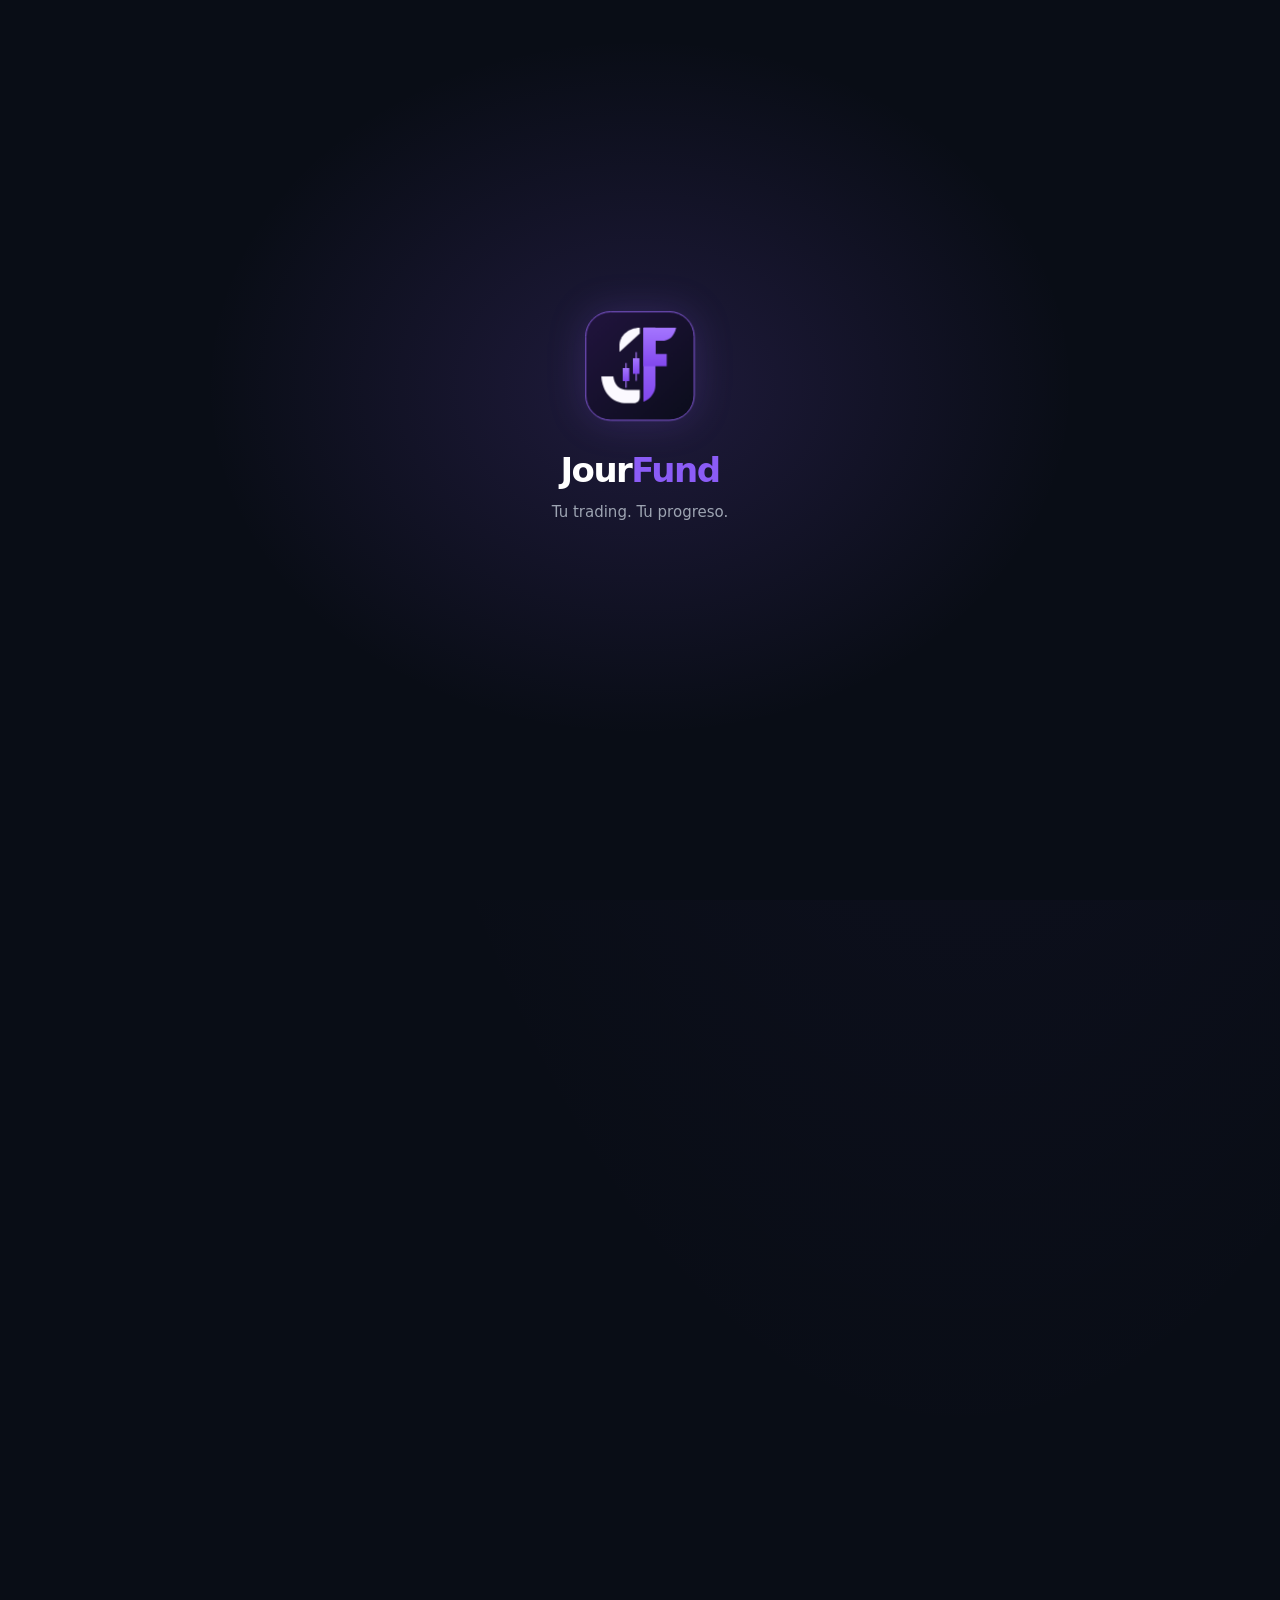
<file: index.html>
<!doctype html>
<html lang="es">
<head>
<meta charset="utf-8"><meta name="referrer" content="no-referrer"><meta http-equiv="Content-Security-Policy" content="default-src 'self'; script-src 'self' https://s3.tradingview.com; style-src 'self' 'unsafe-inline' https://fonts.googleapis.com; connect-src 'self' https://ztkthcqjxptsxgtwfcfx.supabase.co wss://ztkthcqjxptsxgtwfcfx.supabase.co; img-src 'self' data: blob: https:; font-src 'self' https://fonts.gstatic.com; frame-src https://*.tradingview.com https://*.forexfactory.com; worker-src 'self' blob:; object-src 'none'; base-uri 'self'; form-action 'self'; upgrade-insecure-requests"><link rel="stylesheet" href="./security.css?v=111"><meta name="viewport" content="width=device-width,initial-scale=1"><meta name="theme-color" content="#080918"><link rel="icon" type="image/svg+xml" href="./brand-icon.svg?v=92"><link rel="apple-touch-icon" href="./apple-touch-icon.png?v=92"><link rel="manifest" href="manifest.webmanifest?v=92">
<title>JourFund — Trading Journal</title>
<style>
:root{color-scheme:dark;--bg:#0e1015;--surface:#151821;--surface2:#1d212b;--text:#f4f5f8;--muted:#9da4b2;--border:#2b303c;--green:#32c98a;--red:#ef626c;--amber:#e1ad45;--accent:#7c6cff;--accent2:#a78bfa}
.theme-emerald{--bg:#0b1211;--surface:#121b19;--surface2:#192521;--text:#f1f7f4;--muted:#94a69f;--border:#293a35;--green:#35d39a;--red:#f06a70;--amber:#e4b55a;--accent:#18b985;--accent2:#58e0b1}
.theme-navy{--bg:#0a101b;--surface:#111a29;--surface2:#182337;--text:#f2f5fa;--muted:#91a0b6;--border:#293852;--green:#48d59d;--red:#ef6973;--amber:#e7b65a;--accent:#3f8cff;--accent2:#7ab2ff}
*{box-sizing:border-box}body{margin:0;font-family:Inter,ui-sans-serif,system-ui,-apple-system,BlinkMacSystemFont,"Segoe UI",sans-serif;background:var(--bg);color:var(--text)}#app{min-height:100vh;background:var(--bg);padding:28px 30px 42px}.wrap{max-width:1250px;margin:auto}.top{display:flex;justify-content:space-between;align-items:center;margin-bottom:24px}.brand h1{font-size:25px;margin:0 0 5px;letter-spacing:-.5px}.brand p{margin:0;color:var(--muted);font-size:13px}.phase{display:flex;gap:8px;align-items:center}.select,.btn{border:1px solid var(--border);background:var(--surface);color:var(--text);border-radius:10px;padding:10px 13px;font-weight:600}.btn{cursor:pointer}.btn.primary{background:var(--accent);border-color:var(--accent);color:white}.grid{display:grid;grid-template-columns:repeat(4,1fr);gap:12px}.card{background:var(--surface);border:1px solid var(--border);border-radius:15px;padding:18px}.label{font-size:12px;color:var(--muted);font-weight:600;text-transform:uppercase;letter-spacing:.05em}.value{font-size:25px;font-weight:750;margin-top:8px;letter-spacing:-.5px}.sub{font-size:12px;color:var(--muted);margin-top:5px}.green{color:var(--green)}.red{color:var(--red)}.amber{color:var(--amber)}.section{margin-top:18px}.section-head{display:flex;justify-content:space-between;align-items:center;margin-bottom:10px}.section h2{font-size:15px;margin:0}.progress-card{display:grid;grid-template-columns:1.5fr .8fr;gap:20px}.bar{height:13px;background:var(--surface2);border-radius:99px;overflow:hidden;margin:12px 0 8px}.fill{height:100%;background:var(--accent);border-radius:99px;transition:width .25s}.barrow{display:flex;justify-content:space-between;font-size:12px;color:var(--muted)}.limits{display:grid;gap:10px}.limit{display:flex;justify-content:space-between;align-items:center;padding:11px 12px;background:var(--surface2);border-radius:10px;font-size:13px}.pill{padding:4px 8px;border-radius:999px;font-size:11px;font-weight:700;background:color-mix(in srgb,var(--green) 14%,transparent);color:var(--green)}.calendar-card{padding:16px}.cal-head{display:flex;align-items:center;justify-content:space-between;margin-bottom:12px}.month{font-weight:750}.nav{display:flex;gap:6px}.nav button{border:1px solid var(--border);background:var(--surface);color:var(--text);width:34px;height:32px;border-radius:8px;cursor:pointer}.week,.days{display:grid;grid-template-columns:repeat(7,1fr);gap:5px}.week div{text-align:center;font-size:11px;color:var(--muted);padding:7px}.day{min-height:88px;border:1px solid var(--border);background:var(--surface2);border-radius:9px;padding:7px;cursor:pointer;position:relative}.day:hover{border-color:var(--accent)}.day.muted{opacity:.4}.num{font-size:11px;color:var(--muted)}.trade{font-size:11px;border-radius:6px;padding:5px 6px;margin-top:5px;white-space:nowrap;overflow:hidden;text-overflow:ellipsis}.trade.win{background:color-mix(in srgb,var(--green) 16%,transparent);color:var(--green)}.trade.loss{background:color-mix(in srgb,var(--red) 16%,transparent);color:var(--red)}.trade.be{background:color-mix(in srgb,var(--amber) 16%,transparent);color:var(--amber)}.stats{display:grid;grid-template-columns:repeat(6,1fr);gap:10px}.stat{background:var(--surface);border:1px solid var(--border);border-radius:12px;padding:14px}.stat .value{font-size:19px}.modal{position:fixed;inset:0;background:#0008;display:none;align-items:center;justify-content:center;padding:20px;z-index:5}.modal.show{display:flex}.modalbox{width:min(520px,100%);background:var(--surface);border:1px solid var(--border);border-radius:16px;padding:20px;box-shadow:0 20px 70px #0005}.modalhead{display:flex;justify-content:space-between;align-items:center;margin-bottom:15px}.modalhead h3{margin:0}.close{background:none;border:0;color:var(--muted);font-size:22px;cursor:pointer}.form{display:grid;grid-template-columns:1fr 1fr;gap:12px}.field{display:grid;gap:6px}.field.full{grid-column:1/-1}.field label{font-size:12px;color:var(--muted);font-weight:650}.field input,.field select,.field textarea{width:100%;border:1px solid var(--border);background:var(--surface2);color:var(--text);border-radius:9px;padding:10px;font:inherit}.field textarea{min-height:75px;resize:vertical}.actions{display:flex;justify-content:flex-end;gap:8px;margin-top:16px}.footer-note{font-size:11px;color:var(--muted);margin-top:14px}.chart{height:170px;display:flex;align-items:end;gap:5px;padding:15px 5px 0}.barcol{flex:1;display:flex;align-items:end;height:100%;position:relative}.barcol span{width:100%;background:var(--accent);border-radius:5px 5px 0 0;min-height:2px}.barcol small{position:absolute;bottom:-17px;width:100%;text-align:center;color:var(--muted);font-size:9px}.empty{color:var(--muted);font-size:13px;text-align:center;padding:35px}.danger{color:var(--red)}@media(max-width:900px){.grid{grid-template-columns:repeat(2,1fr)}.progress-card{grid-template-columns:1fr}.stats{grid-template-columns:repeat(3,1fr)}}@media(max-width:600px){#app{padding:18px 12px}.top{align-items:flex-start;gap:12px}.grid{grid-template-columns:1fr 1fr}.stats{grid-template-columns:repeat(2,1fr)}.day{min-height:70px}.trade{font-size:10px}.form{grid-template-columns:1fr}.field.full{grid-column:auto}}
:root{--logo-bg:#7c6cff}.brand{display:flex;align-items:center;gap:12px}.brand-logo{width:44px;height:44px;flex:0 0 44px;border-radius:13px;background:var(--accent);padding:8px;box-shadow:0 8px 24px color-mix(in srgb,var(--accent) 25%,transparent)}.brand-logo svg{width:100%;height:100%;display:block}.theme-switcher{display:flex;align-items:center;gap:6px;padding:4px;border:1px solid var(--border);background:var(--surface2);border-radius:12px}.theme-btn{border:0;background:transparent;color:var(--muted);padding:7px 9px;border-radius:8px;font-size:11px;font-weight:750;cursor:pointer}.theme-btn.active{background:var(--accent);color:white}.theme-label{font-size:10px;color:var(--muted);padding:0 4px 0 6px;font-weight:700;text-transform:uppercase;letter-spacing:.06em}
</style><style>
body:not(.ft-ready) #app,body:not(.ft-ready) .sidebar,body:not(.ft-ready) .mobile-nav,body:not(.ft-ready) .modal,body:not(.ft-ready) .achievement{visibility:hidden!important;pointer-events:none!important}
#welcome{display:none!important}#ftCloudGate{display:flex}body.ft-ready #ftCloudGate:not(.show){display:none}
#ftCloudGate .btn{min-height:44px}#ftCloudGate .ft-cloud-box{max-height:92vh;overflow:auto}#ftCloudGate button:disabled{opacity:.55}
#ftCloudBanner{position:fixed;right:12px;top:8px;z-index:30;background:var(--surface2);border:1px solid #293149;border-radius:10px;padding:7px 12px;font-size:11px;max-width:80vw}
</style><style id="ft-settings-navigation-v53">
@media(max-width:700px){
 .mobile-nav{grid-template-columns:repeat(6,minmax(0,1fr));gap:2px}
 .mobile-nav button{min-width:0;min-height:44px;font-size:8px;line-height:1.2}
 .mobile-nav button[data-page="ftPageSettings"]{color:var(--accent2)}
 .mobile-nav button.ft-nav-current{color:#fff;background:color-mix(in srgb,var(--accent) 18.82%,transparent);border-radius:10px}
}
</style><meta name="apple-mobile-web-app-capable" content="yes"><meta name="apple-mobile-web-app-status-bar-style" content="black-translucent"><meta name="apple-mobile-web-app-title" content="JourFund"><style id="ft-brand-v57">
#ftCloudGate{padding:max(24px,env(safe-area-inset-top)) max(20px,env(safe-area-inset-right)) max(24px,env(safe-area-inset-bottom)) max(20px,env(safe-area-inset-left));height:100dvh;overflow-y:auto;align-items:safe center;background:linear-gradient(90deg,color-mix(in srgb,var(--bg) 50.2%,transparent),color-mix(in srgb,var(--bg) 25.1%,transparent),color-mix(in srgb,var(--bg) 50.2%,transparent)),url('./auth-market.svg') center/cover no-repeat,var(--bg)}
#ftCloudGate .ft-cloud-box{position:relative;width:min(560px,100%);max-height:none;overflow:visible;border:1px solid color-mix(in srgb,var(--accent) 40.0%,transparent);border-radius:25px;padding:40px 42px 28px;background:linear-gradient(155deg,color-mix(in srgb,var(--surface) 96.08%,transparent),color-mix(in srgb,var(--bg) 96.08%,transparent));box-shadow:0 24px 100px #0008,inset 0 1px 0 color-mix(in srgb,var(--accent2) 4.31%,transparent);flex-shrink:0}
.ft57-brand{display:flex;align-items:center;justify-content:center;gap:14px;margin-bottom:30px;color:#faf9ff;font-size:clamp(25px,4vw,35px);font-weight:800;letter-spacing:-1.4px;line-height:1.2}.ft57-brand img{width:64px;height:64px;flex:none}.ft57-word span{color:var(--accent)}
#ftCloudGate h2{text-align:center;font-size:clamp(25px,4vw,33px);font-weight:800;letter-spacing:-.7px;line-height:1.25;color:#f5f4fb;margin:0 0 12px}
#ftGateIntro{text-align:center;font-size:15px;line-height:1.6;margin:0 0 28px;color:#9199b6}
#ftCloudGate .ft-cloud-tabs{border:0;border-bottom:1px solid #35394d;background:none;padding:0;gap:0;border-radius:0;margin:0 0 24px}
#ftCloudGate .ft-cloud-tabs button{border-radius:0;background:transparent!important;font-size:15px;min-height:49px;position:relative;color:#939cbd}
#ftCloudGate .ft-cloud-tabs button.active{color:#faf8ff}
#ftCloudGate .ft-cloud-tabs button.active:after{content:'';position:absolute;bottom:-1px;left:0;right:0;height:3px;background:var(--accent2);border-radius:3px;box-shadow:0 0 12px color-mix(in srgb,var(--accent) 16.86%,transparent)}
#ftCloudGate .ft-cloud-form{gap:9px}
#ftCloudGate .ft-cloud-form label{font-size:14px;font-weight:500;color:#a9b0ca;margin-top:9px}
#ftCloudGate .ft-cloud-form input{font-size:16px;height:56px;border:1px solid #363d58;border-radius:12px;background-color:var(--surface);color:#faf8ff;padding:12px 16px;outline:none;min-width:0;transition:border-color .15s,box-shadow .15s}
#ftCloudGate .ft-cloud-form input:focus{border-color:var(--accent2);box-shadow:0 0 0 3px color-mix(in srgb,var(--accent2) 45%,transparent)}
#ftAuthEmail{padding-left:49px!important;background-image:url("data:image/svg+xml,%3Csvg xmlns='http://www.w3.org/2000/svg' viewBox='0 0 24 24' fill='none' stroke='%23adb0d7' stroke-width='1.6'%3E%3Crect x='2' y='4' width='20' height='16' rx='2'/%3E%3Cpath d='m3 5 9 7 9-7'/%3E%3C/svg%3E");background-repeat:no-repeat;background-position:17px center;background-size:22px}
.ft57-password{position:relative;min-width:0}.ft57-password input{padding-left:49px!important;padding-right:55px!important;width:100%;background-image:url("data:image/svg+xml,%3Csvg xmlns='http://www.w3.org/2000/svg' viewBox='0 0 24 24' fill='none' stroke='%23adb0d7' stroke-width='1.6'%3E%3Crect x='4' y='10' width='16' height='12' rx='2'/%3E%3Cpath d='M7 10V6a5 5 0 0 1 10 0v4'/%3E%3C/svg%3E");background-repeat:no-repeat;background-position:17px center;background-size:22px}
#ft57ShowPassword{position:absolute;right:6px;top:6px;width:44px;min-height:44px;border:0;background:none;color:#aeb0d5;border-radius:8px;cursor:pointer;display:grid;place-items:center}
#ft57ShowPassword svg{width:23px;height:23px}#ft57ShowPassword[aria-pressed=true]{color:var(--accent2)}
.ft57-forgot-row{margin:4px 0 0!important;justify-content:flex-end}
#ftForgot{background:none;border:0;color:var(--accent2);font-size:13px;font-weight:500;padding:4px 0;min-height:44px;box-shadow:none}
#ftCloudGate #ftAuthSubmit{width:100%;min-height:58px;background:linear-gradient(110deg,var(--accent),var(--accent));border:1px solid var(--accent2);color:white;font-size:17px;font-weight:650;border-radius:12px;box-shadow:0 7px 25px color-mix(in srgb,var(--accent) 13.33%,transparent);position:relative;padding:14px 49px}
#ftAuthSubmit:after{content:'→';position:absolute;right:20px;top:50%;transform:translateY(-50%);font-size:27px;font-weight:400}
#ftCloudGate button:focus-visible{outline:2px solid var(--accent2);outline-offset:4px}
#ftAuthMsg{overflow-wrap:anywhere;font-size:12px;line-height:1.6;margin-bottom:0}
#ftAuthMsg.err{color:#ff9eab}#ftAuthMsg.ok{color:#acb3cc}
.brand-logo{padding:0!important;background:none!important;box-shadow:none!important}.brand-logo img{width:100%;height:100%;display:block}
#ft57Splash{position:fixed;inset:0;z-index:20000;background:radial-gradient(ellipse at 50% 38%,#34215330,transparent 60%),var(--bg);display:flex;flex-direction:column;justify-content:center;align-items:center;color:#fff;transition:opacity .25s;pointer-events:auto;padding:24px}
#ft57Splash .ft57-brand{flex-direction:column;gap:20px;font-size:clamp(34px,7vw,48px);margin:0}#ft57Splash .ft57-brand img{width:118px;height:118px}
.ft57-loader{height:32px;width:32px;border:3px solid var(--surface2);border-top-color:var(--accent2);border-left-color:var(--accent2);border-radius:50%;animation:ft57spin .85s linear infinite;margin-top:68px}
#ft57Splash.ft57-done{opacity:0;pointer-events:none}
@keyframes ft57spin{to{transform:rotate(360deg)}}
@media(max-width:600px){#ftCloudGate{padding:26px 18px;background-position:58% center}.ft57-brand{margin-bottom:25px;gap:11px;font-size:29px}.ft57-brand img{width:54px;height:54px}#ftCloudGate .ft-cloud-box{padding:26px 21px 22px;border-radius:23px}#ftCloudGate h2{font-size:26px}#ftGateIntro{font-size:14px;margin-bottom:22px}#ftCloudGate .ft-cloud-tabs button{font-size:14px}#ftCloudGate .ft-cloud-form label{font-size:13px}#ftCloudGate .ft-cloud-form input{height:54px}#ftCloudGate #ftAuthSubmit{min-height:56px}}
@media(max-height:650px){#ftCloudGate{align-items:flex-start}.ft57-brand{margin-bottom:16px}#ftGateIntro{margin-bottom:15px}#ftCloudGate .ft-cloud-box{padding-top:22px}}
@media(prefers-reduced-motion:reduce){.ft57-loader{animation:none}#ft57Splash{transition:none}}
</style><noscript><style>#ft57Splash{display:none}</style></noscript><script src="./js/01-inline.js?v=115"></script><style id="ft65SessionStyles">
.ft65-sessions{margin:0 0 20px;padding:22px;border:1px solid var(--border);border-radius:20px;background:var(--surface);min-width:0}.ft65-head{display:flex;align-items:center;justify-content:space-between;gap:16px;flex-wrap:wrap;margin-bottom:18px}.ft65-head h2{margin:0;font-size:20px;letter-spacing:-.4px}.ft65-head p{margin:6px 0 0;color:var(--muted);font-size:12px;text-transform:capitalize}.ft65-tools{display:flex;align-items:center;gap:10px;flex-wrap:wrap;font-size:12px}.ft65-tools time{font-variant-numeric:tabular-nums;font-weight:700;font-size:16px}.ft65-tools select{max-width:150px;border:1px solid var(--border);border-radius:9px;background:var(--surface2);color:var(--text);padding:8px;font:inherit}.ft65-tools select:focus-visible{outline:2px solid var(--accent);outline-offset:3px}#ft65Offset{color:var(--muted)}.ft65-cards{display:grid;grid-template-columns:repeat(4,minmax(0,1fr));gap:12px}.ft65-card{min-width:0;border:1px solid var(--border);border-radius:12px;background:var(--surface2);padding:15px}.ft65-city{display:flex;gap:9px;align-items:center;margin-bottom:10px}.ft65-city>span{font-size:24px}.ft65-city h3{font-size:14px;margin:0}.ft65-state{display:inline-flex;gap:6px;align-items:center;border-radius:30px;padding:4px 8px;font-size:11px;background:var(--surface);color:var(--muted)}.ft65-state i{width:6px;height:6px;border-radius:50%;background:currentColor}.ft65-state.is-open{color:var(--green);background:color-mix(in srgb,var(--green) 12%,transparent)}.ft65-card p{font-size:13px;font-variant-numeric:tabular-nums;margin:10px 0 6px}.ft65-card small{font-size:10px;color:var(--muted)}.ft65-timeline{position:relative;margin-top:20px;padding:30px 0 12px;border:1px solid var(--border);border-radius:12px;background:var(--bg);overflow:hidden}.ft65-ticks{position:relative;margin:0 12px 12px;height:12px;font-size:10px;color:var(--muted)}.ft65-ticks span{position:absolute;transform:translateX(-50%)}.ft65-ticks span:first-child{transform:none}.ft65-ticks span:last-child{transform:translateX(-100%)}.ft65-lanes{padding:0 12px}.ft65-lane{position:relative;height:25px;margin:6px 0;background:repeating-linear-gradient(90deg,transparent 0,transparent calc(25% - 1px),var(--border) calc(25% - 1px),var(--border) 25%);border-radius:4px}.ft65-lane-name{position:relative;z-index:2;display:inline-block;padding:4px 8px;font-size:11px;color:var(--text);background:var(--bg);border-radius:4px}.ft65-bar{position:absolute;top:2px;height:21px;border-radius:4px;background:linear-gradient(90deg,var(--accent),var(--accent2));opacity:.7}.ft65-now{position:absolute;top:12px;bottom:9px;width:1px;background:var(--text);z-index:3;pointer-events:none;opacity:.8}.ft65-now span{position:absolute;top:-4px;left:4px;font-size:10px;border-radius:4px;background:var(--surface2);padding:2px 5px}.ft65-now.at-end span{left:auto;right:4px}.ft65-foot{display:flex;align-items:start;justify-content:space-between;gap:16px;margin-top:12px}.ft65-foot p{margin:0;font-size:12px}.ft65-foot small{max-width:380px;color:var(--muted);font-size:10px;line-height:1.5}.ft65-reference{margin-top:12px;font-size:11px;color:var(--muted)}.ft65-reference summary{cursor:pointer}.ft65-reference p{line-height:1.6;max-width:850px}.ft65-sr{position:absolute;width:1px;height:1px;padding:0;margin:-1px;overflow:hidden;clip:rect(0,0,0,0);white-space:nowrap;border:0}@media(max-width:750px){.ft65-sessions{padding:16px;border-radius:16px}.ft65-cards{grid-template-columns:repeat(2,minmax(0,1fr));gap:10px}.ft65-head h2{font-size:18px}.ft65-card{padding:12px}.ft65-foot{flex-direction:column;gap:8px}.ft65-city h3{font-size:13px}.ft65-head{gap:12px}.ft65-timeline{margin-top:16px}.ft65-card p{font-size:12px}}@media(max-width:360px){.ft65-sessions{padding:12px}.ft65-tools{gap:7px}.ft65-card{padding:9px}.ft65-city{gap:6px}.ft65-city>span{font-size:20px}}

.ft65-city>span{display:grid;place-items:center;width:29px;height:29px;border:1px solid var(--border);border-radius:50%;background:color-mix(in srgb,var(--accent) 12%,var(--surface));font-size:10px;font-weight:700;letter-spacing:.04em;color:var(--accent2);flex-shrink:0}
</style>
<script src="./js/02-ft66protection.js?v=115"></script><style id="ft66Styles">.ft66-dialog{padding:0;width:min(560px,calc(100% - 24px));max-height:calc(100dvh - 32px);border:1px solid var(--border);border-radius:18px;background:var(--surface);color:var(--text);overflow:hidden}.ft66-dialog[open]{display:flex;flex-direction:column}.ft66-dialog::backdrop{background:#000b}.ft66-head{display:flex;align-items:center;justify-content:space-between;gap:10px;padding:16px;border-bottom:1px solid var(--border)}.ft66-head h3{margin:0;font-size:18px}.ft66-scroll{overflow:auto;padding:16px;min-height:0}.ft66-scroll p{font-size:13px;line-height:1.6;overflow-wrap:anywhere}.ft66-actions{display:flex;gap:8px;flex-wrap:wrap;padding:16px;border-top:1px solid var(--border);flex-shrink:0}.ft66-dialog .btn{min-height:44px}.ft66-dialog .btn:focus-visible{outline:2px solid var(--accent2);outline-offset:2px}#ft66Error{color:var(--red);margin:0}.ft66-downloads{display:flex;gap:8px;flex-wrap:wrap}.ft66-backups{margin-top:16px;color:var(--muted);font-size:12px}.ft66-backups summary{cursor:pointer}.ft66-backup-row{display:flex;align-items:center;justify-content:space-between;gap:10px;margin-top:10px}.ft66-backup-row span{overflow-wrap:anywhere}#ft66Conflict{margin-bottom:16px;padding:14px;border:1px solid var(--amber);border-radius:12px;font-size:13px}#ft66Conflict[hidden]{display:none!important}@media(max-width:450px){.ft66-actions .btn{flex:1 1 100%}.ft66-backup-row{align-items:flex-start;flex-direction:column}}@media(max-height:500px){.ft66-actions,.ft66-head{padding:8px}.ft66-actions .btn{flex:1 1 auto;font-size:11px}}

.ft66-compare{padding:10px;border:1px solid var(--border);border-radius:9px;margin:10px 0;font-size:12px}.ft66-compare summary{cursor:pointer;color:var(--accent2)}.ft66-compare p{border-top:1px solid var(--border);padding-top:8px}
</style><style id="ft67PolishStyle">body.ft-ready #ftCloudBanner{display:none!important}#ft67SyncRow{margin:-10px 0 20px;display:flex;justify-content:flex-start}#ft67SyncRow[hidden]{display:none!important}#ft67SyncBadge{display:inline-flex;gap:8px;align-items:center;max-width:100%;border:1px solid var(--border);border-radius:999px;background:var(--surface);color:var(--muted);padding:8px 12px;min-height:36px;font:inherit;font-size:11px;cursor:pointer;text-align:left}#ft67SyncBadge:focus-visible{outline:2px solid var(--accent2);outline-offset:3px}.ft67-dot{width:7px;height:7px;background:currentColor;border-radius:50%;flex:none}#ft67SyncBadge[data-mode=synced]{color:var(--green);border-color:color-mix(in srgb,var(--green) 35%,var(--border))}#ft67SyncBadge[data-mode=saving],#ft67SyncBadge[data-mode=checking]{color:var(--accent2)}#ft67SyncBadge[data-mode=offline],#ft67SyncBadge[data-mode=pending],#ft67SyncBadge[data-mode=conflict]{color:var(--amber)}#ft67SyncBadge[data-mode=storage-error]{color:var(--red)}#ft67Toast{position:fixed;right:22px;bottom:max(var(--ft67-toast-bottom,22px),env(safe-area-inset-bottom));z-index:100600;width:min(420px,calc(100% - 32px));display:flex;align-items:center;gap:12px;padding:14px;border:1px solid var(--border);border-left:3px solid var(--accent);border-radius:16px;background:var(--surface);color:var(--text);box-shadow:0 10px 35px #0006;animation:ft67-in .18s ease-out}#ft67Toast[hidden]{display:none!important}.ft67-toast-copy{flex:1;min-width:0}.ft67-toast-copy strong{display:block;font-size:14px;overflow-wrap:anywhere}.ft67-toast-copy p{font-size:12px;line-height:1.5;color:var(--muted);margin:5px 0 0;overflow-wrap:anywhere}.ft67-toast-icon{display:grid;place-items:center;flex:none;width:32px;height:32px;border-radius:50%;background:var(--surface2);color:var(--accent2);font-size:18px}#ft67Toast>button{background:none;border:0;color:var(--muted);width:36px;height:44px;flex:none;font-size:22px;cursor:pointer}#ft67Toast>button:focus-visible{outline:2px solid var(--accent2);border-radius:7px}#ft67Toast[data-kind=success]{border-left-color:var(--green)}#ft67Toast[data-kind=success] .ft67-toast-icon{background:color-mix(in srgb,var(--green) 18%,var(--surface2));color:var(--green)}#ft67Toast[data-kind=error]{border-left-color:var(--red)}#ft67Toast[data-kind=error] .ft67-toast-icon{color:var(--red)}#ft67Toast[data-kind=pending]{border-left-color:var(--amber)}#ft67Toast[data-kind=pending] .ft67-toast-icon{color:var(--amber)}@keyframes ft67-in{from{opacity:0;transform:translateY(8px)}to{opacity:1;transform:none}}@media(max-width:700px){#ft67SyncRow{margin:0 0 16px}#ft67Toast{left:16px;right:16px;width:auto;padding:12px;gap:9px}}@media(prefers-reduced-motion:reduce){#ft67Toast{animation:none}}
</style><style id="ft68GoogleStyle">#ft68Google{display:flex;align-items:center;justify-content:center;gap:12px;width:100%;min-height:44px;background:#fff;color:#1f1f1f;border:1px solid #747775;border-radius:10px;padding:12px 16px;font:500 14px Arial,sans-serif;cursor:pointer}#ft68Google:hover{background:#f4f6f8}#ft68Google:focus-visible{outline:3px solid var(--accent2);outline-offset:3px}#ft68Google:disabled{opacity:.65;cursor:wait}#ft68Google svg{flex:none}.ft68-divider{display:flex;align-items:center;gap:12px;color:var(--muted);font-size:12px;margin:18px 0}.ft68-divider:before,.ft68-divider:after{content:'';height:1px;background:var(--border);flex:1}#ft68GoogleAccess[hidden]{display:none!important}</style>
<style id="ft69EventStyle">#ft69Event{--event-color:var(--accent2);color:var(--text);width:min(440px,calc(100vw - 24px));max-width:none;max-height:calc(100dvh - 24px);border:1px solid var(--accent2);padding:0;border-radius:24px;background:var(--surface);overflow:hidden;box-shadow:0 24px 90px #0009}#ft69Event::backdrop{background:#050813cc;backdrop-filter:blur(5px)}#ft69Event[data-kind=daily]{--event-color:var(--amber)}#ft69Event[data-kind=maximum]{--event-color:var(--red)}.ft69-shell{display:flex;flex-direction:column;max-height:calc(100dvh - 26px);min-height:0}.ft69-body{overflow:auto;overscroll-behavior:contain;padding:26px 22px 16px;text-align:center;min-height:0;background:radial-gradient(ellipse at 50% 0%,color-mix(in srgb,var(--accent) 16%,transparent),transparent 58%),var(--surface)}.ft69-close{position:absolute;right:10px;top:10px;width:44px;height:44px;border:0;border-radius:50%;background:var(--surface2);color:var(--muted);font-size:26px;cursor:pointer;z-index:2}.ft69-emblem{width:100px;height:100px;border:1px solid var(--event-color);color:var(--event-color);border-radius:50%;display:grid;place-items:center;margin:0 auto 20px;background:radial-gradient(circle,color-mix(in srgb,var(--event-color) 13%,transparent),transparent 72%);box-shadow:0 0 24px color-mix(in srgb,var(--event-color) 18%,transparent);position:relative}.ft69-emblem svg{width:58px;height:58px;overflow:visible}.ft69-overline{font-size:10px;font-weight:700;letter-spacing:.12em;color:var(--event-color);margin:0 0 10px}.ft69-body h2{font-size:27px;line-height:1.18;margin:0 0 10px;text-wrap:balance;overflow-wrap:anywhere}.ft69-description{font-size:14px;line-height:1.5;color:var(--muted);margin:0 0 16px;text-wrap:balance}.ft69-account{display:inline-block;border:1px solid var(--border);border-radius:999px;background:var(--surface2);padding:7px 12px;max-width:100%;font-size:11px;line-height:1.5;overflow-wrap:anywhere;margin:0 0 16px}.ft69-metrics{display:grid;grid-template-columns:1fr 1fr;gap:10px}.ft69-metric{padding:14px 8px;border:1px solid var(--border);border-radius:14px;min-width:0;background:color-mix(in srgb,var(--surface) 80%,transparent)}.ft69-metric span{display:block;font-size:11px;color:var(--muted);line-height:1.4;margin-bottom:7px}.ft69-metric strong{font-size:23px;overflow-wrap:anywhere;line-height:1.25}.ft69-journey{display:flex;align-items:flex-start;gap:8px;margin:20px 0}.ft69-step{flex:1;min-width:0;position:relative;font-size:10px;color:var(--muted)}.ft69-step:before{content:'';position:absolute;top:13px;left:calc(-50% - 4px);width:100%;height:2px;background:var(--border)}.ft69-step:first-child:before{display:none}.ft69-step.done:before,.ft69-step.current:before{background:var(--accent)}.ft69-step i{position:relative;z-index:1;font-style:normal;width:28px;height:28px;display:grid;place-items:center;margin:0 auto 6px;border-radius:50%;background:var(--surface2);border:1px solid var(--border);color:var(--muted)}.ft69-step.done i,.ft69-step.current i{background:linear-gradient(135deg,var(--accent2),var(--accent));color:white;border-color:var(--accent2)}.ft69-step.current{color:var(--text)}.ft69-risk-progress{margin:20px 0;text-align:right;font-size:11px;color:var(--event-color)}.ft69-track{height:8px;border-radius:999px;background:var(--surface2);overflow:hidden;margin-bottom:7px}.ft69-track i{display:block;height:100%;background:var(--event-color);border-radius:inherit}.ft69-footnote{display:flex;align-items:flex-start;gap:8px;text-align:left;color:var(--muted);font-size:11px;line-height:1.5;margin:10px 0 0}.ft69-info{display:grid;place-items:center;width:18px;height:18px;border:1px solid var(--muted);border-radius:50%;flex:none;font-size:11px}.ft69-actions{display:grid;gap:8px;padding:12px 22px max(16px,env(safe-area-inset-bottom));background:var(--surface);border-top:1px solid var(--border);flex-shrink:0}.ft69-actions .btn{width:100%;min-height:46px;white-space:normal}.ft69-close:focus-visible,.ft69-actions .btn:focus-visible{outline:3px solid var(--accent2);outline-offset:2px}.ft69-spark{position:absolute;width:5px;height:5px;background:#deb45e;transform:rotate(35deg)}.ft69-spark.a{left:-10px;top:28px}.ft69-spark.b{right:-11px;top:13px}.ft69-spark.c{left:4px;bottom:1px}.ft69-spark.d{right:-7px;bottom:15px}@media(max-width:360px){.ft69-body{padding:20px 14px 12px}.ft69-body h2{font-size:23px}.ft69-emblem{width:76px;height:76px;margin-bottom:15px}.ft69-emblem svg{width:46px;height:46px}.ft69-actions{padding-left:14px;padding-right:14px}.ft69-metric strong{font-size:20px}}@media(max-height:520px){.ft69-emblem{width:64px;height:64px;margin-bottom:10px}.ft69-emblem svg{width:40px;height:40px}.ft69-body{padding-top:18px}}@media(prefers-reduced-motion:no-preference){#ft69Event[open] .ft69-emblem{animation:ft69-arrive .3s ease-out}@keyframes ft69-arrive{from{opacity:0;transform:scale(.93)}to{opacity:1;transform:none}}}
</style>
<style id="ft70GroupsStyle">.ft70-toolbar{display:flex;gap:12px;align-items:center;flex-wrap:wrap;margin:0 0 18px;grid-column:1/-1}.ft70-tabs{display:flex;gap:6px;border:1px solid var(--border);border-radius:12px;overflow:hidden;padding:4px;background:var(--surface)}.ft70-tabs button{border:0;border-radius:8px;background:transparent;color:var(--muted);padding:11px 18px;min-height:44px;cursor:pointer;font:inherit;font-size:13px}.ft70-tabs button.active{color:var(--accent2);background:color-mix(in srgb,var(--accent) 13%,var(--surface));box-shadow:inset 0 -2px var(--accent)}.ft70-selector{margin-left:auto}.ft70-selector select{max-width:280px}.ft70-individual{display:grid;gap:16px;min-width:0;grid-column:1/-1}.ft70-group-view{display:grid;gap:18px;min-width:0;grid-column:1/-1}.ft70-card{padding:22px;background:linear-gradient(130deg,color-mix(in srgb,var(--surface) 95%,var(--accent)),var(--surface));border:1px solid var(--border);border-radius:16px;min-width:0}.ft70-card h3{margin:0 0 16px;font-size:18px}.ft70-card p{color:var(--muted);font-size:13px;line-height:1.6;margin:8px 0}.ft70-card small{display:block;color:var(--muted);font-size:11px;line-height:1.5}.ft70-group-head{display:flex;align-items:center;gap:16px}.ft70-group-head h3{margin:0;font-size:22px;overflow-wrap:anywhere}.ft70-group-head p{margin:6px 0 0}.ft70-group-mark{width:56px;height:56px;flex:none;display:grid;place-items:center;border-radius:13px;background:linear-gradient(135deg,var(--surface2),color-mix(in srgb,var(--accent) 35%,var(--surface)));color:var(--accent2);font-size:32px}.ft70-head-actions{margin-left:auto;display:flex;gap:10px;flex-wrap:wrap}.ft70-metrics{display:grid;grid-template-columns:repeat(4,minmax(0,1fr));gap:14px}.ft70-metrics .ft70-card{display:grid;gap:10px;padding:22px 18px}.ft70-metrics span{font-size:12px;color:var(--muted)}.ft70-metrics strong{font-size:28px;font-variant-numeric:tabular-nums;overflow-wrap:anywhere}.ft70-workspace{display:grid;grid-template-columns:minmax(0,2fr) minmax(230px,1fr);gap:18px;align-items:stretch}.ft70-heading{display:flex;align-items:center;justify-content:space-between;gap:12px;flex-wrap:wrap;margin-bottom:14px}.ft70-heading h3{margin:0}.ft70-heading>span{font-size:11px;color:var(--accent2)}.ft70-table-wrap{overflow:auto;max-width:100%;overscroll-behavior-x:contain}.ft70-table{width:100%;border-collapse:collapse;text-align:left;font-size:12px;white-space:nowrap}.ft70-table th{font-size:11px;color:var(--muted);font-weight:500;background:var(--surface2)}.ft70-table td,.ft70-table th{padding:13px 10px;border-bottom:1px solid var(--border)}.ft70-table td small{font-size:10px;margin-top:5px;white-space:normal;max-width:180px}.ft70-link{border:0;background:transparent;color:var(--text);padding:5px 0;cursor:pointer;font:inherit;text-align:left}.ft70-link:hover{color:var(--accent2)}.ft70-last{display:flex;flex-direction:column;gap:8px}.ft70-last .ft70-asset{font-size:22px;font-weight:600;margin-top:10px}.ft70-last>strong{font-size:30px}.ft70-last p{margin:0}.ft70-last small{margin-bottom:14px}.ft70-last .btn{margin-top:auto}.ft70-card>.ft70-tabs{width:fit-content;margin-bottom:20px}.ft70-card .ft70-card{background:var(--surface2);margin-top:14px}.ft70-row-actions{display:flex;gap:6px}.ft70-row-actions .btn{min-height:38px;font-size:11px;padding:7px 10px}.ft70-empty{text-align:center;padding:48px 20px}.ft70-empty .ft70-group-mark{margin:0 auto 20px}.ft70-empty .btn{margin-top:20px}.ft70-progress{height:8px;border-radius:8px;background:var(--surface2);overflow:hidden}.ft70-progress i{display:block;height:100%;background:linear-gradient(90deg,var(--accent),var(--accent2))}.ft70-goal{display:grid;gap:12px}.ft70-goal strong{font-size:25px}.ft70-goal h3{margin-bottom:8px}.ft70-goal .btn{justify-self:start}#ft70Dialog{width:min(700px,calc(100vw - 24px));max-width:none;max-height:calc(100dvh - 24px);padding:0;border:1px solid var(--border);border-radius:20px;background:var(--surface);color:var(--text);overflow:hidden}#ft70Dialog::backdrop{background:#050813cc;backdrop-filter:blur(5px)}#ft70Form{display:flex;flex-direction:column;max-height:calc(100dvh - 26px);margin:0}#ft70Form header{display:flex;align-items:center;gap:12px;justify-content:space-between;border-bottom:1px solid var(--border);padding:16px 20px;flex-shrink:0}#ft70Form h2{font-size:20px;line-height:1.3;margin:0}#ft70Form footer{display:flex;gap:10px;justify-content:flex-end;padding:14px 20px max(14px,env(safe-area-inset-bottom));border-top:1px solid var(--border);flex-shrink:0}#ft70Form footer .btn{min-height:46px}.ft70-dialog-body{padding:20px;overflow:auto;min-height:0;display:grid;gap:14px}.ft70-dialog-body label{display:grid;gap:7px;font-size:12px;color:var(--muted)}.ft70-dialog-body input:not([type=checkbox]),.ft70-dialog-body select,.ft70-dialog-body textarea{width:100%;min-width:0;box-sizing:border-box;padding:11px;border-radius:10px;border:1px solid var(--border);background:var(--surface2);color:var(--text);font:inherit;font-size:16px;min-height:44px}.ft70-dialog-body input:disabled{opacity:.5}.ft70-dialog-body input[type=checkbox]{accent-color:var(--accent);width:20px;height:20px;flex:none}.ft70-fields{display:grid;grid-template-columns:1fr 1fr;gap:12px}.ft70-members{display:grid;gap:10px}.ft70-member{padding:14px;border:1px solid var(--border);border-radius:12px;display:grid;gap:12px}.ft70-member>label:first-child,.ft70-check{display:flex!important;align-items:center;gap:10px;color:var(--text)!important}.ft70-member small,.ft70-check small{display:block;color:var(--muted);font-size:11px;margin-top:4px}.ft70-member:has(input[type=checkbox]:disabled){opacity:.6}.ft70-nickname{display:grid;grid-template-columns:130px 1fr;align-items:center}.ft70-batch-rows{display:grid;gap:12px}.ft70-batch-row{display:grid;grid-template-columns:minmax(0,1.3fr) minmax(0,1fr);gap:12px;padding:14px;border:1px solid var(--border);border-radius:12px;background:var(--surface2)}.ft70-batch-row:has([data-debit]){grid-template-columns:minmax(0,1.2fr) minmax(0,1fr) minmax(0,1fr)}.ft70-preview{padding:14px;border:1px solid var(--accent);border-radius:12px;color:var(--accent2);font-size:14px;line-height:1.5}.ft70-detail{padding:16px;border:1px solid var(--border);border-radius:12px;display:grid;gap:8px}.ft70-detail p{margin:0;white-space:pre-wrap;overflow-wrap:anywhere}.ft70-detail span,.ft70-detail small{color:var(--muted)}#ft70Error{color:var(--red);font-size:12px;line-height:1.5;margin:0;padding:0 20px 12px;flex-shrink:0}#ft70Error:empty{display:none}.ft70-danger{color:var(--red)!important}.ft70-group-mode>.ft-page-head>#ft61Hero-accounts,.ft70-group-mode>.ft-page-head>#ft61Hero-withdrawals,.ft70-group-mode>.ft-page-head>#ft61Hero-objectives{display:none!important}.ft70-group-mode .ft60-ops-hero>#ft60AddTrade{display:none!important}.ft70-table button:focus-visible,.ft70-tabs button:focus-visible{outline:2px solid var(--accent2);outline-offset:2px}@media(max-width:1000px){.ft70-group-head{flex-wrap:wrap}.ft70-head-actions{flex-basis:100%;margin-left:0}.ft70-workspace{grid-template-columns:1fr}.ft70-last{display:grid;grid-template-columns:1fr 1fr}.ft70-last h3,.ft70-last small,.ft70-last .btn{grid-column:1/-1}}@media(max-width:600px){.ft70-toolbar{gap:8px}.ft70-tabs button{padding:10px 12px}.ft70-selector{margin-left:0;flex:1;min-width:0}.ft70-selector select{max-width:100%;width:100%}.ft70-toolbar>.btn{font-size:12px}.ft70-metrics{grid-template-columns:1fr 1fr;gap:10px}.ft70-metrics .ft70-card{padding:16px 12px}.ft70-metrics strong{font-size:23px}.ft70-card{padding:16px}.ft70-group-head h3{font-size:18px}.ft70-group-mark{width:44px;height:44px;font-size:26px}.ft70-head-actions{display:grid;grid-template-columns:1fr;gap:8px}.ft70-head-actions .btn{width:100%}.ft70-table td,.ft70-table th{padding:12px 8px}.ft70-table-wrap{border-radius:10px}.ft70-batch-row,.ft70-batch-row:has([data-debit]){grid-template-columns:1fr 1fr}.ft70-batch-row>.ft70-check{grid-column:1/-1}.ft70-batch-row:not(:has([data-debit]))>label:last-child{grid-column:1/-1}.ft70-nickname{grid-template-columns:1fr}.ft70-dialog-body{padding:16px}.ft70-fields{gap:10px}#ft70Form header{padding:14px 16px}#ft70Form h2{font-size:18px}#ft70Form footer{padding-left:16px;padding-right:16px}#ft70Form footer>.btn{flex:1}.ft70-card>.ft70-tabs{width:auto}.ft70-heading .btn{width:100%}}@media(max-width:360px){.ft70-metrics strong{font-size:20px}.ft70-toolbar>.btn{flex-basis:100%}.ft70-fields{grid-template-columns:1fr}.ft70-group-head{gap:10px}.ft70-last{grid-template-columns:1fr}.ft70-table{font-size:11px}}

#ftPageAccounts.ft70-group-mode .ft61-art{background-image:url("./operations-scene.webp")!important;background-position:center 45%}.ft70-group-mode .ft-page-head{min-height:190px}

.ft70-link{min-height:0;line-height:18px;padding:0}.ft70-table td small{margin-top:2px;line-height:12px}.ft70-last{justify-content:flex-start}.ft70-last .btn{margin-top:18px}

@media(max-width:600px){.ft70-selector{order:3;flex-basis:100%;margin:0}.ft70-toolbar>.btn{margin-left:auto}.ft70-selector select{max-width:none;width:100%}}

.ft71-create{border-top:1px solid var(--border);padding-top:12px;font-size:12px}.ft71-create summary{cursor:pointer;color:var(--accent2);padding:8px 0;min-height:28px}.ft71-create[open] summary{margin-bottom:10px}.ft71-create .full{grid-column:1/-1}.ft71-example{padding:12px;border-radius:10px;background:var(--surface2);color:var(--muted);font-size:12px;line-height:1.5}.ft70-member:has(input[type=checkbox]:disabled){opacity:1}.ft70-member input[type=checkbox]:disabled+span{opacity:.55}
</style><style>#ft72RiskStatus{margin:0 0 18px;padding:14px 18px;border:1px solid var(--amber);border-radius:14px;background:var(--surface);color:var(--text);font-size:13px}#ft72RiskStatus summary{cursor:pointer;color:var(--amber);min-height:24px}.ft72-risk-row{display:flex;gap:14px;align-items:center;justify-content:space-between;border-top:1px solid var(--border);padding:12px 0;flex-wrap:wrap}.ft72-risk-row small{display:block;color:var(--muted);font-size:12px;line-height:1.5;margin-top:5px}#ft72TradeError{grid-column:1/-1;color:var(--red);font-size:13px;line-height:1.5}#ft72TradeError:empty{display:none}</style><style>.ft73-gallery{display:grid;grid-template-columns:repeat(auto-fit,minmax(140px,1fr));gap:10px}.ft73-shot img{width:100%;height:140px;object-fit:contain;border:1px solid var(--border);border-radius:12px;background:var(--surface2)}.ft73-shot .btn{width:100%;margin-top:6px}.ft73-image-error{color:var(--red);font-size:13px}#ft73Viewer{padding:20px;border:1px solid var(--border);border-radius:20px;background:var(--surface);color:var(--text);max-width:95vw;width:900px;max-height:90dvh;overflow:auto}#ft73Viewer::backdrop{background:#000a}.ft73-view-body{display:grid;gap:16px}.ft73-view-body img{max-width:100%;max-height:72dvh;object-fit:contain}#ft73Viewer header{display:flex;justify-content:space-between;align-items:center}.ft73-image-error:empty{display:none}#ft73Lots{width:100%}</style><style id="ft87-first-paint">#ft57Splash{display:block;background:radial-gradient(ellipse at 50% 43%,color-mix(in srgb,var(--accent) 17%,transparent),transparent 48%),var(--bg)}.ft86-intro-mark{position:absolute;top:calc(50% - 140px);left:calc(50% - 56px);width:112px;height:112px}.ft86-intro-mark svg{width:100%;height:100%;overflow:visible}.ft86-piece,.ft86-tile{opacity:0;transform-box:fill-box;transform-origin:center}.ft86-word{position:absolute;top:50%;left:0;width:100%;font-size:34px;font-weight:800;letter-spacing:-1.3px;text-align:center;opacity:0}.ft86-word span{color:var(--accent)}.ft86-tag{position:absolute;top:calc(50% + 53px);left:0;width:100%;margin:0;text-align:center;color:var(--muted);font-size:15px;opacity:0}</style><style id="jf95-day-edit">#dayModal .day-trade-actions .icon-btn{min-width:44px;min-height:44px;display:inline-flex;align-items:center;justify-content:center}#dayModal .day-trade-actions{flex-shrink:0;gap:4px}@media(max-width:480px){#dayModal .day-trade{grid-template-columns:minmax(0,1fr)}#dayModal .day-trade-main{min-width:0;flex:1 1 180px}#dayModal .day-trade-actions{margin-left:auto}}</style><link rel="stylesheet" href="./language.css?v=97">
<style>
.ft104-pager{display:flex;align-items:center;justify-content:space-between;gap:12px;flex-wrap:wrap;margin-top:14px;padding-top:12px;border-top:1px solid var(--border,#303346)}
.ft104-pager[hidden]{display:none}
.ft104-page-status{font-size:12px;color:var(--muted,#a4aabe);font-variant-numeric:tabular-nums}
.ft104-page-buttons{display:flex;gap:8px}
.ft104-page-buttons .btn{min-width:44px;min-height:44px;padding:8px 14px}
.ft104-page-buttons .btn:disabled{opacity:.4;cursor:default}
.ft61-history .ft61-table td{padding-top:10px;padding-bottom:10px}
.ft61-history .ft61-row-actions{flex-wrap:nowrap}
@media(max-width:480px){.ft104-pager{gap:8px}.ft104-page-status{font-size:11px}.ft104-page-buttons .btn{padding:8px 10px}}
</style><script src="./js/03-inline.js?v=115"></script><style id="jf-skip-style">.jf-skip{position:fixed;left:12px;top:-60px;z-index:100000;padding:12px 16px;border-radius:10px;background:#fff;color:#111;font:600 15px/1.2 system-ui,sans-serif;text-decoration:none}.jf-skip:focus{top:12px;outline:3px solid #7c5cff;outline-offset:2px}#app:focus{outline:none}</style></head>
<style>
/* JourFund — dashboard redesign inspired by the supplied reference */
:root{--accent:#7c5cff;--accent2:#a78bfa;--sidebar:#0a0d16;--sidebar2:#111526;--glow:color-mix(in srgb,var(--accent) 28%,transparent)}
body{background:var(--bg);overflow-x:hidden}
#app{padding:0;min-height:100vh;background:radial-gradient(circle at 78% 0%,color-mix(in srgb,var(--accent) 7%,transparent),transparent 32%),var(--bg)}
.wrap{max-width:none;margin:0;padding:28px 34px 52px 286px;min-height:100vh}
.top{margin:0 0 20px;padding:0 0 20px;border-bottom:1px solid var(--surface2);align-items:flex-start;gap:22px}
.brand h1{font-size:31px;font-weight:800;letter-spacing:-1.2px}.brand p{font-size:13px;color:#8993aa}
.brand-logo{width:46px;height:46px;border-radius:14px;box-shadow:0 10px 30px var(--glow)}
.phase{max-width:920px;justify-content:flex-end;gap:7px}
.phase .select,.phase .btn{background:var(--surface);border-color:#252d42;border-radius:10px;padding:10px 12px;font-size:12px}
.phase .btn.primary{background:linear-gradient(135deg,var(--accent),var(--accent2));border-color:var(--accent);box-shadow:0 8px 24px var(--glow)}
.theme-switcher{display:none}
.account-strip{background:var(--surface);border-color:var(--surface2);border-radius:12px;padding:12px 15px;margin-bottom:14px;box-shadow:0 10px 28px #0003}
.account-strip strong{font-size:13px}.account-strip .pill{background:#142c25;color:#4de2a8}
.grid{grid-template-columns:repeat(4,minmax(0,1fr));gap:12px}
.card{background:linear-gradient(180deg,var(--surface),var(--surface));border-color:var(--surface2);border-radius:14px;box-shadow:0 10px 28px #0002}
.grid .card{min-height:126px;position:relative;overflow:hidden}.grid .card:after{content:"";position:absolute;right:-35px;bottom:-45px;width:130px;height:100px;background:radial-gradient(circle,var(--glow),transparent 68%);pointer-events:none}
.label{color:#8792a9;font-size:11px}.value{font-size:28px}.sub{color:#7f8aa1}
.section{margin-top:16px}.section h2{font-size:17px;letter-spacing:-.2px}.section-head{margin-bottom:10px}
.progress-card{grid-template-columns:1.35fr .8fr;gap:22px;padding:20px}.progress-card .value{font-size:32px}
.bar{height:10px;background:var(--surface2)}.fill{background:linear-gradient(90deg,var(--accent),var(--accent2));box-shadow:0 0 18px var(--glow)}
.limit{background:var(--surface2);border:1px solid var(--surface2)}.limit strong{font-size:13px}
.calendar-card{padding:15px;background:var(--surface)}.day{background:var(--surface2);border-color:var(--surface2)}.day:hover{border-color:var(--accent);box-shadow:0 0 0 1px color-mix(in srgb,var(--accent) 20.0%,transparent)}.trade{font-size:10px}
.stats{gap:10px}.stat{background:var(--surface2);border-color:var(--surface2)}.stat .value{font-size:20px}
.chart{height:250px;padding:25px 8px 5px;gap:7px;border-top:1px solid var(--surface2);margin-top:5px;background:linear-gradient(180deg,var(--surface),var(--surface))}
.barcol span{background:linear-gradient(180deg,var(--accent2),var(--accent));box-shadow:0 0 14px color-mix(in srgb,var(--accent) 14.51%,transparent)}.barcol small{font-size:9px}
.pill{background:#152c25;color:#45dda1}.danger{color:var(--red)}
/* desktop composition: balance cards → chart/objective → calendar/statistics/risk */
.wrap>.section:nth-child(4){grid-column:2;grid-row:4;margin-top:0}
.wrap>.section:nth-child(8){grid-column:1;grid-row:4;margin-top:0}
.wrap>.section:nth-child(5),.wrap>.section:nth-child(6),.wrap>.section:nth-child(7){grid-column:1/-1}
.wrap>.section:nth-child(5){grid-row:5}.wrap>.section:nth-child(6){grid-row:6}.wrap>.section:nth-child(7){grid-row:7}
.wrap>.section:nth-child(4) .progress-card{height:100%;grid-template-columns:1fr;align-content:start}.wrap>.section:nth-child(4) .limits{margin-top:8px}
.sidebar{position:fixed;z-index:10;left:0;top:0;bottom:0;width:252px;padding:26px 18px;background:linear-gradient(180deg,var(--bg),var(--bg));border-right:1px solid var(--surface2);display:flex;flex-direction:column}
.side-brand{display:flex;align-items:center;gap:10px;padding:4px 8px 28px}.side-brand-mark{width:38px;height:38px;border-radius:11px;background:linear-gradient(135deg,var(--accent),var(--accent2));display:grid;place-items:center;box-shadow:0 8px 22px color-mix(in srgb,var(--accent) 20.78%,transparent)}.side-brand-mark svg{width:24px}.side-brand-name{font-weight:800;font-size:20px}.side-brand-name span{color:var(--accent)}.side-nav{display:grid;gap:7px}.side-btn{border:1px solid transparent;background:transparent;color:#8993aa;border-radius:10px;padding:12px 13px;display:flex;align-items:center;gap:12px;font:600 13px inherit;text-align:left;cursor:pointer}.side-btn:hover,.side-btn.active{background:var(--surface2);color:#f5f6fb;border-color:#29234a}.side-btn.active{box-shadow:inset 3px 0 var(--accent)}.side-icon{width:22px;text-align:center;font-size:17px}.side-bottom{margin-top:auto;display:grid;gap:7px}.mobile-nav{display:none}
.dashboard-kicker{display:flex;align-items:center;gap:8px;color:#7f8aa1;font-size:11px;margin-bottom:5px}.live-dot{width:7px;height:7px;border-radius:50%;background:#31d497;box-shadow:0 0 10px #31d497}
@media(max-width:1050px){.wrap{padding-left:270px;padding-right:20px}.grid{grid-template-columns:repeat(2,1fr)}.top{flex-direction:column}.phase{justify-content:flex-start}.wrap>.section:nth-child(4),.wrap>.section:nth-child(8){grid-column:1/-1}.wrap>.section:nth-child(8){grid-row:auto}.wrap>.section:nth-child(4){grid-row:auto}}
@media(max-width:700px){.sidebar{display:none}.wrap{padding:18px 14px 82px}.top{padding-bottom:15px;margin-bottom:14px}.brand h1{font-size:25px}.phase{width:100%;max-width:none;justify-content:flex-start}.phase .select{flex:1;min-width:0}.phase .btn:not(.primary){display:none}.grid{grid-template-columns:1fr 1fr}.grid .card{min-height:110px}.value{font-size:23px}.progress-card{grid-template-columns:1fr}.calendar-card{overflow:auto}.week,.days{min-width:620px}.mobile-nav{position:fixed;display:grid;grid-template-columns:repeat(5,1fr);left:10px;right:10px;bottom:10px;z-index:12;background:color-mix(in srgb,var(--surface) 93.33%,transparent);border:1px solid #2a3248;border-radius:16px;padding:7px;backdrop-filter:blur(16px);box-shadow:0 16px 40px #0007}.mobile-nav button{border:0;background:transparent;color:#8d97ac;font:600 9px inherit;padding:5px 2px}.mobile-nav button:first-child{color:#fff}.mobile-nav span{display:block;font-size:16px;margin-bottom:2px}.account-strip{font-size:11px}.wrap>.section:nth-child(4),.wrap>.section:nth-child(8){grid-column:1/-1}}
</style>
<body>
<a class="jf-skip" href="#app" data-jf-action="skip">Saltar al contenido</a><div id="ft57Splash" role="status" aria-label="Abriendo JourFund"><div class="ft86-intro-mark"><svg aria-hidden="true" xmlns="http://www.w3.org/2000/svg" viewBox="0 0 256 256"><defs><linearGradient id="jfPurple" x1="0" y1="0" x2="0" y2="1"><stop stop-color="#a576ff"/><stop offset="1" stop-color="#8248ee"/></linearGradient><linearGradient id="jfBg" x1="0" y1="0" x2="1" y2="1"><stop stop-color="#21143e"/><stop offset="1" stop-color="#0b0d1b"/></linearGradient></defs><rect class="ft86-tile" x="4" y="4" width="248" height="248" rx="57" fill="url(#jfBg)" stroke="#9464ef" stroke-width="2"/><g transform="translate(23 14) scale(.83)"><path class="ft86-piece ft86-top" d="M126 32C94 32 70 55 70 80V99L126 48Z" fill="#fbf9ff"/>
<path class="ft86-piece ft86-stem" d="M20 166H53C56 190 69 203 92 203H126V222C126 234 119 240 107 240H91C50 240 23 211 20 166Z" fill="#fbf9ff"/>
<path class="ft86-piece ft86-middle" d="M136 32H169V190C169 211 156 228 136 236Z" fill="url(#jfPurple)"/>
<path class="ft86-piece ft86-trend" d="M136 32H226C220 57 207 68 186 68H169V104H200V138H136Z" fill="url(#jfPurple)"/>
<path class="ft86-piece ft86-wick-white" d="M88 129V197" fill="none" stroke="#ab7aff" stroke-width="3"/>
<path class="ft86-piece ft86-candle-white" d="M79 143H97V179H79Z" fill="url(#jfPurple)"/>
<path class="ft86-piece ft86-wick-purple" d="M116 99V178" fill="none" stroke="#ab7aff" stroke-width="3"/>
<path class="ft86-piece ft86-candle-purple" d="M107 116H125V159H107Z" fill="url(#jfPurple)"/></g></svg></div><div class="ft86-word">Jour<span>Fund</span></div><p class="ft86-tag">Tu trading. Tu progreso.</p></div><aside class="sidebar"><div class="side-brand"><div class="side-brand-mark"><img src="./brand-icon.svg?v=92" alt="" width="38" height="38"></div><div class="side-brand-name">Jour<span>Fund</span></div></div><nav class="side-nav"><button class="side-btn active" data-jf-action="top"><span class="side-icon">⌂</span>Resumen</button><button class="side-btn" data-jf-action="scroll-calendar"><span class="side-icon">▤</span>Operaciones</button><button class="side-btn" data-jf-action="focus-account"><span class="side-icon">▣</span>Cuentas</button><button class="side-btn" data-jf-action="open-pa"><span class="side-icon">↗</span>Retiros</button></nav><div class="side-bottom"><button class="side-btn" data-jf-action="scroll-section4"><span class="side-icon">⚙</span>Configuración</button></div></aside><div class="mobile-nav"><button data-jf-action="top"><span>⌂</span>Inicio</button><button data-jf-action="scroll-calendar"><span>▤</span>Operaciones</button><button data-jf-action="focus-account"><span>▣</span>Cuentas</button><button data-jf-action="open-pa"><span>↗</span>Retiros</button><button data-jf-action="scroll-section4"><span>⚙</span>Más</button></div><div class="welcome" id="welcome"><div class="welcome-box"><div class="welcome-kicker">JOURFUND</div><div class="welcome-title">Bienvenido a JourFund.</div><div class="welcome-sub">¿Listo para lo de hoy? 🎯</div><div class="welcome-quote">No necesitás ganar hoy. Necesitás ejecutar bien.</div><button class="btn primary" id="startBtn">Vamos</button></div></div><div id="app"><div class="wrap" style="display:grid;grid-template-columns:minmax(0,1fr) minmax(320px,420px);column-gap:16px">
<div class="top"><div class="brand"><div class="brand-logo" aria-label="Logo JourFund"><img src="./brand-icon.svg?v=92" alt="" width="44" height="44"></div><div><h1>Jour<span class="jf-brand-accent">Fund</span></h1><p>Trading journal · tus cuentas · tu progreso</p></div></div><div class="phase"><div class="theme-switcher"><span class="theme-label">Tema</span><button class="theme-btn active" data-theme="violet">Violet</button><button class="theme-btn" data-theme="emerald">Emerald</button><button class="theme-btn" data-theme="navy">Navy</button></div><select id="account" class="select" aria-label="Cuenta"></select><select id="phase" class="select" aria-label="Fase"></select><button class="btn" id="paBtn">💎 PA / Retiros</button><button class="btn" id="newAccount">+ Cuenta</button><button class="btn" id="exportBtn">⬇ Respaldo</button><button class="btn" id="importBtn">⬆ Importar</button><button class="btn" id="installBtn" style="display:none">▣ Instalar</button><button class="btn primary" id="addTop">+ Operación</button></div></div>
<div class="account-strip" id="accountStrip"><strong id="accountName">Cuenta</strong><span class="pill" id="accountStatus">🟢 Activa</span></div>
<div class="grid"><div class="card"><div class="label">Balance actual</div><div class="value" id="balance">$5,000</div><div class="sub" id="balanceSub">Inicial $5,000</div></div><div class="card"><div class="label">P&L acumulado</div><div class="value" id="pnl">$0</div><div class="sub" id="pnlPct">0.00%</div></div><div class="card"><div class="label">Win rate</div><div class="value" id="winrate">—</div><div class="sub" id="tradesCount">0 operaciones</div></div><div class="card"><div class="label">Días operados</div><div class="value" id="days">0 / 5</div><div class="sub">mínimo de trading days</div></div></div>
<div class="section"><div class="card progress-card"><div><div class="label" id="targetLabel">Objetivo Fase 1</div><div class="value" id="targetAmount">$400</div><div class="bar"><div class="fill" id="progressFill" style="width:0%"></div></div><div class="barrow"><span id="progressText">$0 / $400</span><strong id="progressPct">0%</strong></div><div class="sub" id="remaining">Faltan $400 para el objetivo</div></div><div class="limits"><div class="limit"><span>Pérdida diaria disponible</span><strong id="daily">$250</strong></div><div class="limit"><span>Pérdida máxima disponible</span><strong id="maxloss">$500</strong></div><div class="limit"><span>Riesgo máximo</span><strong id="riskMax">$150</strong></div></div></div></div>
<div class="section"><div class="section-head"><h2>📅 Calendario de operaciones</h2><span class="sub">Haz clic en un día para registrar una operación</span></div><div class="card calendar-card"><div class="cal-head"><button class="nav" id="prev"><span>‹</span></button><div class="month" id="month"></div><button class="nav" id="next"><span>›</span></button></div><div class="week" id="week"></div><div class="days" id="daysGrid"></div></div></div>
<div class="section"><div class="section-head"><h2>📊 Estadísticas</h2></div><div class="stats"><div class="stat"><div class="label">Wins</div><div class="value green" id="wins">0</div></div><div class="stat"><div class="label">Losses</div><div class="value red" id="losses">0</div></div><div class="stat"><div class="label">BE</div><div class="value amber" id="bes">0</div></div><div class="stat"><div class="label">R acumuladas</div><div class="value" id="rTotal">0.00R</div></div><div class="stat"><div class="label">Mejor trade</div><div class="value green" id="best">$0</div></div><div class="stat"><div class="label">Peor trade</div><div class="value red" id="worst">$0</div></div></div></div>
<div class="section"><div class="card"><div class="section-head"><h2>🚦 Gestión de riesgo</h2><span class="pill" id="riskStatus">🟢 Riesgo controlado</span></div><div class="stats"><div class="stat"><div class="label">Profit Factor</div><div class="value" id="profitFactor">—</div></div><div class="stat"><div class="label">Drawdown actual</div><div class="value red" id="drawdown">0.00%</div></div><div class="stat"><div class="label">Racha actual</div><div class="value" id="streak">—</div></div><div class="stat"><div class="label">Peor racha</div><div class="value red" id="worstStreak">0 Losses</div></div><div class="stat"><div class="label">Pérdida diaria</div><div class="value" id="dailyRiskText">$0 / $250</div></div><div class="stat"><div class="label">Drawdown máximo</div><div class="value" id="maxRiskText">$0 / $500</div></div></div><div class="sub" id="riskMessage">Seguimiento automático de los límites configurados.</div></div></div>
<div class="section"><div class="card"><div class="section-head"><h2>📈 Evolución del balance</h2><span class="sub">últimas operaciones</span></div><div class="chart" id="chart"><div class="empty">Registra operaciones para ver la evolución.</div></div></div></div>
<div class="footer-note">Límites configurados según los datos de tu cuenta. El control de pérdida diaria se basa en las operaciones registradas en este diario y no sustituye el cálculo oficial de la firma.</div>
</div></div>
<input id="importFile" type="file" accept=".json" style="display:none"><div class="modal" id="modal"><div class="modalbox"><div class="modalhead"><h3 id="modalTitle">Nueva operación</h3><button class="close" id="close" aria-label="Cerrar">×</button></div><form id="form"><div class="field"><label for="date">Fecha</label><input id="date" type="date" required></div><div class="field"><label for="asset">Activo</label><select id="asset"><optgroup label="Metales"><option value="XAUUSD">XAUUSD · Oro / Dólar</option><option value="XAGUSD">XAGUSD · Plata / Dólar</option></optgroup><optgroup label="Índices"><option value="SP500">SP500 · S&amp;P 500 · US500</option><option value="NAS100">NAS100 · Nasdaq 100 · US100</option></optgroup><optgroup label="Forex · principales"><option value="EURUSD">EURUSD · EUR / USD</option><option value="GBPUSD">GBPUSD · GBP / USD</option><option value="USDJPY">USDJPY · USD / JPY</option><option value="USDCHF">USDCHF · USD / CHF</option><option value="USDCAD">USDCAD · USD / CAD</option><option value="AUDUSD">AUDUSD · AUD / USD</option><option value="NZDUSD">NZDUSD · NZD / USD</option></optgroup><optgroup label="Forex · cruces"><option value="EURGBP">EURGBP · EUR / GBP</option><option value="EURJPY">EURJPY · EUR / JPY</option><option value="EURCHF">EURCHF · EUR / CHF</option><option value="EURCAD">EURCAD · EUR / CAD</option><option value="EURAUD">EURAUD · EUR / AUD</option><option value="EURNZD">EURNZD · EUR / NZD</option><option value="GBPJPY">GBPJPY · GBP / JPY</option><option value="GBPCHF">GBPCHF · GBP / CHF</option><option value="GBPCAD">GBPCAD · GBP / CAD</option><option value="GBPAUD">GBPAUD · GBP / AUD</option><option value="GBPNZD">GBPNZD · GBP / NZD</option><option value="AUDJPY">AUDJPY · AUD / JPY</option><option value="AUDCHF">AUDCHF · AUD / CHF</option><option value="AUDCAD">AUDCAD · AUD / CAD</option><option value="AUDNZD">AUDNZD · AUD / NZD</option><option value="NZDJPY">NZDJPY · NZD / JPY</option><option value="NZDCHF">NZDCHF · NZD / CHF</option><option value="NZDCAD">NZDCAD · NZD / CAD</option><option value="CADJPY">CADJPY · CAD / JPY</option><option value="CADCHF">CADCHF · CAD / CHF</option><option value="CHFJPY">CHFJPY · CHF / JPY</option></optgroup><optgroup label="Forex · otros pares"><option value="USDSGD">USDSGD · USD / SGD</option><option value="USDHKD">USDHKD · USD / HKD</option><option value="USDCNH">USDCNH · USD / CNH</option><option value="USDNOK">USDNOK · USD / NOK</option><option value="USDSEK">USDSEK · USD / SEK</option><option value="USDDKK">USDDKK · USD / DKK</option><option value="USDMXN">USDMXN · USD / MXN</option><option value="USDZAR">USDZAR · USD / ZAR</option><option value="USDTRY">USDTRY · USD / TRY</option><option value="USDPLN">USDPLN · USD / PLN</option><option value="USDHUF">USDHUF · USD / HUF</option><option value="USDCZK">USDCZK · USD / CZK</option><option value="EURSGD">EURSGD · EUR / SGD</option><option value="EURHKD">EURHKD · EUR / HKD</option><option value="EURCNH">EURCNH · EUR / CNH</option><option value="EURNOK">EURNOK · EUR / NOK</option><option value="EURSEK">EURSEK · EUR / SEK</option><option value="EURDKK">EURDKK · EUR / DKK</option><option value="EURTRY">EURTRY · EUR / TRY</option><option value="EURPLN">EURPLN · EUR / PLN</option><option value="EURHUF">EURHUF · EUR / HUF</option><option value="EURCZK">EURCZK · EUR / CZK</option><option value="SGDJPY">SGDJPY · SGD / JPY</option><option value="HKDJPY">HKDJPY · HKD / JPY</option><option value="CNHJPY">CNHJPY · CNH / JPY</option><option value="NOKJPY">NOKJPY · NOK / JPY</option><option value="SEKJPY">SEKJPY · SEK / JPY</option><option value="ZARJPY">ZARJPY · ZAR / JPY</option><option value="TRYJPY">TRYJPY · TRY / JPY</option></optgroup><optgroup label="Criptomonedas"><option value="BTCUSD">BTCUSD · Bitcoin / Dólar</option></optgroup><option value="Forex">Forex · registro anterior</option><option value="__other__">Otro activo / par</option></select><label for="ft84OtherAsset" id="ft84OtherLabel" hidden>Nombre del activo</label><input id="ft84OtherAsset" maxlength="150" placeholder="Ej.: EURUSD.a" hidden></div><div class="field"><label for="result">Resultado</label><select id="result"><option value="Win">Win</option><option value="Loss">Loss</option><option value="BE">BE</option></select></div><div class="field"><label for="pnlInput">Ganancia / Pérdida ($)</label><input id="pnlInput" type="number" step="0.01" required placeholder="75"></div><div class="field"><label for="risk">Riesgo (%)</label><input id="risk" min="0" max="100" type="number" step="any" value="0.50"></div><div class="field"><label for="rr">RR</label><input id="rr" type="text" value="1:3" maxlength="200" list="ft73RRList" placeholder="Ej.: 1:2,5"><datalist id="ft73RRList"><option value="1:2"><option value="1:3"><option value="1:4"></datalist></div><div class="field"><label for="ft73Lots">Lotaje (opcional)</label><input id="ft73Lots" inputmode="decimal" type="text" maxlength="20" placeholder="Ej.: 0,10"></div><div class="field"><label for="state">Estado</label><select id="state"><option>Bien</option><option>Ansioso</option><option>MOLESTO</option></select></div><div class="field full"><label for="note">Nota</label><textarea id="note" placeholder="Qué pasó en la operación…"></textarea></div><div class="field full" id="ft73Images"></div><div class="actions"><button type="button" class="btn" id="cancel">Cancelar</button><button class="btn primary" type="submit">Guardar operación</button></div></form></div></div>
<style>.welcome{position:fixed;inset:0;background:#0008;display:flex;align-items:center;justify-content:center;padding:24px;z-index:20}.welcome.hide,.achievement.hide{display:none}.welcome-box,.achievement-box{width:min(620px,100%);text-align:center;background:var(--surface);border:1px solid var(--border);border-radius:24px;padding:48px 32px;box-shadow:0 30px 100px #0005;animation:welcomeIn .45s ease}.welcome-kicker{font-size:11px;font-weight:800;letter-spacing:.18em;color:var(--accent);margin-bottom:16px}.welcome-title{font-size:clamp(30px,5vw,48px);font-weight:800;letter-spacing:-1.5px}.welcome-sub{font-size:20px;margin-top:10px}.welcome-quote{color:var(--muted);font-size:14px;margin:18px auto 28px;max-width:390px}.account-strip{display:flex;justify-content:space-between;align-items:center;background:var(--surface);border:1px solid var(--border);border-radius:12px;padding:12px 15px;margin-bottom:14px}.achievement{position:fixed;inset:0;background:#0008;display:flex;align-items:center;justify-content:center;padding:24px;z-index:21}.achievement-icon{font-size:56px}.achievement-title{font-size:28px;font-weight:800;margin:10px 0}.achievement-text{color:var(--muted);line-height:1.5;max-width:470px;margin:0 auto 24px}.delete{border:0;background:transparent;color:inherit;cursor:pointer;padding:0 2px}.day-modal-list{display:grid;gap:9px;max-height:360px;overflow:auto}.day-trade{display:grid;grid-template-columns:1fr auto;gap:10px;align-items:center;background:var(--surface2);border:1px solid var(--border);border-radius:11px;padding:11px 12px}.day-trade-main{min-width:0}.day-trade-title{font-weight:700;font-size:13px}.day-trade-meta{font-size:11px;color:var(--muted);margin-top:4px;white-space:nowrap;overflow:hidden;text-overflow:ellipsis}.day-trade-actions{display:flex;gap:5px}.icon-btn{border:1px solid var(--border);background:var(--surface);color:var(--text);border-radius:8px;padding:7px 9px;cursor:pointer}.icon-btn:hover{border-color:var(--accent)}.starred{border-color:var(--amber);box-shadow:0 0 0 1px color-mix(in srgb,var(--amber) 30%,transparent)}.pa-summary{display:grid;grid-template-columns:repeat(4,1fr);gap:10px;margin-bottom:14px}.pa-stat{background:var(--surface2);border:1px solid var(--border);border-radius:11px;padding:13px}.pa-stat .value{font-size:21px}.pa-progress{height:12px;background:var(--surface2);border-radius:99px;overflow:hidden;margin:12px 0 8px}.pa-progress span{display:block;height:100%;background:var(--green);border-radius:99px}.withdraw-list{display:grid;gap:8px;max-height:220px;overflow:auto}.withdraw-row{display:grid;grid-template-columns:1fr auto auto;gap:10px;align-items:center;padding:10px 12px;background:var(--surface2);border:1px solid var(--border);border-radius:10px}.withdraw-date{font-size:12px;color:var(--muted)}.withdraw-amount{font-weight:750}.pa-note{font-size:11px;color:var(--muted);margin-top:12px}.danger-text{color:var(--red)}@media(max-width:900px){.pa-summary{grid-template-columns:repeat(2,1fr)}}@media(max-width:600px){.pa-summary{grid-template-columns:1fr 1fr}.withdraw-row{grid-template-columns:1fr auto}.withdraw-row button{grid-column:2}.phase{flex-wrap:wrap;justify-content:flex-end}}@keyframes welcomeIn{from{opacity:0;transform:translateY(16px) scale(.98)}to{opacity:1;transform:none}}</style>
<style>
/* JourFund official polish — responsive web workspace */
html{scroll-behavior:smooth}body{background:var(--bg)}button,input,select,textarea{font-family:inherit}.wrap{grid-template-columns:minmax(0,1fr) 360px!important;column-gap:18px!important;padding:26px 34px 58px 282px!important}.top{grid-column:1/-1!important}.account-strip{grid-column:1/-1!important}.grid{grid-column:1/-1!important}.wrap>.section:nth-child(4){grid-column:2!important;grid-row:4!important}.wrap>.section:nth-child(8){grid-column:1!important;grid-row:4!important}.wrap>.section:nth-child(5),.wrap>.section:nth-child(6),.wrap>.section:nth-child(7),#recentSection{grid-column:1/-1!important}.wrap>.section:nth-child(5){grid-row:5!important}.wrap>.section:nth-child(6){grid-row:6!important}.wrap>.section:nth-child(7){grid-row:7!important}.wrap>.section:nth-child(8){grid-row:4!important}.top{position:sticky;top:0;z-index:8;background:linear-gradient(180deg,var(--bg) 76%,transparent);backdrop-filter:blur(16px);padding:8px 2px 22px!important}.brand-logo{background:linear-gradient(135deg,var(--accent),var(--accent2))!important}.phase{gap:8px}.phase .select{min-height:42px}.phase .btn{min-height:42px}.account-strip{box-shadow:0 12px 30px #0003}.account-strip .pill{margin-left:auto}.grid .card{transition:transform .18s ease,border-color .18s ease,box-shadow .18s ease}.grid .card:hover{transform:translateY(-2px);border-color:#343d58;box-shadow:0 16px 36px #0003}.progress-card{min-height:292px}.chart{height:270px}.barcol span{transition:height .3s ease,filter .2s ease}.barcol span:hover{filter:brightness(1.18)}.calendar-card{box-shadow:inset 0 1px #ffffff03}.day{transition:border-color .15s ease,background .15s ease}.day:has(.trade){background:var(--surface2)}.mobile-nav{padding-bottom:max(7px,env(safe-area-inset-bottom))}.ft-cloud-btn{display:flex!important;align-items:center;gap:7px}.ft-cloud-dot{width:7px;height:7px;border-radius:50%;background:#e1ad45;box-shadow:0 0 10px #e1ad4540}.ft-cloud-btn.connected .ft-cloud-dot{background:#32c98a;box-shadow:0 0 10px #32c98a66}.ft-cloud-btn span{font-size:11px}.ft-auth{position:fixed;inset:0;z-index:40;background:color-mix(in srgb,var(--bg) 80.0%,transparent);backdrop-filter:blur(18px);display:none;align-items:center;justify-content:center;padding:20px}.ft-auth.show{display:flex}.ft-auth-box{width:min(520px,100%);background:linear-gradient(180deg,var(--surface2),var(--surface));border:1px solid #2b344b;border-radius:24px;padding:26px;box-shadow:0 30px 100px #0009}.ft-auth-head{display:flex;align-items:center;justify-content:space-between;gap:16px;margin-bottom:20px}.ft-auth-brand{display:flex;align-items:center;gap:12px}.ft-auth-mark{width:42px;height:42px;border-radius:13px;background:linear-gradient(135deg,var(--accent),var(--accent2));display:grid;place-items:center}.ft-auth-mark svg{width:25px}.ft-auth-title{font-size:22px;font-weight:800}.ft-auth-sub{font-size:12px;color:#8993aa;margin-top:3px}.ft-auth-close{border:0;background:var(--surface2);color:#9aa4b8;width:36px;height:36px;border-radius:10px;font-size:20px;cursor:pointer}.ft-auth-tabs{display:grid;grid-template-columns:1fr 1fr;gap:6px;background:var(--surface);padding:5px;border-radius:12px;margin-bottom:16px}.ft-auth-tab{border:0;background:transparent;color:#8993aa;padding:9px;border-radius:9px;font-weight:750;cursor:pointer}.ft-auth-tab.active{background:var(--accent);color:#fff}.ft-auth-form{display:grid;gap:12px}.ft-auth-field{display:grid;gap:6px}.ft-auth-field label{font-size:11px;color:#8d98ad;font-weight:700;text-transform:uppercase;letter-spacing:.05em}.ft-auth-field input{width:100%;background:var(--surface);border:1px solid #293248;color:#f5f7fb;border-radius:10px;padding:12px}.ft-auth-actions{display:flex;gap:8px;margin-top:4px}.ft-auth-actions .btn{flex:1}.ft-auth-status{min-height:20px;font-size:12px;color:#94a0b6;margin-top:10px}.ft-auth-status.ok{color:#43d99d}.ft-auth-status.error{color:#ef6973}.ft-cloud-config{margin-top:18px;border-top:1px solid #252e43;padding-top:16px}.ft-cloud-config summary{cursor:pointer;color:#9ba5b9;font-size:12px;font-weight:700}.ft-cloud-grid{display:grid;gap:9px;margin-top:12px}.ft-cloud-grid input{background:var(--surface);border:1px solid #293248;color:#f5f7fb;border-radius:9px;padding:10px;width:100%}.ft-cloud-note{font-size:10px;color:#707c93;line-height:1.45;margin-top:8px}.ft-profile{display:none}.ft-recent{background:linear-gradient(180deg,var(--surface),var(--surface));border:1px solid var(--surface2);border-radius:15px;overflow:hidden}.ft-recent-head{display:flex;justify-content:space-between;align-items:center;padding:17px 18px;border-bottom:1px solid var(--surface2)}.ft-recent-title{font-weight:800}.ft-recent-sub{font-size:11px;color:#7f8aa1}.ft-recent-table{width:100%;border-collapse:collapse}.ft-recent-table th,.ft-recent-table td{text-align:left;padding:12px 15px;border-bottom:1px solid var(--surface2);font-size:12px}.ft-recent-table th{font-size:10px;color:#77839a;text-transform:uppercase;letter-spacing:.05em}.ft-recent-table tr:last-child td{border-bottom:0}.ft-result{font-weight:800}.ft-result.win{color:var(--green)}.ft-result.loss{color:var(--red)}.ft-result.be{color:var(--amber)}.ft-empty{padding:30px;text-align:center;color:#7f8aa1;font-size:12px}@media(max-width:1050px){.wrap{padding:24px 20px 52px 270px!important;grid-template-columns:1fr!important}.wrap>.section:nth-child(4),.wrap>.section:nth-child(8){grid-column:1/-1!important;grid-row:auto!important}.top{position:relative}.progress-card{min-height:0}}@media(max-width:700px){#app{padding:0!important}.wrap{display:block!important;padding:14px 12px 88px!important}.top{position:relative;padding:5px 0 15px!important;margin-bottom:12px!important}.brand{gap:9px}.brand-logo{width:40px;height:40px;flex-basis:40px;border-radius:12px;padding:7px}.brand h1{font-size:24px}.brand p{font-size:11px}.phase{display:grid!important;grid-template-columns:1fr 1fr!important;width:100%;gap:7px!important}.phase .select{width:100%;min-width:0}.phase .btn.primary{grid-column:1/-1;width:100%}.phase .btn:not(.primary),.phase .theme-switcher{display:none!important}.account-strip{margin-bottom:10px}.grid{display:grid!important;grid-template-columns:1fr 1fr!important;gap:9px!important}.grid .card{min-height:104px;padding:14px}.grid .value{font-size:21px}.grid .label{font-size:9px}.progress-card{padding:16px!important}.progress-card .value{font-size:28px}.chart{height:210px;padding:18px 5px 5px}.barcol small{font-size:8px}.section{margin-top:13px}.section h2{font-size:15px}.section-head{gap:8px}.section-head .sub{display:none}.calendar-card{padding:9px!important}.week,.days{min-width:0!important;gap:3px}.week div{padding:5px 1px;font-size:9px}.day{min-height:61px!important;padding:5px!important;border-radius:7px}.num{font-size:9px}.trade{font-size:8px;padding:3px 4px;margin-top:3px}.stats{grid-template-columns:1fr 1fr!important;gap:7px}.stat{padding:11px}.stat .value{font-size:17px}.ft-recent-table th:nth-child(4),.ft-recent-table td:nth-child(4){display:none}.ft-recent-table th,.ft-recent-table td{padding:10px 9px;font-size:10px}.ft-auth{padding:12px}.ft-auth-box{padding:20px;border-radius:20px}.ft-auth-actions{flex-direction:column}.mobile-nav{left:8px;right:8px;bottom:8px}.mobile-nav button{font-size:8px}.mobile-nav span{font-size:15px}}@media(max-width:390px){.grid{grid-template-columns:1fr!important}.phase{grid-template-columns:1fr!important}.phase .btn.primary{grid-column:auto}}
</style>
<div class="section" id="recentSection"><div class="ft-recent"><div class="ft-recent-head"><div><div class="ft-recent-title">Operaciones recientes</div><div class="ft-recent-sub">Últimos movimientos de la cuenta seleccionada</div></div><button class="btn" id="ftRecentAdd">+ Operación</button></div><div id="ftRecentBody"></div></div></div>
<div class="modal" id="dayModal"><div class="modalbox"><div class="modalhead"><h3 id="dayModalTitle">Operaciones del día</h3><button class="close" id="dayClose" aria-label="Cerrar">×</button></div><div id="dayTradeList" class="day-modal-list"></div><div class="actions"><button type="button" class="btn primary" id="dayAdd">+ Nueva operación</button></div></div></div>
<div class="modal" id="accountModal"><div class="modalbox"><div class="modalhead"><h3>Nueva cuenta</h3><button class="close" id="accountClose" aria-label="Cerrar">×</button></div><form id="accountForm"><div class="form"><div class="field"><label for="afirm">Firma</label><input id="afirm" required placeholder="Ej. FundingPips"></div><div class="field"><label for="aprogram">Programa</label><input id="aprogram" required placeholder="Ej. PRO $5K"></div><div class="field"><label for="acapital">Capital ($)</label><input id="acapital" type="number" min="1" required placeholder="5000"></div><div class="field"><label for="adays">Días mínimos</label><input id="adays" type="number" min="0" value="5" required></div><div class="field"><label for="at1">Objetivo Fase 1 (%)</label><input id="at1" type="number" step="0.01" value="8" required></div><div class="field"><label for="at2">Objetivo Fase 2 (%)</label><input id="at2" type="number" step="0.01" value="5" required></div><div class="field"><label for="adaily">Pérdida diaria (%)</label><input id="adaily" type="number" step="0.01" value="5" required></div><div class="field"><label for="amax">Pérdida máxima (%)</label><input id="amax" type="number" step="0.01" value="10" required></div><div class="field"><label for="arisk">Riesgo máximo (%)</label><input id="arisk" type="number" step="0.01" value="3"></div></div><div class="actions"><button type="button" class="btn" id="accountCancel">Cancelar</button><button class="btn primary" type="submit">Agregar cuenta</button></div></form></div></div>
<div class="achievement hide" id="achievement"><div class="achievement-box"><div class="achievement-icon" id="achievementIcon">🏆</div><div class="achievement-title" id="achievementTitle">JourFund</div><p class="achievement-text" id="achievementText"></p><button type="button" class="btn primary" id="achievementBtn">Continuar</button></div></div>
<div class="modal" id="paModal"><div class="modalbox" style="width:min(760px,100%)"><div class="modalhead"><div><h3>💎 PA / Retiros</h3><div class="sub" id="paAccountLabel"></div></div><button class="close" id="paClose" aria-label="Cerrar">×</button></div><div id="paLocked" class="empty" style="display:none">Esta sección se habilita cuando la cuenta pasa a PA / Funded.</div><div id="paContent"><div class="pa-summary"><div class="pa-stat"><div class="label">Meta mensual</div><div class="value" id="paGoal">10%</div></div><div class="pa-stat"><div class="label">Ganancia del mes</div><div class="value green" id="paProfit">$0</div></div><div class="pa-stat"><div class="label">Retirado</div><div class="value" id="paWithdrawn">$0</div></div><div class="pa-stat"><div class="label">Falta para meta</div><div class="value" id="paRemaining">$0</div></div></div><div class="card" style="padding:15px"><div class="section-head"><h2 id="paMonthLabel">Mes actual</h2><span class="pill" id="paGoalStatus">0%</span></div><div class="pa-progress"><span id="paProgress" style="width:0%"></span></div><div class="barrow"><span id="paProgressText">$0 / $0</span><strong id="paProgressPct">0%</strong></div><div class="pa-note">La meta mide la ganancia generada durante el mes. Los retiros se registran por separado y no reducen el progreso de la meta.</div></div><div class="section"><div class="section-head"><h2>🎯 Objetivo mensual</h2><button type="button" class="btn" id="paGoalEdit">Editar meta</button></div><div class="form"><div class="field"><label for="paGoalInput">Meta de ganancia (%)</label><input id="paGoalInput" type="number" step="0.1" min="0" value="10"></div><div class="field"><label for="paMonthInput">Mes</label><input id="paMonthInput" type="month"></div></div></div><div class="section"><div class="section-head"><h2>💸 Retiros de esta cuenta</h2><button type="button" class="btn primary" id="paAddWithdrawal">+ Registrar retiro</button></div><div id="paWithdrawList" class="withdraw-list"></div></div></div><div class="actions"><button type="button" class="btn" id="paDone">Cerrar</button></div></div></div>
<script src="./js/04-inline.js?v=115"></script><script src="./js/05-inline.js?v=115"></script><script src="./js/06-inline.js?v=115"></script><script src="./js/07-inline.js?v=115"></script><script src="./js/08-inline.js?v=115"></script>

<style id="ft-multipage-v1">
.ft-pages{display:block}
.ft-page{display:none;animation:ftPageIn .22s ease}
.ft-page.active{display:block}
@keyframes ftPageIn{from{opacity:0;transform:translateY(5px)}to{opacity:1;transform:none}}
.ft-page-head{display:flex;justify-content:space-between;align-items:flex-end;gap:18px;margin:2px 0 18px}
.ft-page-head h2{margin:0;font-size:25px;letter-spacing:-.7px}
.ft-page-head p{margin:6px 0 0;color:#7f8aa1;font-size:13px}
.ft-page-tag{font-size:10px;text-transform:uppercase;letter-spacing:.09em;color:var(--accent2);font-weight:800}
.ft-home-grid{display:grid;grid-template-columns:minmax(0,1.5fr) minmax(300px,.7fr);gap:16px}
.ft-market-card,.ft-news-card,.ft-quick-card{background:linear-gradient(180deg,var(--surface),var(--surface));border:1px solid var(--surface2);border-radius:15px;padding:18px}
.ft-market-head{display:flex;justify-content:space-between;align-items:center;margin-bottom:14px}
.ft-market-list{display:grid;grid-template-columns:repeat(3,1fr);gap:10px}
.ft-market{background:var(--surface2);border:1px solid var(--surface2);border-radius:12px;padding:13px}
.ft-market strong{font-size:13px}.ft-market small{display:block;color:#7f8aa1;margin-top:4px}.ft-market .ft-line{height:30px;margin-top:10px;display:flex;align-items:end;gap:3px}.ft-line i{flex:1;background:linear-gradient(180deg,var(--accent2),var(--accent));border-radius:3px;min-height:4px}
.ft-news{padding:11px 0;border-bottom:1px solid var(--surface2)}.ft-news:last-child{border-bottom:0}.ft-news b{font-size:12px}.ft-news span{display:block;color:#7f8aa1;font-size:11px;margin-top:4px}
.ft-objective-big{font-size:32px;font-weight:800;margin:7px 0}
.ft-action-row{display:flex;gap:8px;flex-wrap:wrap;margin-top:14px}
.ft-empty-page{padding:30px;text-align:center;color:#7f8aa1;background:var(--surface);border:1px dashed #283149;border-radius:14px}
.ft-withdraw-grid{display:grid;grid-template-columns:1.2fr .8fr;gap:14px}
.ft-withdraw-stat{background:var(--surface2);border:1px solid var(--surface2);border-radius:13px;padding:16px}
.ft-withdraw-stat .big{font-size:26px;font-weight:800;margin-top:5px}
.ft-settings-grid{display:grid;grid-template-columns:repeat(2,minmax(0,1fr));gap:12px}
.ft-nav-page-note{color:#7f8aa1;font-size:12px}
.side-btn[data-page],.mobile-nav button[data-page]{transition:.18s}
@media(max-width:850px){.ft-home-grid,.ft-withdraw-grid{grid-template-columns:1fr}.ft-market-list{grid-template-columns:1fr}.ft-settings-grid{grid-template-columns:1fr}.ft-page-head h2{font-size:22px}}
</style>

<script src="./js/09-ft-multipage-v1-script.js?v=115"></script>
<style id="ft-multipage-fix-v2">
/* Corrección estructural: las páginas ocupan todo el centro, sin columnas laterales */
.wrap{
  display:block !important;
  grid-template-columns:none !important;
  column-gap:0 !important;
  width:100% !important;
  max-width:none !important;
}
.ft-pages{width:100% !important;display:block !important}
.ft-page{width:100% !important}
.ft-page.active{display:block !important}
.ft-page-body{width:100% !important}
.ft-home-grid{width:100% !important}
.ft-market-card,.ft-news-card,.ft-quick-card,.ft-withdraw-stat{min-width:0}
/* La cabecera queda global; cada contenido vive exclusivamente dentro de su página */
#ftPages{margin-top:2px}
@media(min-width:701px){
  .ft-page-body{max-width:none}
}
</style>
<script src="./js/10-ft-multipage-fix-v2-script.js?v=115"></script>
<style id="ft-navigation-final">
/* JourFund v48 — navegación real por vistas */
.wrap{display:block!important;width:100%!important;max-width:none!important;padding-left:286px!important}
#ftPages{display:block!important;width:100%!important;margin:0!important}
.ft-page{display:none!important;width:100%!important;min-height:calc(100vh - 150px);padding-bottom:40px}
.ft-page.active{display:block!important;animation:ftViewIn .18s ease}
@keyframes ftViewIn{from{opacity:0;transform:translateY(4px)}to{opacity:1;transform:none}}
.ft-page-head{padding:6px 0 18px;border-bottom:1px solid var(--surface2);margin-bottom:18px}
.ft-page-body{width:100%!important}
.ft-home-grid{grid-template-columns:minmax(0,1.5fr) minmax(300px,.7fr)!important}
.ft-route-empty{display:grid;place-items:center;min-height:45vh;border:1px dashed #293149;border-radius:16px;color:#7f8aa1;background:var(--surface)}
.ft-nav-current{background:var(--surface2)!important;color:#fff!important;border-color:#29234a!important;box-shadow:inset 3px 0 var(--accent)!important}
@media(max-width:700px){
  .wrap{padding:18px 14px 92px!important}
  .ft-page{min-height:calc(100vh - 130px)}
  .ft-home-grid{grid-template-columns:1fr!important}
}
</style>
<script src="./js/11-ft-navigation-final-script.js?v=115"></script>
<style id="ft-cloud-v1">
#ftCloudGate{position:fixed;inset:0;z-index:9999;background:radial-gradient(circle at 75% 15%,color-mix(in srgb,var(--accent) 9.41%,transparent),transparent 35%),var(--bg);display:none;align-items:center;justify-content:center;padding:20px}
#ftCloudGate.show{display:flex}
.ft-cloud-box{width:min(560px,100%);background:linear-gradient(180deg,var(--surface),var(--surface));border:1px solid #2a3248;border-radius:20px;padding:24px;box-shadow:0 28px 90px #0009}
.ft-cloud-brand{display:flex;align-items:center;gap:11px;margin-bottom:20px}.ft-cloud-mark{width:42px;height:42px;border-radius:12px;background:linear-gradient(135deg,var(--accent),var(--accent2));display:grid;place-items:center}.ft-cloud-mark svg{width:25px}
.ft-cloud-box h2{margin:0;font-size:23px}.ft-cloud-box p{color:#8b95aa;font-size:13px;line-height:1.55}.ft-cloud-tabs{display:flex;gap:6px;background:var(--bg);border:1px solid var(--surface2);padding:4px;border-radius:11px;margin:16px 0}.ft-cloud-tabs button{flex:1;border:0;background:transparent;color:#8993aa;padding:9px;border-radius:8px;font-weight:700;cursor:pointer}.ft-cloud-tabs button.active{background:var(--accent);color:white}.ft-cloud-form{display:grid;gap:10px}.ft-cloud-form label{font-size:11px;color:#9da6b8;font-weight:700}.ft-cloud-form input{width:100%;box-sizing:border-box;border:1px solid #293149;background:var(--surface2);color:#f4f5f8;border-radius:9px;padding:11px;font:inherit}.ft-cloud-actions{display:flex;gap:8px;justify-content:flex-end;margin-top:14px}.ft-cloud-msg{font-size:12px;min-height:18px;margin-top:10px}.ft-cloud-msg.ok{color:#45dda1}.ft-cloud-msg.err{color:#ef737c}.ft-cloud-divider{height:1px;background:var(--surface2);margin:18px 0}.ft-cloud-small{font-size:11px!important;color:#707b91!important}.ft-cloud-code{background:var(--bg);border:1px solid #252d42;border-radius:10px;padding:12px;font:11px/1.5 ui-monospace,SFMono-Regular,Consolas,monospace;color:#b9c1d0;white-space:pre-wrap;max-height:180px;overflow:auto}.ft-cloud-status{display:inline-flex;align-items:center;gap:7px;padding:6px 9px;border-radius:999px;background:var(--surface2);border:1px solid #252d42;font-size:11px;color:#9da6b8}.ft-cloud-dot{width:7px;height:7px;border-radius:50%;background:#ef626c}.ft-cloud-dot.on{background:#36d79a;box-shadow:0 0 10px #36d79a}.ft-cloud-panel{margin-top:12px}.ft-cloud-panel .ft-quick-card{min-height:0}.ft-cloud-panel-row{display:flex;justify-content:space-between;gap:10px;align-items:center;flex-wrap:wrap}.ft-cloud-hidden{display:none!important}
</style>
<style id="ft-home-repair-v51">
/* JourFund v51 — Inicio limpio, estable y responsive */
.ft-home-grid{display:grid!important;grid-template-columns:minmax(0,1.55fr) minmax(280px,.75fr)!important;gap:16px!important;margin-bottom:16px}
.ft-home-overview{display:grid;grid-template-columns:minmax(0,1.7fr) repeat(3,minmax(130px,.55fr)) auto;gap:10px;align-items:stretch;margin-top:16px}
.ft-home-overview-main,.ft-home-mini,.ft-home-action{background:linear-gradient(180deg,var(--surface),var(--surface));border:1px solid var(--surface2);border-radius:14px;padding:15px}
.ft-home-overline{font-size:10px;letter-spacing:.09em;color:#7f8aa1;font-weight:800;display:flex;align-items:center;gap:7px}
.ft-home-title{font-size:18px;font-weight:800;margin-top:7px;white-space:nowrap;overflow:hidden;text-overflow:ellipsis}
.ft-home-sub{font-size:12px;color:#8b95aa;margin-top:4px}
.ft-home-mini{display:flex;flex-direction:column;justify-content:center;min-width:0}
.ft-home-mini span{font-size:10px;color:#7f8aa1;text-transform:uppercase;letter-spacing:.05em}
.ft-home-mini strong{font-size:19px;margin-top:5px;white-space:nowrap}
.ft-home-action{display:flex;align-items:center;justify-content:center}
.ft-home-action .btn{white-space:nowrap}
@media(max-width:1050px){.ft-home-overview{grid-template-columns:1.5fr 1fr 1fr}.ft-home-overview-main{grid-column:1/-1}.ft-home-action{grid-column:1/-1}}
@media(max-width:700px){.ft-home-grid{grid-template-columns:1fr!important}.ft-home-overview{grid-template-columns:1fr 1fr;gap:8px}.ft-home-overview-main{grid-column:1/-1}.ft-home-action{grid-column:1/-1}.ft-home-title{font-size:16px}.ft-home-mini strong{font-size:17px}}
</style>
<script src="./js/12-ft-home-repair-v51-script.js?v=115"></script>
<script src="./js/13-ft-pwa-v1.js?v=115"></script>
<div id="ftCloudBanner" hidden role="status"></div>
<div id="ftCloudGate" class="show" data-state="checking" role="dialog" aria-modal="true" aria-label="Acceso a JourFund">
 <div class="ft-cloud-box">
  <header class="ft85-auth-hero"><div class="ft57-brand"><img src="./brand-icon.svg?v=92" alt="" width="64" height="64"><span class="ft57-word">Jour<span>Fund</span></span></div><p>Tu trading. Tu progreso.</p></header><h2 id="ft57GateTitle">Bienvenido de nuevo</h2><p id="ftGateIntro">Iniciá sesión para acceder a tus cuentas y operaciones.</p>
  <section class="ft86-login-panel"><div class="ft-cloud-tabs"><button id="ftLoginTab" type="button" class="active">Iniciar sesión</button><button id="ftSignupTab" type="button">Crear cuenta</button></div>
  <form id="ftAuthForm" class="ft-cloud-form">
   <label for="ftAuthEmail">Correo electrónico</label><input id="ftAuthEmail" placeholder="nombre@correo.com" autocapitalize="none" spellcheck="false" type="email" autocomplete="email" required>
   <label for="ftAuthPassword">Contraseña</label><div class="ft57-password"><input id="ftAuthPassword" placeholder="Tu contraseña" type="password" autocomplete="current-password" minlength="8" required><button id="ft57ShowPassword" type="button" aria-label="Mostrar contraseña" aria-pressed="false"><svg viewBox="0 0 24 24" fill="none" stroke="currentColor" stroke-width="1.6" aria-hidden="true"><path d="M2 12s3.5-7 10-7 10 7 10 7-3.5 7-10 7S2 12 2 12Z"/><circle cx="12" cy="12" r="3"/></svg></button></div>
   <div class="ft-cloud-actions ft57-forgot-row"><button id="ftForgot" class="btn" type="button">Olvidé mi contraseña</button></div><div class="ft-cloud-actions"><button class="btn primary" id="ftAuthSubmit" type="submit">Entrar</button></div>
  </form>
  <div id="ft68GoogleAccess"><button id="ft68Google" type="button"><svg aria-hidden="true" viewBox="0 0 48 48" width="20" height="20"><path fill="#EA4335" d="M24 9.5c3.54 0 6.71 1.22 9.21 3.6l6.85-6.85C35.9 2.38 30.47 0 24 0 14.62 0 6.51 5.38 2.56 13.22l7.98 6.19C12.43 13.72 17.74 9.5 24 9.5z"/><path fill="#4285F4" d="M46.98 24.55c0-1.57-.15-3.09-.38-4.55H24v9.02h12.94c-.58 2.96-2.26 5.48-4.78 7.18l7.73 6c4.51-4.18 7.09-10.36 7.09-17.65z"/><path fill="#FBBC05" d="M10.53 28.59A14.4 14.4 0 0 1 9.75 24c0-1.59.27-3.13.76-4.59l-7.98-6.19A23.88 23.88 0 0 0 0 24c0 3.87.93 7.53 2.56 10.78l7.97-6.19z"/><path fill="#34A853" d="M24 48c6.48 0 11.93-2.13 15.91-5.8l-7.73-6c-2.15 1.45-4.92 2.3-8.18 2.3-6.26 0-11.57-4.22-13.47-9.91l-7.98 6.19C6.51 42.62 14.62 48 24 48z"/></svg><span>Continuar con Google</span></button><div class="ft68-divider"><span>o con tu correo</span></div></div>
  <div class="ft-cloud-actions"><button id="ftLoadRetry" class="btn" type="button" hidden>Reintentar carga</button><button id="ftGateSignOut" class="btn" type="button" hidden>Cerrar sesión</button></div>
  <nav aria-label="Información legal" style="display:flex;justify-content:center;flex-wrap:wrap;gap:14px;margin:18px 0;font-size:12px"><a href="./privacidad.html" style="color:#b99aff">Política de privacidad</a><a href="./condiciones.html" style="color:#b99aff">Condiciones del servicio</a></nav>
  <p id="ftAuthMsg" class="ft-cloud-msg" role="status" aria-live="polite">Conectando…</p>
  <button id="ftLegacyBackup" class="btn" type="button" hidden>Descargar respaldo anterior</button></section><section class="ft86-load-screen" role="status" aria-live="polite"><img src="./brand-icon.svg?v=92" alt="" width="96" height="96"><strong>Jour<span>Fund</span></strong><p class="ft86-load-title">Preparando tu espacio</p><p class="ft86-load-sub">Sincronizando tus cuentas</p><span class="ft87-access-progress" aria-hidden="true"><span class="ft86-load-spinner"></span><svg class="ft87-check" viewBox="0 0 24 24" fill="none" stroke="currentColor" stroke-width="2.3"><path d="m5 12 4 4 10-10"/></svg></span></section>
 </div>
</div>
<script src="./security.js?v=111"></script><script src="./vendor/supabase-2.57.4.js" integrity="sha384-sLWJsCmP+Z4Qn+HgF7Hi64Djta4fZMu0fcgi3uUL3GFV/ubx2G86LPOuMf7+ZIyX"></script>
<script src="./js/14-ft-auth-v52.js?v=115"></script>

<style id="ft-mobile-repair-v54">
/* These overrides follow every legacy stylesheet. */
:root{--ft-vv-height:100dvh;--ft-vv-top:0px}
html,body{max-width:100%;overflow-x:hidden}
.modal{z-index:1000!important;top:var(--ft-vv-top);left:0;right:0;bottom:auto;height:var(--ft-vv-height);padding:16px;box-sizing:border-box;background:color-mix(in srgb,var(--bg) 74.12%,transparent);overscroll-behavior:contain}
.modalbox{display:flex;flex-direction:column;max-width:100%;max-height:100%;min-height:0;overflow:hidden;padding:0!important;box-sizing:border-box}
.modalhead{flex:0 0 auto;margin:0;padding:12px 16px;border-bottom:1px solid var(--border);background:var(--surface);gap:12px}
.modalhead h3{font-size:18px;line-height:1.3}
.modalhead .close{flex:0 0 44px;width:44px;height:44px;border-radius:10px;background:var(--surface2);touch-action:manipulation}
.modalbox>form{display:flex!important;flex-direction:column;flex:1 1 auto;min-height:0;overflow:hidden;margin:0}
.ft-dialog-scroll{flex:1 1 auto;min-height:0;overflow-y:auto;overflow-x:hidden;padding:16px;overscroll-behavior:contain;-webkit-overflow-scrolling:touch;scroll-padding-block:16px}
.ft-dialog-fields{display:grid;grid-template-columns:1fr 1fr;gap:12px}
.ft-dialog-scroll .field{min-width:0}
.modalbox .actions{flex:0 0 auto;display:flex;gap:10px;margin:0;padding:12px 16px calc(12px + env(safe-area-inset-bottom,0px));border-top:1px solid var(--border);background:var(--surface);position:relative;z-index:2}
.modalbox .actions .btn{min-height:44px;touch-action:manipulation}
.modal input,.modal select,.modal textarea{box-sizing:border-box;min-width:0;max-width:100%}
.modal input[type="date"],.modal input[type="month"]{width:100%;min-height:44px}
.modal .day-modal-list{max-height:none;overflow:visible}
.achievement{z-index:10500!important;overflow-y:auto;overscroll-behavior:contain}
.achievement-box{max-height:90dvh;overflow:auto}
#ftCloudGate{z-index:11000}
#ftCloudBanner{pointer-events:none;max-width:min(75vw,420px);max-height:64px;overflow:auto;font-size:10px}
@media(max-width:700px){
 .modal{padding:8px}
 .modalbox{width:100%!important;border-radius:16px}
 .modalhead{padding:8px 12px}
 .modalhead h3{font-size:17px}
 .ft-dialog-scroll{padding:12px}
 .ft-dialog-fields,.ft-dialog-scroll>.form{grid-template-columns:1fr!important}
 .modal input,.modal select,.modal textarea{font-size:16px!important;min-height:44px}
 .modal textarea{min-height:88px}
 .modalbox .actions{padding:10px 12px calc(10px + env(safe-area-inset-bottom,0px))}
 .modalbox .actions .btn{flex:1;min-width:0;white-space:normal;font-size:13px}
 .mobile-nav{grid-template-columns:repeat(6,minmax(0,1fr))!important;gap:2px!important;box-sizing:border-box}
 .mobile-nav button{min-width:0;min-height:44px;font-size:8px;line-height:1.2;overflow-wrap:normal}
 body.ft-dialog-open .mobile-nav{visibility:hidden!important;pointer-events:none!important}
 .ft-settings-grid,.ft-action-row{min-width:0}
 .ft-action-row{flex-wrap:wrap}
 .ft-action-row .btn{min-height:44px;max-width:100%;white-space:normal}
 .ft-recent{overflow-x:auto}
 .ft-page,.ft-page-body,.card,.ft-quick-card{min-width:0;box-sizing:border-box}
}
</style>
<script src="./js/15-ft-dialog-repair-v54.js?v=115"></script>

<style id="ft-professional-v55">
body{background:var(--bg);color:#edf0f8}
.ft-page-head h2{letter-spacing:-.04em}.ft-page-head p{line-height:1.5}
#ftPageHome .ft-page-head{margin-bottom:20px}#ftPageHome .ft-page-head h2{font-size:30px}
#ftPageHome .ft-page-tag{letter-spacing:.16em;font-size:10px}
#ftPageHome .ft-home-overview{margin:0 0 20px;gap:10px}
.ft-home-overview-main,.ft-home-mini,.ft-home-action{background:linear-gradient(145deg,var(--surface2),var(--surface));border-color:#27304a;border-radius:18px}
.ft-home-overview-main{border-left:3px solid var(--accent)}.ft-home-mini strong{font-size:25px;font-variant-numeric:tabular-nums}
.ft-home-grid{grid-template-columns:minmax(0,1.5fr) minmax(310px,1fr)!important;align-items:start;gap:18px!important}
.ft-market-card,.ft-news-card{padding:20px;border:1px solid #252f45;border-radius:22px;background:linear-gradient(145deg,var(--surface2),var(--surface));box-shadow:0 16px 40px #0002}
.ft-market-head strong{font-size:19px;letter-spacing:-.02em}.ft-provider{font-size:11px;color:#aab4cc}
.ft-market-tabs,.ft-time-tabs{display:flex;gap:6px;margin:14px 0;flex-wrap:wrap}
.ft-market-tabs button{flex:1;min-width:0;text-align:left;padding:12px;border:1px solid #283148;border-radius:12px;background:var(--surface2);color:#e4e9f5;font-family:inherit;font-size:13px;font-weight:700;cursor:pointer}
.ft-market-tabs small{display:block;font-size:10px;font-weight:400;color:#9ba7bd;margin-top:5px}
.ft-market-tabs button[aria-pressed=true]{background:var(--surface2);border-color:var(--accent2)}
.ft-time-tabs button{border:1px solid #273149;border-radius:8px;padding:8px 12px;color:#a9b4cc;background:var(--surface2);cursor:pointer;min-height:36px}
.ft-time-tabs button[aria-pressed=true]{color:#fff;background:var(--accent);border-color:var(--accent2)}
.ft-widget-shell{height:430px;min-width:0;position:relative;overflow:hidden;border:1px solid #232c41;border-radius:14px;background:var(--surface)}
.ft-calendar-shell{height:530px}.ft-widget-host{height:100%;width:100%}.ft-widget-host .tradingview-widget-container{height:100%;width:100%}
.ft-widget-status{position:absolute;inset:0;display:grid;place-content:center;text-align:center;padding:20px;color:#9ba8c2;font-size:13px;pointer-events:none;background:var(--surface);z-index:1}
.ft-widget-status[hidden]{display:none}.ft-widget-status b{color:#e4e8f3;margin-bottom:7px}
.ft-widget-credit{font-size:11px;color:#97a3bc;padding:10px 0 4px;line-height:1.5}.ft-widget-credit a{color:var(--accent2);text-decoration:none}
.ft-external{display:flex;align-items:center;justify-content:center;gap:8px;min-height:44px;padding:10px 14px;border:1px solid #3a365d;border-radius:11px;background:var(--surface2);color:#e4dcff;text-decoration:none;font-weight:600;font-size:12px}
.ft-external:hover{background:#30264c}.ft-market-actions{display:flex;gap:8px;margin-top:14px}.ft-market-actions a{flex:1}.ft-retry{background:transparent;color:#aeb9d0;border:1px solid #313b52;border-radius:10px;padding:10px;cursor:pointer;min-height:44px}
.ft-calendar-note{font-size:12px;line-height:1.6;color:#96a3bc;margin:12px 0}.ft-local-clock{font-size:11px;color:#9ba9c2;margin-bottom:12px}
.mobile-nav button.active{color:#e6dcff!important;background:#251d40!important;border-radius:11px}
button:focus-visible,a:focus-visible{outline:2px solid var(--accent2);outline-offset:3px}
@media(max-width:1050px){.ft-home-grid{grid-template-columns:1fr!important}}
@media(max-width:700px){.wrap{padding-bottom:calc(105px + env(safe-area-inset-bottom))!important;padding-top:max(18px,env(safe-area-inset-top))!important}.top{position:relative!important;top:auto!important}#ftPageHome .ft-page-head h2{font-size:26px}.ft-page-head p{font-size:12px!important}.ft-market-card,.ft-news-card{padding:15px;border-radius:18px}.ft-home-mini strong{font-size:23px}.ft-widget-shell{height:360px}.ft-calendar-shell{height:470px}.ft-market-tabs button{padding:11px 8px;font-size:12px}.ft-market-tabs small{font-size:9px}.ft-market-head strong{font-size:18px}.mobile-nav{bottom:calc(8px + env(safe-area-inset-bottom))!important;border-radius:20px!important}.mobile-nav button{font-size:9px!important}.mobile-nav span{font-size:19px!important}.ft-home-grid{gap:16px!important}.ft-home-overview{grid-template-columns:1fr 1fr!important}.ft-home-mini:last-of-type{grid-column:1/-1}}
@media(prefers-reduced-motion:reduce){*{scroll-behavior:auto!important;animation:none!important;transition:none!important}}
</style>
<script src="./js/16-ft-integrations-v55.js?v=115"></script>

<style id="ft-rules-style-v56">
.ft-rule-heading{display:flex;justify-content:space-between;align-items:flex-start;gap:14px;margin-bottom:15px}.ft-rule-heading h3,.ft-quick-card>h3{font-size:18px;margin:0 0 9px}.ft-rule-heading p{font-size:12px;color:var(--muted);line-height:1.5}.ft-rule-heading select{max-width:210px}
#ftPageAccounts .ft-page-body,#ftPageWithdrawals .ft-page-body,#ftPageObjectives .ft-page-body{display:grid;gap:16px}.ft-catalog-tabs{display:flex;gap:7px;flex-wrap:wrap;margin:14px 0}.ft-catalog-tabs button{background:var(--surface2);border:1px solid var(--border);border-radius:10px;color:var(--muted);padding:10px 13px;min-height:44px;cursor:pointer}.ft-catalog-tabs button[aria-pressed=true]{color:var(--text);border-color:var(--accent);background:color-mix(in srgb,var(--accent) 13.33%,transparent)}.ft-catalog-grid{display:grid;grid-template-columns:repeat(2,minmax(0,1fr));gap:12px}.ft-catalog-card{padding:18px;background:var(--surface2);border:1px solid var(--border);border-radius:16px;min-width:0}.ft-catalog-card h4{font-size:17px;margin:8px 0}.ft-catalog-card p{font-size:13px;line-height:1.6;margin:8px 0}.ft-model-firm{font-size:11px;color:var(--accent);font-weight:700}.ft-owned{font-size:11px;color:var(--muted);display:block;margin-top:8px}.ft-rule-row{display:flex;justify-content:space-between;gap:16px;padding:10px 0;border-bottom:1px solid var(--border);font-size:12px}.ft-rule-row span{color:var(--muted)}.ft-rule-row strong{text-align:right;max-width:60%;font-variant-numeric:tabular-nums;overflow-wrap:anywhere}.ft-rule-section{margin-top:18px}.ft-rule-section h4{font-size:14px;color:var(--accent);margin:0 0 7px}.ft-rule-warning{padding:13px;border:1px solid #b8974b55;border-radius:12px;margin-top:12px;color:var(--amber);font-size:12px;line-height:1.6}.ft-rule-details{font-size:12px;line-height:1.7;margin-top:14px}.ft-rule-details summary{cursor:pointer;min-height:44px;padding:10px 0}.ft-rule-details li{margin-bottom:8px}.ft-rule-details a{color:var(--accent)}.ft-rule-details ul{padding-left:20px}.ft-rule-footnote{font-size:11px;color:var(--muted);line-height:1.6;margin:12px 0}.ft-rule-error{color:var(--red);font-size:12px;line-height:1.5}.ft-rule-form{display:grid;grid-template-columns:repeat(2,minmax(0,1fr));gap:12px}.ft-rule-form .full{grid-column:1/-1}.ft-rule-form select,.ft-rule-form input:not([type=checkbox]){box-sizing:border-box;max-width:100%;width:100%;min-height:44px;background:var(--surface2);border:1px solid var(--border);border-radius:10px;padding:10px 12px;color:var(--text);font:inherit}.ft-addon-grid{display:grid;grid-template-columns:1fr 1fr;gap:8px}.ft-addon-grid label,.ft-contract-confirm{display:flex;align-items:flex-start;gap:9px;line-height:1.6;font-size:12px;color:var(--muted);padding:8px 0}.ft-contract-confirm input,.ft-addon-grid input{width:18px!important;height:18px!important;min-height:18px!important;flex-shrink:0;accent-color:var(--accent);margin-top:2px}.ft-account-list{display:grid;grid-template-columns:repeat(2,minmax(0,1fr));gap:8px}.ft-account-choice{text-align:left;color:var(--text);border:1px solid var(--border);background:var(--surface2);border-radius:12px;padding:14px;display:grid;gap:6px;cursor:pointer}.ft-account-choice span,.ft-account-choice small{font-size:11px;color:var(--muted)}.ft-account-choice.active{border-color:var(--accent);background:color-mix(in srgb,var(--accent) 9.8%,transparent)}.ft-checklist{display:grid;margin-top:14px}.ft-rule-check{display:grid;grid-template-columns:20px minmax(0,1fr) auto;gap:8px;padding:11px 0;border-bottom:1px solid var(--border);align-items:start;font-size:12px}.ft-rule-check strong{text-align:right;font-variant-numeric:tabular-nums}#ftRewardCycleForm{padding:18px;border:1px solid var(--border);border-radius:16px}#ftPAModelRules{margin-top:20px}#ftRiskReferenceForm{margin-top:16px}[hidden]{display:none!important}
@media(max-width:700px){.ft-catalog-grid,.ft-account-list{grid-template-columns:1fr}.ft-rule-form{grid-template-columns:1fr}.ft-addon-grid{grid-template-columns:1fr}.ft-rule-heading{flex-wrap:wrap}.ft-rule-heading select{max-width:none;width:100%}.ft-rule-row{gap:10px}.ft-rule-row strong{max-width:55%}.ft-rule-check{grid-template-columns:18px minmax(0,1fr)}.ft-rule-check strong{grid-column:2;text-align:left}.ft-rule-form input,.ft-rule-form select{font-size:16px!important}}

</style>
<script src="./js/17-ft-rules-catalogue-v56.js?v=115"></script>
<script src="./js/18-ft-rules-ui-v56.js?v=115"></script>
<style id="ft-brand-final-v57">
#ftCloudGate{padding:max(24px,env(safe-area-inset-top)) max(20px,env(safe-area-inset-right)) max(24px,env(safe-area-inset-bottom)) max(20px,env(safe-area-inset-left));height:100dvh;overflow-y:auto;align-items:safe center;background:linear-gradient(90deg,color-mix(in srgb,var(--bg) 50.2%,transparent),color-mix(in srgb,var(--bg) 25.1%,transparent),color-mix(in srgb,var(--bg) 50.2%,transparent)),url('./auth-market.svg') center/cover no-repeat,var(--bg)}
#ftCloudGate .ft-cloud-box{position:relative;width:min(560px,100%);max-height:none;overflow:visible;border:1px solid color-mix(in srgb,var(--accent) 40.0%,transparent);border-radius:25px;padding:40px 42px 28px;background:linear-gradient(155deg,color-mix(in srgb,var(--surface) 96.08%,transparent),color-mix(in srgb,var(--bg) 96.08%,transparent));box-shadow:0 24px 100px #0008,inset 0 1px 0 color-mix(in srgb,var(--accent2) 4.31%,transparent);flex-shrink:0}
.ft57-brand{display:flex;align-items:center;justify-content:center;gap:14px;margin-bottom:30px;color:#faf9ff;font-size:clamp(25px,4vw,35px);font-weight:800;letter-spacing:-1.4px;line-height:1.2}.ft57-brand img{width:64px;height:64px;flex:none}.ft57-word span{color:var(--accent)}
#ftCloudGate h2{text-align:center;font-size:clamp(25px,4vw,33px);font-weight:800;letter-spacing:-.7px;line-height:1.25;color:#f5f4fb;margin:0 0 12px}
#ftGateIntro{text-align:center;font-size:15px;line-height:1.6;margin:0 0 28px;color:#9199b6}
#ftCloudGate .ft-cloud-tabs{border:0;border-bottom:1px solid #35394d;background:none;padding:0;gap:0;border-radius:0;margin:0 0 24px}
#ftCloudGate .ft-cloud-tabs button{border-radius:0;background:transparent!important;font-size:15px;min-height:49px;position:relative;color:#939cbd}
#ftCloudGate .ft-cloud-tabs button.active{color:#faf8ff}
#ftCloudGate .ft-cloud-tabs button.active:after{content:'';position:absolute;bottom:-1px;left:0;right:0;height:3px;background:var(--accent2);border-radius:3px;box-shadow:0 0 12px color-mix(in srgb,var(--accent) 16.86%,transparent)}
#ftCloudGate .ft-cloud-form{gap:9px}
#ftCloudGate .ft-cloud-form label{font-size:14px;font-weight:500;color:#a9b0ca;margin-top:9px}
#ftCloudGate .ft-cloud-form input{font-size:16px;height:56px;border:1px solid #363d58;border-radius:12px;background-color:var(--surface);color:#faf8ff;padding:12px 16px;outline:none;min-width:0;transition:border-color .15s,box-shadow .15s}
#ftCloudGate .ft-cloud-form input:focus{border-color:var(--accent2);box-shadow:0 0 0 3px color-mix(in srgb,var(--accent2) 45%,transparent)}
#ftAuthEmail{padding-left:49px!important;background-image:url("data:image/svg+xml,%3Csvg xmlns='http://www.w3.org/2000/svg' viewBox='0 0 24 24' fill='none' stroke='%23adb0d7' stroke-width='1.6'%3E%3Crect x='2' y='4' width='20' height='16' rx='2'/%3E%3Cpath d='m3 5 9 7 9-7'/%3E%3C/svg%3E");background-repeat:no-repeat;background-position:17px center;background-size:22px}
.ft57-password{position:relative;min-width:0}.ft57-password input{padding-left:49px!important;padding-right:55px!important;width:100%;background-image:url("data:image/svg+xml,%3Csvg xmlns='http://www.w3.org/2000/svg' viewBox='0 0 24 24' fill='none' stroke='%23adb0d7' stroke-width='1.6'%3E%3Crect x='4' y='10' width='16' height='12' rx='2'/%3E%3Cpath d='M7 10V6a5 5 0 0 1 10 0v4'/%3E%3C/svg%3E");background-repeat:no-repeat;background-position:17px center;background-size:22px}
#ft57ShowPassword{position:absolute;right:6px;top:6px;width:44px;min-height:44px;border:0;background:none;color:#aeb0d5;border-radius:8px;cursor:pointer;display:grid;place-items:center}
#ft57ShowPassword svg{width:23px;height:23px}#ft57ShowPassword[aria-pressed=true]{color:var(--accent2)}
.ft57-forgot-row{margin:4px 0 0!important;justify-content:flex-end}
#ftForgot{background:none;border:0;color:var(--accent2);font-size:13px;font-weight:500;padding:4px 0;min-height:44px;box-shadow:none}
#ftCloudGate #ftAuthSubmit{width:100%;min-height:58px;background:linear-gradient(110deg,var(--accent),var(--accent));border:1px solid var(--accent2);color:white;font-size:17px;font-weight:650;border-radius:12px;box-shadow:0 7px 25px color-mix(in srgb,var(--accent) 13.33%,transparent);position:relative;padding:14px 49px}
#ftAuthSubmit:after{content:'→';position:absolute;right:20px;top:50%;transform:translateY(-50%);font-size:27px;font-weight:400}
#ftCloudGate button:focus-visible{outline:2px solid var(--accent2);outline-offset:4px}
#ftAuthMsg{overflow-wrap:anywhere;font-size:12px;line-height:1.6;margin-bottom:0}
#ftAuthMsg.err{color:#ff9eab}#ftAuthMsg.ok{color:#acb3cc}
.brand-logo{padding:0!important;background:none!important;box-shadow:none!important}.brand-logo img{width:100%;height:100%;display:block}
#ft57Splash{position:fixed;inset:0;z-index:20000;background:radial-gradient(ellipse at 50% 38%,#34215330,transparent 60%),var(--bg);display:flex;flex-direction:column;justify-content:center;align-items:center;color:#fff;transition:opacity .25s;pointer-events:auto;padding:24px}
#ft57Splash .ft57-brand{flex-direction:column;gap:20px;font-size:clamp(34px,7vw,48px);margin:0}#ft57Splash .ft57-brand img{width:118px;height:118px}
.ft57-loader{height:32px;width:32px;border:3px solid var(--surface2);border-top-color:var(--accent2);border-left-color:var(--accent2);border-radius:50%;animation:ft57spin .85s linear infinite;margin-top:68px}
#ft57Splash.ft57-done{opacity:0;pointer-events:none}
@keyframes ft57spin{to{transform:rotate(360deg)}}
@media(max-width:600px){#ftCloudGate{padding:26px 18px;background-position:58% center}.ft57-brand{margin-bottom:25px;gap:11px;font-size:29px}.ft57-brand img{width:54px;height:54px}#ftCloudGate .ft-cloud-box{padding:26px 21px 22px;border-radius:23px}#ftCloudGate h2{font-size:26px}#ftGateIntro{font-size:14px;margin-bottom:22px}#ftCloudGate .ft-cloud-tabs button{font-size:14px}#ftCloudGate .ft-cloud-form label{font-size:13px}#ftCloudGate .ft-cloud-form input{height:54px}#ftCloudGate #ftAuthSubmit{min-height:56px}}
@media(max-height:650px){#ftCloudGate{align-items:flex-start}.ft57-brand{margin-bottom:16px}#ftGateIntro{margin-bottom:15px}#ftCloudGate .ft-cloud-box{padding-top:22px}}
@media(prefers-reduced-motion:reduce){.ft57-loader{animation:none}#ft57Splash{transition:none}}
#ftCloudGate [hidden]{display:none!important}</style><script src="./js/19-ft-brand-ui-v57.js?v=115"></script><style id="ft-header-clean-v58">#ftLegacyControls{display:none!important}.top{min-height:0!important}.top>.brand{max-width:100%}</style><script src="./js/20-ft-header-clean-ui-v58.js?v=115"></script><style id="ft-premium-v59">body,#app{background:radial-gradient(ellipse at 75% 0%,color-mix(in srgb,var(--accent) 6.67%,transparent),transparent 48%),var(--bg)!important}.wrap{max-width:1600px}.top{position:relative!important;display:flex!important;align-items:center!important;gap:18px!important;background:transparent!important;backdrop-filter:none!important;padding:10px 0 24px!important}.top .brand{flex:1;min-width:180px}.brand h1{font-size:27px!important;white-space:nowrap}.brand p{font-size:11px!important}.ft59-session{display:grid;grid-template-columns:1fr 1fr;border:1px solid color-mix(in srgb,var(--accent) 17.25%,transparent);background:linear-gradient(135deg,color-mix(in srgb,var(--surface) 65.1%,transparent),color-mix(in srgb,var(--surface) 74.9%,transparent));border-radius:18px;padding:13px 16px;gap:18px;min-width:370px;max-width:480px}.ft59-label{display:block;text-transform:uppercase;letter-spacing:.06em;color:#aaa7c7;font-size:10px;margin-bottom:8px}.ft59-goal{background:none;border:0;color:var(--text);font:inherit;text-align:left;padding:0;position:relative;cursor:pointer;min-height:50px;min-width:0}.ft59-goal strong{font-size:14px;display:block;overflow-wrap:anywhere}.ft59-progress{height:6px;background:var(--surface2);border-radius:8px;display:block;margin-top:9px;margin-right:32px;overflow:hidden}.ft59-progress i{display:block;height:100%;background:linear-gradient(90deg,var(--accent),var(--accent2));border-radius:8px}.ft59-goal small{position:absolute;right:0;bottom:0;font-size:9px;color:#a6a4c0}.ft59-today{border-left:1px solid #59506b44;padding-left:18px;min-width:0}.ft59-today>div{display:flex;align-items:center;justify-content:space-between;gap:10px}.ft59-today span:not(.ft59-label){font-size:12px;color:#c4c6d5}.ft59-today strong{font-size:21px;white-space:nowrap}.ft59-profile{color:var(--text);font:inherit;background:linear-gradient(135deg,color-mix(in srgb,var(--surface2) 50.2%,transparent),color-mix(in srgb,var(--surface) 50.2%,transparent));border:1px solid color-mix(in srgb,var(--accent) 26.67%,transparent);display:flex;align-items:center;gap:10px;padding:12px;border-radius:18px;cursor:pointer;min-height:72px;max-width:220px}.ft59-avatar{display:grid;place-items:center;position:relative;width:44px;height:44px;flex:none;border-radius:50%;background:linear-gradient(140deg,color-mix(in srgb,var(--accent) 37.65%,transparent),var(--surface2));border:1px solid color-mix(in srgb,var(--accent) 47.84%,transparent);color:var(--accent2);font-weight:750;font-size:15px}.ft59-avatar:after{content:'';position:absolute;width:9px;height:9px;border:2px solid var(--surface);right:0;bottom:0;border-radius:50%;background:#e5b14c}.ft59-synced .ft59-avatar:after{background:#42e4ac}.ft59-profile-copy{display:grid;gap:7px;min-width:0;text-align:left}.ft59-profile-copy strong{font-size:12px;max-width:110px;overflow:hidden;text-overflow:ellipsis;white-space:nowrap}.ft59-profile-copy small{font-size:10px;color:#b3a8c9}.ft59-synced .ft59-profile-copy small{color:#58dcb0}body.ft-ready #ftCloudBanner.ft59-sync-ok{display:none!important}
#ftPageHome .ft-page-head{border-bottom:0;align-items:center;margin-bottom:12px;padding:12px 0 8px}#ftPageHome .ft-page-head h2{font-size:clamp(26px,3vw,38px);line-height:1.2;font-weight:800;letter-spacing:-1.1px}#ft59GreetingName{color:var(--accent)}.ft59-date{padding:10px 13px;border:1px solid color-mix(in srgb,var(--accent) 17.25%,transparent);background:color-mix(in srgb,var(--surface) 37.65%,transparent);border-radius:30px;color:#b5afce;font-size:11px;white-space:nowrap}
.ft-home-overview-main{position:relative;overflow:hidden;cursor:pointer;isolation:isolate;background:linear-gradient(125deg,color-mix(in srgb,var(--accent) 12.55%,transparent),var(--surface) 68%)!important;border-color:color-mix(in srgb,var(--accent) 29.02%,transparent)!important;box-shadow:inset 0 1px color-mix(in srgb,var(--accent2) 3.14%,transparent)}.ft-home-overview-main:before{content:'';position:absolute;width:400px;height:130px;right:-80px;top:-70px;border-radius:50%;border:1px solid color-mix(in srgb,var(--accent) 25.1%,transparent);box-shadow:0 0 25px color-mix(in srgb,var(--accent) 8.24%,transparent);transform:rotate(25deg);z-index:-1}.ft-home-overview-main:after{content:'›';position:absolute;right:14px;top:50%;transform:translateY(-50%);color:var(--accent2);font-size:25px}.ft-home-title{padding-right:15px}.ft-home-overview-main,.ft-home-mini,.ft-home-action{border-radius:17px!important}.ft-home-mini{background:linear-gradient(155deg,color-mix(in srgb,var(--surface2) 16.08%,transparent),var(--surface))!important;border-color:color-mix(in srgb,var(--accent) 21.18%,transparent)!important}.ft-home-action{background:none!important;border:0!important;padding:5px!important}.ft-home-action .btn{min-height:50px;width:100%;background:linear-gradient(115deg,var(--accent),var(--accent));box-shadow:0 8px 30px color-mix(in srgb,var(--accent) 16.08%,transparent);border:1px solid color-mix(in srgb,var(--accent2) 33.33%,transparent);border-radius:12px}.ft-market-card,.ft-news-card{background:linear-gradient(135deg,color-mix(in srgb,var(--surface2) 56.47%,transparent),var(--surface))!important;border-color:color-mix(in srgb,var(--accent) 23.14%,transparent)!important;box-shadow:inset 0 1px color-mix(in srgb,var(--accent2) 1.96%,transparent);border-radius:20px!important}.mobile-nav .ft-nav-current,.sidebar .ft-nav-current{background:linear-gradient(115deg,color-mix(in srgb,var(--accent) 50.2%,transparent),color-mix(in srgb,var(--accent) 18.82%,transparent))!important;color:#f9f4ff!important;box-shadow:inset 0 0 0 1px color-mix(in srgb,var(--accent) 20.0%,transparent)}.sidebar:after{content:'';pointer-events:none;position:absolute;bottom:5%;left:-30%;width:130%;height:220px;border:1px solid color-mix(in srgb,var(--accent) 16.08%,transparent);border-radius:50%;transform:rotate(30deg);box-shadow:0 0 40px color-mix(in srgb,var(--accent) 6.27%,transparent)}.sidebar{overflow:hidden}.side-brand-mark{background:none!important}.side-brand-mark svg{display:none}.side-brand-mark{background:url('./brand-icon.svg?v=92') center/contain no-repeat!important}
.ft59-discipline{display:grid;grid-template-columns:1.3fr 1fr 1fr 1fr;gap:14px;align-items:center;padding:20px;border:1px solid color-mix(in srgb,var(--accent) 20.0%,transparent);border-radius:18px;background:linear-gradient(110deg,#29184030,var(--surface));margin-top:20px}.ft59-discipline strong{font-size:13px}.ft59-discipline small{display:block;color:var(--muted);font-size:10px;margin-top:6px}.ft59-discipline label{display:flex;align-items:center;gap:9px;font-size:12px;min-height:44px;cursor:pointer}.ft59-discipline input{width:18px;height:18px;accent-color:var(--accent)}.ft59-form{display:grid;gap:10px}.ft59-form h3{margin:0}.ft59-form label{font-size:13px;color:var(--muted)}.ft59-form input{width:100%;max-width:420px;min-height:46px;background:var(--surface2);border:1px solid var(--border);border-radius:11px;padding:12px;color:var(--text);font:inherit;font-size:16px}.ft59-form small{font-size:11px;color:var(--muted)}.ft59-form .btn{justify-self:start;min-height:44px}.ft59-form [role=status]{font-size:12px;margin:0;color:var(--green)}.ft59-goal:focus-visible,.ft59-profile:focus-visible,.ft-home-overview-main:focus-visible{outline:2px solid var(--accent2);outline-offset:4px}
@media(max-width:1200px){.top{flex-wrap:wrap}.top .brand{flex-basis:calc(100% - 240px)}.ft59-session{order:3;max-width:none;width:100%}.ft59-profile{order:2}.ft59-date{display:none}}
@media(max-width:700px){.top{display:grid!important;grid-template-columns:minmax(0,1fr) auto;gap:14px!important;padding:0 0 18px!important;margin-bottom:6px!important}.top .brand{min-width:0}.brand h1{font-size:22px!important}.brand p{display:none}.brand-logo{width:38px!important;height:38px!important;flex-basis:38px!important}.ft59-profile{padding:0;border:0;background:none;min-height:44px}.ft59-profile-copy,.ft59-profile>span:last-child{display:none}.ft59-avatar{width:42px;height:42px}.ft59-session{grid-column:1/-1;order:3;min-width:0;padding:14px;grid-template-columns:1fr 1fr;gap:12px;border-radius:16px}.ft59-today{padding-left:12px}.ft59-today>div{flex-wrap:wrap;gap:5px}.ft59-today strong{font-size:19px}.ft59-goal strong{font-size:13px}.ft59-label{font-size:9px}#ftPageHome .ft-page-head{padding-top:6px}#ftPageHome .ft-page-head h2{font-size:27px!important;letter-spacing:-.7px}#ftPageHome .ft-page-head p{font-size:13px!important}.ft-home-overview{grid-template-columns:repeat(3,minmax(0,1fr))!important;gap:9px!important}.ft-home-overview-main{grid-column:1/-1;padding:18px!important}.ft-home-overview .ft-home-mini{grid-column:auto!important;padding:13px 10px!important;min-width:0}.ft-home-mini span{font-size:8px!important;line-height:1.5;letter-spacing:.02em}.ft-home-mini strong{font-size:19px!important;white-space:normal;overflow-wrap:anywhere}.ft-home-overview .ft-home-action{grid-column:1/-1!important;padding:3px 0!important}.ft-home-action .btn{min-height:50px!important;font-size:15px}.ft-home-title{font-size:16px!important}.ft59-discipline{grid-template-columns:1fr 1fr;padding:16px;gap:9px}.ft59-discipline>div:first-child{grid-column:1/-1}.ft59-discipline>div:last-child{grid-column:1/-1;border-top:1px solid #66527833;padding-top:10px}.mobile-nav{padding-bottom:max(8px,env(safe-area-inset-bottom))!important;bottom:8px!important}.wrap{padding-bottom:calc(125px + env(safe-area-inset-bottom))!important}.ft-widget-shell{height:340px!important}}
@media(max-width:360px){.ft59-today span:not(.ft59-label){font-size:11px}.ft59-goal strong{font-size:11px}.ft-home-mini strong{font-size:17px!important}.ft59-label{font-size:8px}.brand h1{font-size:20px!important}}
</style><script src="./js/21-ft-premium-ui-v59.js?v=115"></script><style id="ft-operations-theme-v60">:root{--accent:#8b5cf6;--accent2:#b28aff;--bg:#090d16;--surface:#121827;--surface2:#182032;--border:#2c3043;--art-hue:0deg;--hero-shade:#090d16;--scene-height:270px}
html[data-ft-palette="emerald"]{--accent:#19ba88;--accent2:#6be1b8;--bg:#091511;--surface:#11221c;--surface2:#192e26;--border:#2b4438;--muted:#99b7aa;--art-hue:-115deg;--hero-shade:#091511}
html[data-ft-palette="navy"]{--accent:#448ff5;--accent2:#89baff;--bg:#091321;--surface:#112037;--surface2:#192b46;--border:#2d4466;--muted:#9cafd0;--art-hue:-55deg;--hero-shade:#091321}
body,#app{background:radial-gradient(ellipse at 75% 0%,color-mix(in srgb,var(--accent) 6%,transparent),transparent 48%),var(--bg)!important;color:var(--text)}.sidebar,.mobile-nav{background:color-mix(in srgb,var(--bg) 94%,transparent)!important;border-color:var(--border)!important}.sidebar:after{border-color:color-mix(in srgb,var(--accent) 20%,transparent);box-shadow:0 0 40px color-mix(in srgb,var(--accent) 6%,transparent)}
.ft60-ops-hero{position:relative;isolation:isolate;overflow:hidden;border-radius:22px;padding:32px 26px!important;min-height:230px;display:flex;justify-content:space-between;align-items:center;margin-bottom:18px!important;border:1px solid color-mix(in srgb,var(--accent) 18%,var(--border))!important;background:var(--bg)}.ft60-ops-hero>div:not(.ft60-hero-art):not(.ft60-candles),.ft60-ops-hero>button{position:relative;z-index:2}.ft60-ops-hero h2{font-size:42px!important;letter-spacing:-1.2px}.ft60-ops-hero p{font-size:16px!important;color:var(--text)!important;opacity:.85}.ft60-ops-hero .ft-page-tag{color:var(--accent2);font-size:10px;letter-spacing:.12em;margin-bottom:10px}.ft60-hero-art{position:absolute;inset:0;background:url('./operations-scene.webp') center 52%/cover no-repeat;filter:hue-rotate(var(--art-hue));z-index:-2}.ft60-ops-hero:after{content:'';position:absolute;inset:0;background:linear-gradient(90deg,var(--hero-shade),color-mix(in srgb,var(--hero-shade) 55%,transparent) 45%,color-mix(in srgb,var(--hero-shade) 15%,transparent)),linear-gradient(0deg,color-mix(in srgb,var(--hero-shade) 70%,transparent),transparent 60%);z-index:-1}.ft60-candles{position:absolute;inset:0 0 0 35%;opacity:.3;color:var(--accent2);pointer-events:none;z-index:0}.ft60-candles svg{width:100%;height:100%}.ft60-ops-hero .btn{min-height:50px;padding:14px 22px;font-size:14px;box-shadow:0 8px 28px color-mix(in srgb,var(--accent) 25%,transparent)}
.ft60-ops-metrics{display:grid;grid-template-columns:repeat(4,minmax(0,1fr));gap:12px;margin-bottom:18px}.ft60-metric{padding:22px;background:linear-gradient(145deg,color-mix(in srgb,var(--surface) 96%,var(--accent)),var(--surface));border:1px solid var(--border);border-radius:18px;display:flex;flex-direction:column;gap:10px;min-width:0}.ft60-metric>span{font-size:11px;color:var(--muted)}.ft60-metric strong{font-size:27px;letter-spacing:-.5px;overflow-wrap:anywhere}.ft60-metric small{font-size:11px;color:var(--accent2)}.ft60-context{text-align:left;color:var(--text);font:inherit;cursor:pointer}.ft60-context strong{font-size:16px}.ft60-context:focus-visible{outline:2px solid var(--accent)}
#ftPageOps .calendar-card,#ftPageOps .ft-recent,#ftPageOps .stat,#ftPageOps .card{background:var(--surface)!important;border-color:var(--border)!important;border-radius:17px}#ftPageOps .day{background:var(--surface2)!important;border-color:var(--border)!important}#ftPageOps .day:has(.trade){border-color:color-mix(in srgb,var(--accent) 45%,var(--border))!important}#ftPageOps .ft-recent-head,#ftPageOps .ft-recent-table th,#ftPageOps .ft-recent-table td{border-color:var(--border)!important}#ftRecentAdd{display:none!important}
.ft60-balance-detail{margin-top:18px;border:1px solid var(--border);border-radius:16px;padding:15px;background:var(--surface)}.ft60-balance-detail summary{cursor:pointer;min-height:44px;display:flex;align-items:center;color:var(--muted);font-size:13px}.ft60-balance-detail summary:before{content:'▸';color:var(--accent);margin-right:9px}.ft60-balance-detail[open] summary:before{content:'▾'}.ft60-balance-detail .barcol{max-width:48px}.ft60-balance-detail .chart{justify-content:center}
.ft60-appearance h3{margin:0;font-size:17px}.ft60-palettes{display:grid;grid-template-columns:repeat(3,minmax(0,1fr));gap:12px;margin-top:18px}.ft60-palette{position:relative;display:flex;flex-direction:column;align-items:center;gap:12px;min-height:145px;background:var(--surface2);border:1px solid var(--border);border-radius:16px;color:var(--text);padding:20px 10px;cursor:pointer;min-width:0}.ft60-palette.active{background:color-mix(in srgb,var(--accent) 10%,var(--surface));border-color:var(--accent);box-shadow:0 0 0 1px color-mix(in srgb,var(--accent) 15%,transparent)}.ft60-palette strong{font-size:13px}.ft60-palette small{font-size:10px;color:var(--muted);text-align:center;line-height:1.5}.ft60-swatch{width:44px;height:44px;border-radius:50%;box-shadow:inset 0 1px #fff3}.ft60-swatch.violet{background:linear-gradient(130deg,#b38aff,#7f4cef)}.ft60-swatch.emerald{background:linear-gradient(130deg,#6fe4bb,#19ba88)}.ft60-swatch.navy{background:linear-gradient(130deg,#8bbfff,#448ff5)}.ft60-check{display:none;position:absolute;right:9px;top:9px;background:var(--accent);color:white;width:20px;height:20px;border-radius:50%;place-items:center;font-size:12px}.ft60-palette.active .ft60-check{display:grid}.ft60-palette:focus-visible{outline:2px solid var(--accent2);outline-offset:4px}
.brand-logo img,.ft57-brand img{filter:hue-rotate(var(--art-hue))}.side-brand-mark{filter:hue-rotate(var(--art-hue))}.ft59-avatar{background:linear-gradient(140deg,color-mix(in srgb,var(--accent) 30%,transparent),var(--surface));border-color:color-mix(in srgb,var(--accent) 65%,transparent);color:var(--accent2)}.ft59-session,.ft59-profile{background:linear-gradient(135deg,color-mix(in srgb,var(--surface) 94%,var(--accent)),var(--surface));border-color:color-mix(in srgb,var(--accent) 25%,var(--border))}.ft59-progress i,.fill{background:linear-gradient(90deg,var(--accent),var(--accent2))!important}.mobile-nav .ft-nav-current,.sidebar .ft-nav-current{background:linear-gradient(115deg,color-mix(in srgb,var(--accent) 45%,transparent),color-mix(in srgb,var(--accent) 16%,transparent))!important;box-shadow:inset 0 0 0 1px color-mix(in srgb,var(--accent) 24%,transparent)!important}.ft-home-action .btn,.btn.primary{background:linear-gradient(115deg,var(--accent),color-mix(in srgb,var(--accent) 90%,black))!important;border-color:var(--accent)!important;box-shadow:0 6px 24px color-mix(in srgb,var(--accent) 16%,transparent)!important}.ft-home-overview-main,.ft-home-mini,.ft-market-card,.ft-news-card,.ft59-discipline{background:linear-gradient(145deg,color-mix(in srgb,var(--accent) 7%,var(--surface)),var(--surface))!important;border-color:color-mix(in srgb,var(--accent) 25%,var(--border))!important}.ft-home-overview-main:before{border-color:color-mix(in srgb,var(--accent) 30%,transparent);box-shadow:0 0 25px color-mix(in srgb,var(--accent) 9%,transparent)}
@media(max-width:900px){.ft60-ops-metrics{grid-template-columns:repeat(2,minmax(0,1fr))}.ft60-ops-hero{padding:26px 20px!important;gap:15px}.ft60-ops-hero h2{font-size:34px!important}}
@media(max-width:600px){.ft60-ops-hero{display:flex;flex-direction:column;align-items:flex-start;min-height:245px;padding:24px 18px!important;gap:24px}.ft60-ops-hero>button{width:100%}.ft60-ops-hero h2{font-size:32px!important}.ft60-ops-hero p{font-size:14px!important}.ft60-candles{inset:0 0 0 10%;opacity:.2}.ft60-ops-metrics{gap:9px}.ft60-metric{padding:16px 12px;gap:8px}.ft60-metric strong{font-size:22px}.ft60-context strong{font-size:14px}.ft60-palettes{gap:7px}.ft60-palette{padding:15px 7px;min-height:125px}.ft60-palette small{font-size:9px}.ft60-swatch{width:34px;height:34px}}
</style><script src="./js/22-ft-operations-theme-ui-v60.js?v=115"></script><style id="ft-pages-v63">.ft61-hero{min-height:245px}.ft61-hero .ft61-art{background-position:center 48%;opacity:.85}.ft61-hero h2{font-size:46px!important}.ft61-hero>button{position:relative;z-index:2}.ft61-hero:after{background:linear-gradient(90deg,var(--hero-shade),color-mix(in srgb,var(--hero-shade) 70%,transparent) 42%,color-mix(in srgb,var(--hero-shade) 10%,transparent)),linear-gradient(0deg,color-mix(in srgb,var(--hero-shade) 75%,transparent),transparent 55%)}
.ft61-rule-strip{display:grid;grid-template-columns:1.5fr repeat(4,minmax(0,1fr));gap:18px;padding:24px;border:1px solid var(--border);border-radius:18px;background:var(--surface)}.ft61-rule-strip>div{display:flex;flex-direction:column;gap:10px;min-width:0}.ft61-rule-strip>div+div{border-left:1px solid var(--border);padding-left:18px}.ft61-rule-strip small,.ft61-rule-strip span{font-size:11px;color:var(--muted);line-height:1.6}.ft61-rule-strip strong{font-size:22px}.ft61-rule-strip>div:first-child strong{font-size:16px}
#ftPageAccounts .ft-account-list{grid-template-columns:repeat(3,minmax(0,1fr));gap:14px}#ftPageAccounts .ft-account-choice{min-height:145px;padding:22px;box-shadow:inset 0 1px #ffffff04;position:relative}#ftPageAccounts .ft-account-choice strong{font-size:17px}#ftPageAccounts .ft-account-choice span{font-size:15px}#ftPageAccounts .ft-account-choice small{font-size:11px;color:var(--accent2)}#ftPageAccounts .ft-account-choice.active{box-shadow:0 0 0 1px var(--accent),0 0 25px color-mix(in srgb,var(--accent) 12%,transparent)}
#ftPageAccounts #ftMyAccounts,#ftPageAccounts #ftProgramCatalogue{background:transparent;border:0;padding:0}#ftMyAccounts>.ft-rule-heading{margin-bottom:18px}#ftProgramCatalogue .ft-catalog-grid{grid-template-columns:repeat(3,minmax(0,1fr))}.ft-catalog-card{background:var(--surface)!important}.ft-quick-card{background:var(--surface);border-color:var(--border);min-width:0}
.ft61-withdraw-metrics,.ft61-goal-metrics{grid-template-columns:repeat(3,minmax(0,1fr));margin:0}.ft61-payout-workspace{display:grid;grid-template-columns:minmax(0,.8fr) minmax(0,1.2fr);gap:18px;align-items:start}.ft61-payout-right{display:grid;gap:18px;min-width:0}.ft61-account-link{display:block;width:100%;margin:15px 0 25px;padding:18px;background:var(--surface2);border:1px solid var(--border);border-radius:12px;color:var(--text);font-size:15px;text-align:left;cursor:pointer}.ft61-checkbox{display:flex;gap:13px;align-items:flex-start;border-bottom:1px solid var(--border);padding:18px 0;font-size:13px;line-height:1.6;color:var(--text)}.ft61-checkbox input{width:20px;height:20px;accent-color:var(--accent);flex-shrink:0}.ft61-chart{display:block;width:100%;height:auto;margin-top:20px}.ft61-chart-values{display:flex;gap:12px;justify-content:space-between;flex-wrap:wrap;font-size:10px;color:var(--muted)}.ft61-chart-values span{display:grid;gap:6px}.ft61-chart-values strong{font-size:12px;color:var(--text)}.ft61-table-wrap{overflow-x:auto;max-width:100%;margin-top:15px}.ft61-table{border-collapse:collapse;width:100%;font-size:12px;text-align:left;font-variant-numeric:tabular-nums}.ft61-table th{font-weight:500;font-size:11px;color:var(--muted);background:var(--surface2)}.ft61-table th,.ft61-table td{padding:15px 12px;border-bottom:1px solid var(--border);white-space:nowrap}.ft61-table td .btn{font-size:11px;min-height:36px;padding:8px 10px}.ft61-badge{display:inline-flex;align-items:center;gap:6px;border:1px solid var(--border);border-radius:20px;padding:7px 10px;color:var(--accent2);font-size:10px}.ft61-badge:before{content:'';background:var(--accent);width:5px;height:5px;border-radius:50%}.ft61-result{border-radius:6px;padding:6px 10px;background:var(--surface2)}.ft61-row-actions{display:flex;gap:5px}.ft61-sort{color:var(--muted);padding:0;background:transparent;border:0;font-size:11px;cursor:pointer;min-height:24px}.ft61-dialog{width:min(500px,calc(100% - 32px));box-sizing:border-box;max-height:calc(100dvh - 48px);overflow:auto;background:var(--surface);color:var(--text);border:1px solid var(--border);border-radius:20px;padding:24px}.ft61-dialog::backdrop{background:#000a;backdrop-filter:blur(7px)}.ft61-dialog dt{color:var(--muted);font-size:12px;margin-top:20px}.ft61-dialog dd{margin:8px 0;overflow-wrap:anywhere;font-size:15px}.ft61-dialog .ft-rule-heading{justify-content:space-between}
.ft61-progress{height:7px;border-radius:10px;background:var(--surface2);overflow:hidden;margin-top:6px}.ft61-progress i{display:block;height:100%;background:linear-gradient(90deg,var(--accent),var(--accent2));border-radius:inherit}.ft61-timeline{display:grid;grid-template-columns:repeat(auto-fit,minmax(180px,1fr));gap:20px;margin-top:24px}.ft61-step{position:relative;display:grid;grid-template-columns:44px 1fr;align-items:center;gap:10px;border-top:1px solid var(--border);padding-top:20px}.ft61-step-icon{grid-row:1/3;width:40px;height:40px;border:1px solid var(--border);border-radius:50%;display:grid;place-items:center;color:var(--muted);font-size:17px}.ft61-step strong{font-size:14px}.ft61-step small{font-size:10px;color:var(--muted)}.ft61-step p{grid-column:2;font-size:11px;color:var(--muted);line-height:1.6;margin:0}.ft61-step.current{border-color:var(--accent)}.ft61-step.current .ft61-step-icon,.ft61-step.done .ft61-step-icon{background:color-mix(in srgb,var(--accent) 15%,var(--surface));border-color:var(--accent);color:var(--accent2)}.ft61-step.current small{color:var(--accent2)}.ft61-objective-lower{display:grid;grid-template-columns:1.25fr 1fr;gap:18px;align-items:start}.ft61-objective-lower .ft59-discipline{display:flex;flex-direction:column;align-items:stretch;margin-top:0;gap:18px;padding:24px}.ft61-objective-lower #ft59GoalForm{margin:0}
#ftPageSettings .ft61-settings{display:grid;grid-template-columns:1fr 1fr;gap:18px;align-items:start}.ft61-profile-avatar{display:flex;align-items:center;flex-wrap:wrap;gap:10px;margin:22px 0}.ft61-profile-avatar>span{display:grid;place-items:center;width:90px;height:90px;border-radius:50%;border:1px solid var(--accent);background:linear-gradient(135deg,var(--accent),var(--surface));font-size:27px;font-weight:600;overflow:hidden;flex-shrink:0}.ft61-profile-avatar p{flex-basis:100%;margin:0}.ft61-profile-avatar img,.ft59-avatar img{width:100%;height:100%;object-fit:cover}.ft59-avatar{overflow:hidden}#ftPageSettings .ft-cloud-panel{margin:0!important;grid-column:auto!important}#ftPageSettings .ft61-settings>.ft-quick-card{height:100%;box-sizing:border-box}#ftPageSettings #ft59ProfileForm{display:block}#ftPageSettings #ft59ProfileForm input[type=text]{width:100%;box-sizing:border-box;margin-top:12px}#ftPageSettings #ft59ProfileForm>button{display:block;margin-top:18px;width:100%}.ft60-palettes{gap:12px}.ft60-palette{padding:12px 10px;align-items:flex-start}.ft61-palette-preview{width:100%;height:80px;border-radius:10px;display:block;position:relative;box-sizing:border-box;overflow:hidden;border:1px solid currentColor;box-shadow:none;color:#ac84ff;background:#131028!important}.ft61-palette-preview.emerald{color:#4cdbb0;background:#0b211d!important}.ft61-palette-preview.navy{color:#5b9ff5;background:#0d1d33!important}.ft61-preview-nav{position:absolute;left:7px;top:7px;bottom:7px;width:12px;border-radius:4px;background:currentColor;opacity:.3}.ft61-preview-card{position:absolute;left:25px;right:8px;top:8px;height:40px;border-radius:4px;background:currentColor;opacity:.1}.ft61-palette-preview svg{position:absolute;left:29px;right:9px;top:10px;width:calc(100% - 38px);height:36px}.ft61-preview-button{position:absolute;left:26px;bottom:10px;width:32px;height:9px;border-radius:3px;background:currentColor}.ft61-history{margin-bottom:18px}.ft-page select{max-width:100%;background:var(--surface2);color:var(--text);border:1px solid var(--border);border-radius:10px;padding:10px;min-height:44px}.ft61-withdraw-metrics .ft60-context strong{font-size:18px}.btn:disabled{opacity:.45;cursor:not-allowed}.ft61-rule-strip,.ft61-payout-workspace,.ft61-objective-lower,.ft61-settings{min-width:0}.ft61-profile-avatar label{cursor:pointer}.ft61-profile-avatar label:focus-within{outline:2px solid var(--accent)}
@media(min-width:1500px){#ftProgramCatalogue .ft-catalog-grid{grid-template-columns:repeat(4,minmax(0,1fr))}}
@media(max-width:1100px){#ftPageAccounts .ft-account-list,#ftProgramCatalogue .ft-catalog-grid{grid-template-columns:repeat(2,minmax(0,1fr))}.ft61-payout-workspace{grid-template-columns:1fr}.ft61-rule-strip{grid-template-columns:repeat(4,minmax(0,1fr))}.ft61-rule-strip>div:first-child{grid-column:1/-1}.ft61-rule-strip>div:nth-child(2){border:0;padding:0}#ftPageSettings .ft61-settings{grid-template-columns:1fr}.ft61-objective-lower{grid-template-columns:1fr}}
@media(max-width:700px){.ft61-hero{min-height:245px}.ft61-hero h2{font-size:32px!important}.ft61-rule-strip{grid-template-columns:repeat(2,minmax(0,1fr));padding:18px;gap:18px}.ft61-rule-strip>div+div{border:0;padding-left:0}.ft61-rule-strip strong{font-size:20px}.ft61-withdraw-metrics,.ft61-goal-metrics{grid-template-columns:1fr 1fr;gap:9px}.ft61-withdraw-metrics>:last-child,.ft61-goal-metrics>:last-child{grid-column:1/-1}.ft61-timeline{grid-template-columns:1fr;gap:12px}.ft61-step{padding-top:15px}.ft61-table td,.ft61-table th{padding:12px 10px}.ft61-hero .ft61-art{background-position:65% center}.ft61-history .ft-rule-heading{align-items:flex-start;flex-direction:column}.ft61-dialog{padding:18px}.ft61-palette-preview{height:72px}.ft60-palette{min-height:150px;padding:10px 7px}}
@media(max-width:450px){#ftPageAccounts .ft-account-list,#ftProgramCatalogue .ft-catalog-grid{grid-template-columns:1fr}.ft61-profile-avatar>span{width:75px;height:75px}.ft61-table .empty{white-space:normal}.ft61-hero .ft61-art{opacity:.7}}
@media(prefers-reduced-motion:reduce){html{scroll-behavior:auto}.ft-page *{transition:none!important}}

.sidebar{isolation:isolate;overflow:hidden}.sidebar:before{content:'';position:absolute;inset:40% 0 0;z-index:-1;background-image:linear-gradient(180deg,var(--bg),transparent 70%),var(--ft61-sidebar-scene);background-position:center,65% center;background-size:cover;opacity:.22;filter:hue-rotate(var(--art-hue));pointer-events:none}.sidebar:after{z-index:-1}
</style><script src="./js/23-ft-pages-ui-v63.js?v=115"></script><script src="./js/24-ft-ledger-core.js?v=115"></script><script src="./js/25-ft-ledger-ui.js?v=115"></script><script src="./js/26-ft-notifications-engine.js?v=115"></script><script src="./js/27-ft-alert-planner.js?v=115"></script><script src="./js/28-ft-notifications.js?v=115"></script><script src="./js/29-ft65sessionscript.js?v=115"></script>
<script src="./js/30-ft66recoveryui.js?v=115"></script><script src="./js/31-ft67polish.js?v=115"></script><script src="./js/32-ft69events.js?v=115"></script>
<script src="./js/33-ft70groups.js?v=115"></script><dialog id="ft73Viewer"><header><h3>Capturas de la operación</h3><button type="button" class="btn" id="ft73ViewerClose">Cerrar</button></header><div class="ft73-view-body"></div></dialog><script src="./js/34-inline.js?v=115"></script><link rel="stylesheet" href="./tools.css?v=115"><script src="./tools-engine.js"></script><script src="./tools.js?v=115"></script><link rel="stylesheet" href="./weekly.css"><script src="./weekly.js?v=114"></script><link rel="stylesheet" href="./accounts-overview.css"><script src="./account-delete.js"></script><script src="./accounts-overview.js?v=100"></script><link rel="stylesheet" href="./owner-badge.css"><script src="./owner-badge.js?v=111"></script><link rel="stylesheet" href="./mobile-navigation.css?v=114"><script src="./mobile-navigation.js"></script><datalist id="ft84Assets"><option value="XAUUSD">Oro / Dólar</option><option value="XAGUSD">Plata / Dólar</option><option value="SP500">S&amp;P 500 · US500</option><option value="NAS100">Nasdaq 100 · US100</option><option value="EURUSD">EUR / USD</option><option value="GBPUSD">GBP / USD</option><option value="USDJPY">USD / JPY</option><option value="USDCHF">USD / CHF</option><option value="USDCAD">USD / CAD</option><option value="AUDUSD">AUD / USD</option><option value="NZDUSD">NZD / USD</option><option value="EURGBP">EUR / GBP</option><option value="EURJPY">EUR / JPY</option><option value="EURCHF">EUR / CHF</option><option value="EURCAD">EUR / CAD</option><option value="EURAUD">EUR / AUD</option><option value="EURNZD">EUR / NZD</option><option value="GBPJPY">GBP / JPY</option><option value="GBPCHF">GBP / CHF</option><option value="GBPCAD">GBP / CAD</option><option value="GBPAUD">GBP / AUD</option><option value="GBPNZD">GBP / NZD</option><option value="AUDJPY">AUD / JPY</option><option value="AUDCHF">AUD / CHF</option><option value="AUDCAD">AUD / CAD</option><option value="AUDNZD">AUD / NZD</option><option value="NZDJPY">NZD / JPY</option><option value="NZDCHF">NZD / CHF</option><option value="NZDCAD">NZD / CAD</option><option value="CADJPY">CAD / JPY</option><option value="CADCHF">CAD / CHF</option><option value="CHFJPY">CHF / JPY</option><option value="USDSGD">USD / SGD</option><option value="USDHKD">USD / HKD</option><option value="USDCNH">USD / CNH</option><option value="USDNOK">USD / NOK</option><option value="USDSEK">USD / SEK</option><option value="USDDKK">USD / DKK</option><option value="USDMXN">USD / MXN</option><option value="USDZAR">USD / ZAR</option><option value="USDTRY">USD / TRY</option><option value="USDPLN">USD / PLN</option><option value="USDHUF">USD / HUF</option><option value="USDCZK">USD / CZK</option><option value="EURSGD">EUR / SGD</option><option value="EURHKD">EUR / HKD</option><option value="EURCNH">EUR / CNH</option><option value="EURNOK">EUR / NOK</option><option value="EURSEK">EUR / SEK</option><option value="EURDKK">EUR / DKK</option><option value="EURTRY">EUR / TRY</option><option value="EURPLN">EUR / PLN</option><option value="EURHUF">EUR / HUF</option><option value="EURCZK">EUR / CZK</option><option value="SGDJPY">SGD / JPY</option><option value="HKDJPY">HKD / JPY</option><option value="CNHJPY">CNH / JPY</option><option value="NOKJPY">NOK / JPY</option><option value="SEKJPY">SEK / JPY</option><option value="ZARJPY">ZAR / JPY</option><option value="TRYJPY">TRY / JPY</option><option value="BTCUSD">Bitcoin / Dólar</option></datalist><style>.ft-market-select-label{display:block;font-size:12px;color:var(--muted);margin:12px 0}.ft-market-select-label select{display:block;width:100%;min-width:0;min-height:44px;margin-top:6px;padding:10px 12px;border:1px solid var(--border);border-radius:10px;background:var(--surface2);color:var(--text);font:inherit;font-size:16px}</style><script src="./js/35-inline.js?v=115"></script><link rel="stylesheet" href="./auth-motion.css?v=92"><script src="./auth-motion.js?v=92"></script><style id="ft-mobile-header-v88">
/* Keep the real desktop header and controls; only arrange the mobile header. */
@media(max-width:700px){
#app .top{grid-template-columns:minmax(0,1fr) 44px!important;align-items:center!important;column-gap:10px!important;row-gap:16px!important;padding:4px 0 20px!important}
#app .top>.brand{grid-column:1;grid-row:1;min-width:0;max-width:100%;display:flex;align-items:center;gap:10px}
#app .top .brand h1{font-size:clamp(19px,5.5vw,25px)!important;line-height:1.15;margin:0;letter-spacing:-.6px;white-space:nowrap}
#app .top .brand-logo{width:40px!important;height:40px!important;flex:0 0 40px!important;background:none!important;border-radius:12px}
#app .top .brand-logo img{display:block;width:100%;height:100%;object-fit:contain}
#app .top>#ft62Bell{grid-column:2;grid-row:1;order:0;justify-self:end;width:44px;height:44px;border-radius:14px}
#app .top>#ft59Profile{grid-column:1/-1;grid-row:2;order:0;display:flex;width:100%;max-width:none;min-height:82px;padding:14px 16px;gap:13px;border:1px solid color-mix(in srgb,var(--accent) 24%,var(--border));border-radius:20px;background:linear-gradient(120deg,color-mix(in srgb,var(--accent) 8%,var(--surface)),var(--surface));box-shadow:inset 0 1px #ffffff04;text-align:left}
#app #ft59Profile .ft59-avatar{width:48px;height:48px;flex:0 0 48px;font-size:17px}
#app #ft59Profile .ft59-profile-copy{display:grid;flex:1;min-width:0;gap:4px}
#app #ft59ProfileName{display:block;max-width:none;width:100%;font-size:16px;line-height:1.3;overflow:hidden;text-overflow:ellipsis;white-space:nowrap}
#app #ft59Profile .ft59-profile-copy small{font-size:11px;line-height:1.3}
#app #ft59Profile .ft81-owner-badge{justify-self:start;margin-top:0;font-size:10px;padding:3px 7px}
#app #ft59Profile>span:last-child{display:block;flex:0 0 18px;font-size:22px;line-height:1;text-align:center;color:var(--muted)}
#app .top>.ft59-session{grid-column:1/-1;grid-row:3;order:0}
}
</style><link rel="stylesheet" href="./forex-calendar.css"><script src="./forex-calendar.js?v=114"></script><link rel="stylesheet" href="./market-favorites.css"><script src="./market-favorites.js"></script><style id="jourfund-brand-v92">
.jf-brand-accent{color:var(--accent)}
.brand-logo{padding:0!important;background:transparent!important;box-shadow:none!important;overflow:visible}
.brand-logo img{display:block;width:100%;height:100%;object-fit:contain}
.side-brand-mark{background:none!important;width:38px;height:38px}
.side-brand-mark img{display:block;width:100%;height:100%;object-fit:contain}
.brand h1,.side-brand-name,.ft57-word,.ft86-word,.ft86-load-screen strong{font-weight:800;letter-spacing:-.045em}
</style><link rel="stylesheet" href="./mobile-home.css?v=93"><script src="./mobile-home.js?v=93"></script><link rel="stylesheet" href="./my-account.css?v=94"><script src="./my-account.js?v=112"></script><link rel="stylesheet" href="./navigation-motion.css?v=96"><script src="./navigation-motion.js?v=96"></script><link rel="stylesheet" href="./settings-redesign.css?v=98"><script src="./settings-redesign.js?v=98"></script><link rel="stylesheet" href="./accounts-compact.css?v=99"><script src="./accounts-compact.js?v=110"></script><script src="./language.js?v=115"></script>
<link rel="stylesheet" href="./statistics.css?v=105"><script src="./statistics-engine.js?v=105"></script><script src="./statistics.js?v=105"></script><link rel="stylesheet" href="./risk-redesign.css?v=106"><script src="./risk-redesign.js?v=107"></script><script src="./js/actions.js?v=115"></script>
</body></html>
</file>
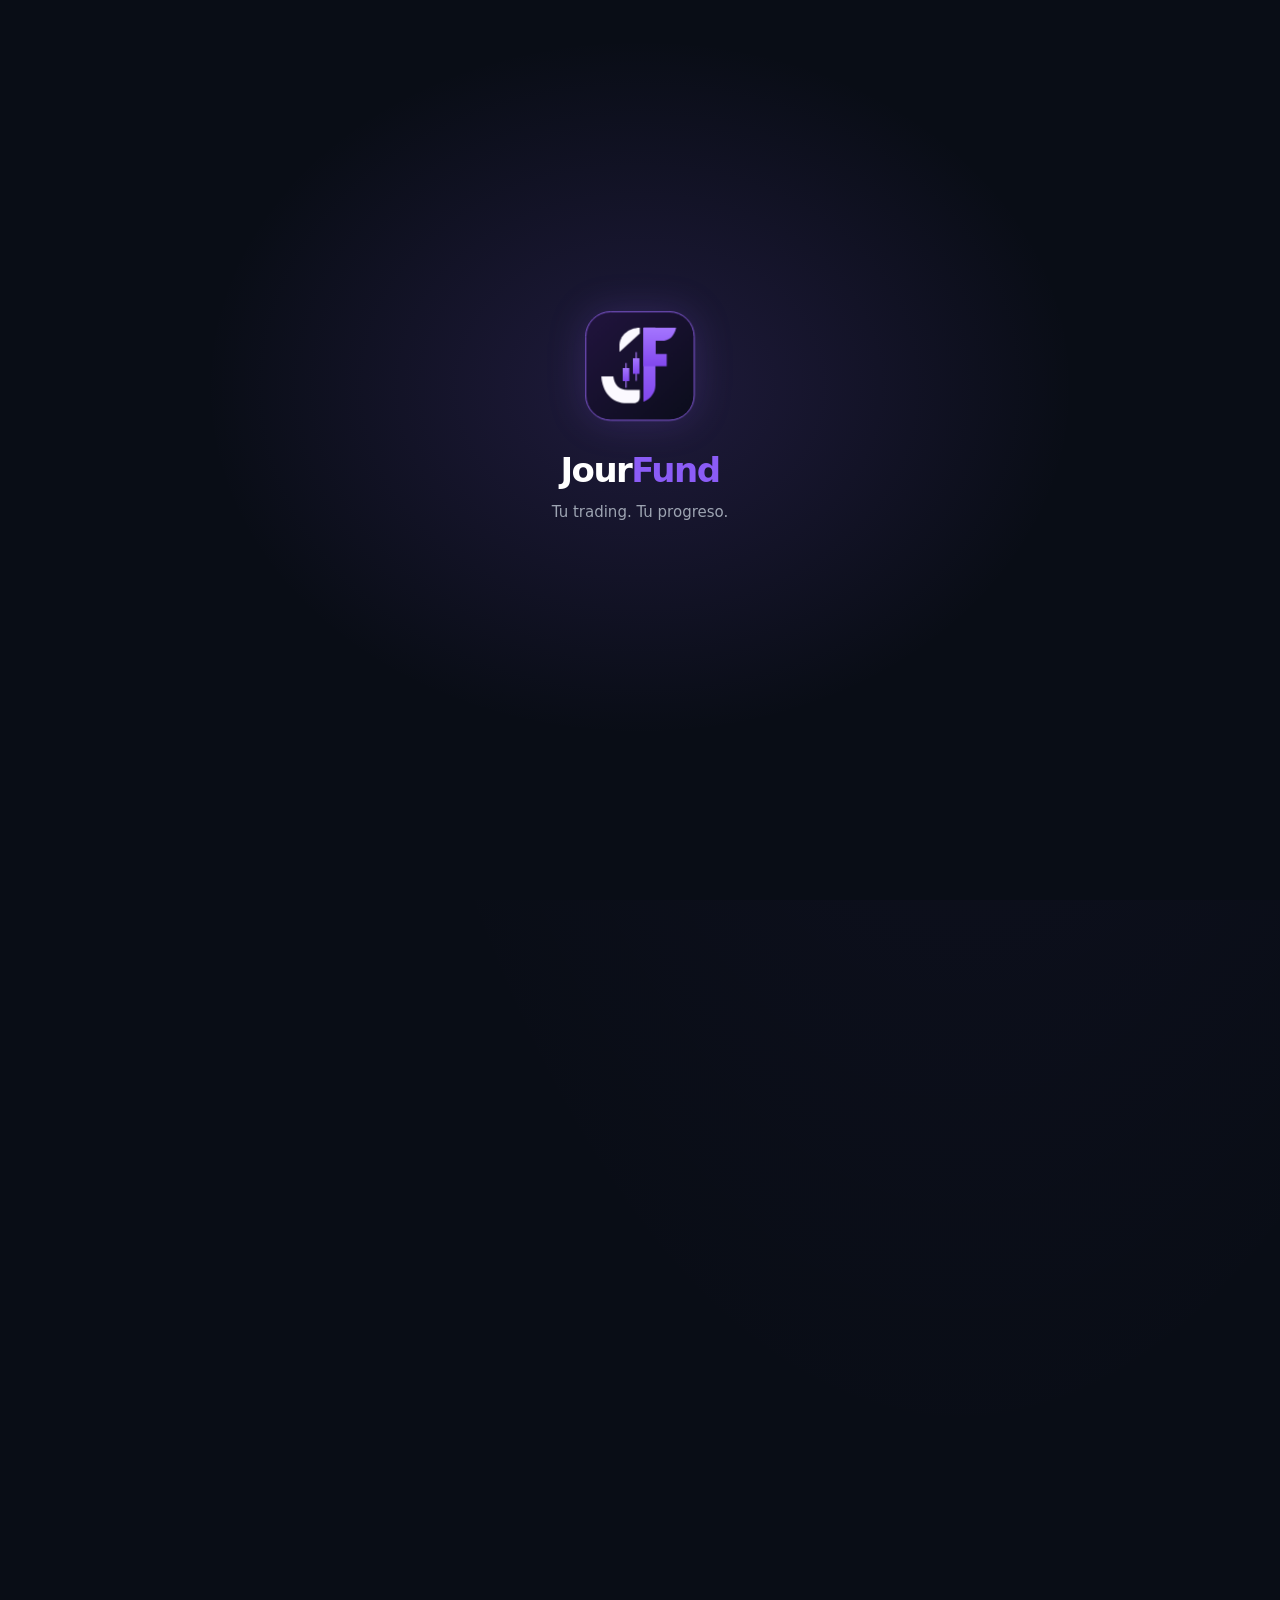
<file: app/index.html>
<!doctype html>
<html lang="es">
<head>
<meta charset="utf-8">
<meta name="viewport" content="width=device-width,initial-scale=1">
<meta http-equiv="refresh" content="0;url=/">
<title>JourFund</title>
<script>
// The old /app/ copy was retired; drop its service worker and send people to the current app.
navigator.serviceWorker?.getRegistrations().then(rs=>rs.filter(r=>new URL(r.scope).pathname.startsWith('/app/')).forEach(r=>r.unregister())).finally(()=>location.replace('/'));
</script>
</head>
<body>
<p>JourFund se mudó. <a href="/">Abrir JourFund</a></p>
</body>
</html>
</file>
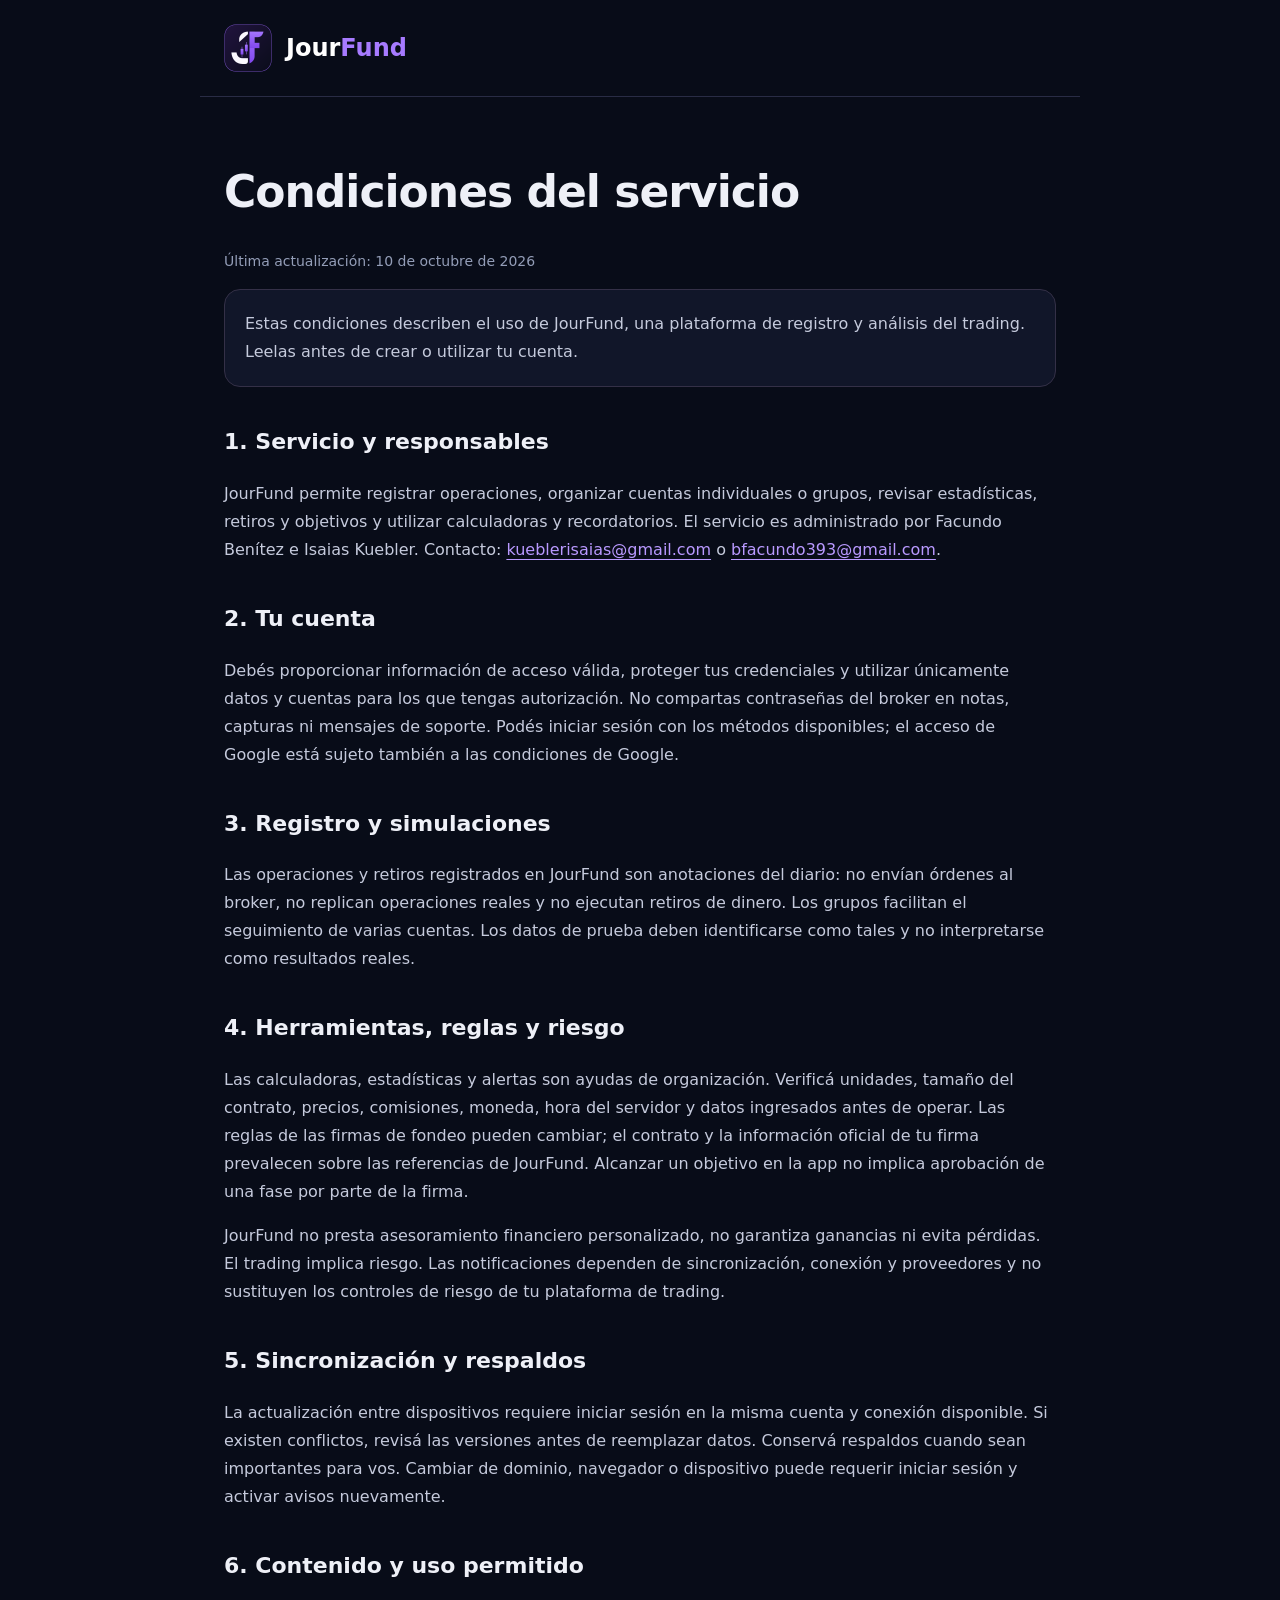
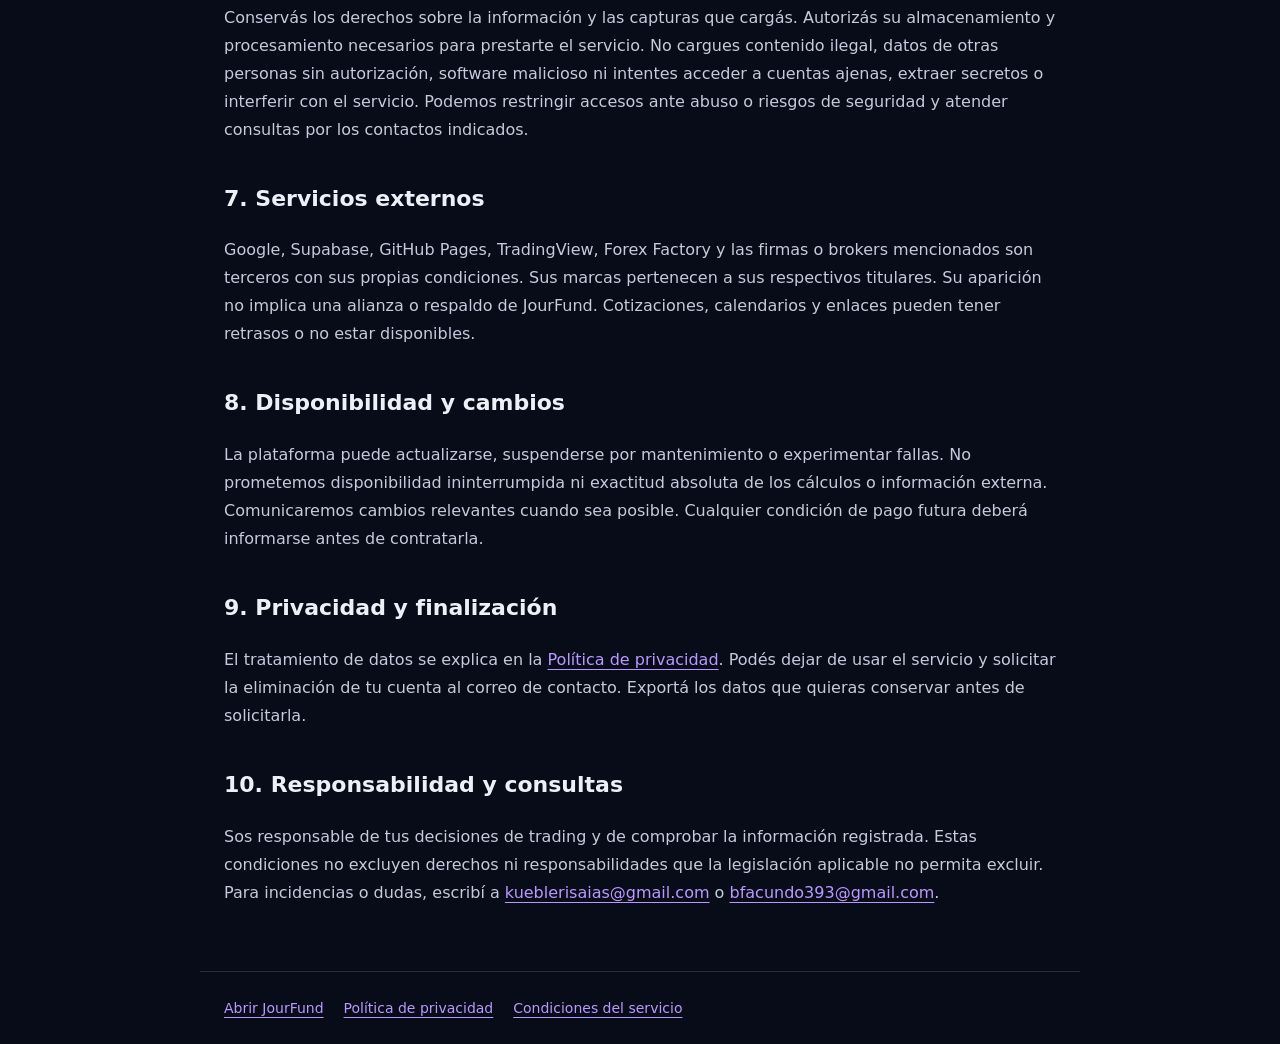
<file: condiciones.html>
<!doctype html><html lang="es"><head><meta charset="utf-8"><meta name="viewport" content="width=device-width,initial-scale=1"><meta name="referrer" content="strict-origin-when-cross-origin"><title>Condiciones del servicio | JourFund</title><link rel="icon" href="./icon-192.png"><style>:root{color-scheme:dark}*{box-sizing:border-box}body{margin:0;background:#080c18;color:#eef0f7;font:16px/1.75 system-ui,-apple-system,Segoe UI,sans-serif}header,main,footer{max-width:880px;margin:auto;padding:24px}header{display:flex;align-items:center;gap:14px;border-bottom:1px solid #292c45}header img{width:48px;height:48px}header a{color:#fff;font-size:24px;font-weight:750;text-decoration:none}header span{color:#a77bff}main{padding-top:40px;padding-bottom:48px}h1{font-size:clamp(30px,6vw,44px);line-height:1.2;letter-spacing:-1px}h2{font-size:22px;margin-top:36px}a{color:#b999ff;text-underline-offset:4px}p,li{color:#c5cadc}.date{color:#939db7;font-size:14px}.intro{padding:20px;border:1px solid #343047;border-radius:16px;background:#111629}footer{border-top:1px solid #292c45;display:flex;flex-wrap:wrap;gap:20px;font-size:14px}@media(max-width:480px){header,main,footer{padding-left:20px;padding-right:20px}}</style></head><body><header><img src="./icon-192.png" alt="Logo de JourFund"><a href="./">Jour<span>Fund</span></a></header><main><h1>Condiciones del servicio</h1><p class="date">Última actualización: 10 de octubre de 2026</p>
<p class="intro">Estas condiciones describen el uso de JourFund, una plataforma de registro y análisis del trading. Leelas antes de crear o utilizar tu cuenta.</p>
<h2>1. Servicio y responsables</h2><p>JourFund permite registrar operaciones, organizar cuentas individuales o grupos, revisar estadísticas, retiros y objetivos y utilizar calculadoras y recordatorios. El servicio es administrado por Facundo Benítez e Isaias Kuebler. Contacto: <a href="mailto:kueblerisaias@gmail.com">kueblerisaias@gmail.com</a> o <a href="mailto:bfacundo393@gmail.com">bfacundo393@gmail.com</a>.</p>
<h2>2. Tu cuenta</h2><p>Debés proporcionar información de acceso válida, proteger tus credenciales y utilizar únicamente datos y cuentas para los que tengas autorización. No compartas contraseñas del broker en notas, capturas ni mensajes de soporte. Podés iniciar sesión con los métodos disponibles; el acceso de Google está sujeto también a las condiciones de Google.</p>
<h2>3. Registro y simulaciones</h2><p>Las operaciones y retiros registrados en JourFund son anotaciones del diario: no envían órdenes al broker, no replican operaciones reales y no ejecutan retiros de dinero. Los grupos facilitan el seguimiento de varias cuentas. Los datos de prueba deben identificarse como tales y no interpretarse como resultados reales.</p>
<h2>4. Herramientas, reglas y riesgo</h2><p>Las calculadoras, estadísticas y alertas son ayudas de organización. Verificá unidades, tamaño del contrato, precios, comisiones, moneda, hora del servidor y datos ingresados antes de operar. Las reglas de las firmas de fondeo pueden cambiar; el contrato y la información oficial de tu firma prevalecen sobre las referencias de JourFund. Alcanzar un objetivo en la app no implica aprobación de una fase por parte de la firma.</p><p>JourFund no presta asesoramiento financiero personalizado, no garantiza ganancias ni evita pérdidas. El trading implica riesgo. Las notificaciones dependen de sincronización, conexión y proveedores y no sustituyen los controles de riesgo de tu plataforma de trading.</p>
<h2>5. Sincronización y respaldos</h2><p>La actualización entre dispositivos requiere iniciar sesión en la misma cuenta y conexión disponible. Si existen conflictos, revisá las versiones antes de reemplazar datos. Conservá respaldos cuando sean importantes para vos. Cambiar de dominio, navegador o dispositivo puede requerir iniciar sesión y activar avisos nuevamente.</p>
<h2>6. Contenido y uso permitido</h2><p>Conservás los derechos sobre la información y las capturas que cargás. Autorizás su almacenamiento y procesamiento necesarios para prestarte el servicio. No cargues contenido ilegal, datos de otras personas sin autorización, software malicioso ni intentes acceder a cuentas ajenas, extraer secretos o interferir con el servicio. Podemos restringir accesos ante abuso o riesgos de seguridad y atender consultas por los contactos indicados.</p>
<h2>7. Servicios externos</h2><p>Google, Supabase, GitHub Pages, TradingView, Forex Factory y las firmas o brokers mencionados son terceros con sus propias condiciones. Sus marcas pertenecen a sus respectivos titulares. Su aparición no implica una alianza o respaldo de JourFund. Cotizaciones, calendarios y enlaces pueden tener retrasos o no estar disponibles.</p>
<h2>8. Disponibilidad y cambios</h2><p>La plataforma puede actualizarse, suspenderse por mantenimiento o experimentar fallas. No prometemos disponibilidad ininterrumpida ni exactitud absoluta de los cálculos o información externa. Comunicaremos cambios relevantes cuando sea posible. Cualquier condición de pago futura deberá informarse antes de contratarla.</p>
<h2>9. Privacidad y finalización</h2><p>El tratamiento de datos se explica en la <a href="./privacidad.html">Política de privacidad</a>. Podés dejar de usar el servicio y solicitar la eliminación de tu cuenta al correo de contacto. Exportá los datos que quieras conservar antes de solicitarla.</p>
<h2>10. Responsabilidad y consultas</h2><p>Sos responsable de tus decisiones de trading y de comprobar la información registrada. Estas condiciones no excluyen derechos ni responsabilidades que la legislación aplicable no permita excluir. Para incidencias o dudas, escribí a <a href="mailto:kueblerisaias@gmail.com">kueblerisaias@gmail.com</a> o <a href="mailto:bfacundo393@gmail.com">bfacundo393@gmail.com</a>.</p></main><footer><a href="./">Abrir JourFund</a><a href="./privacidad.html">Política de privacidad</a><a href="./condiciones.html">Condiciones del servicio</a></footer></body></html>
</file>
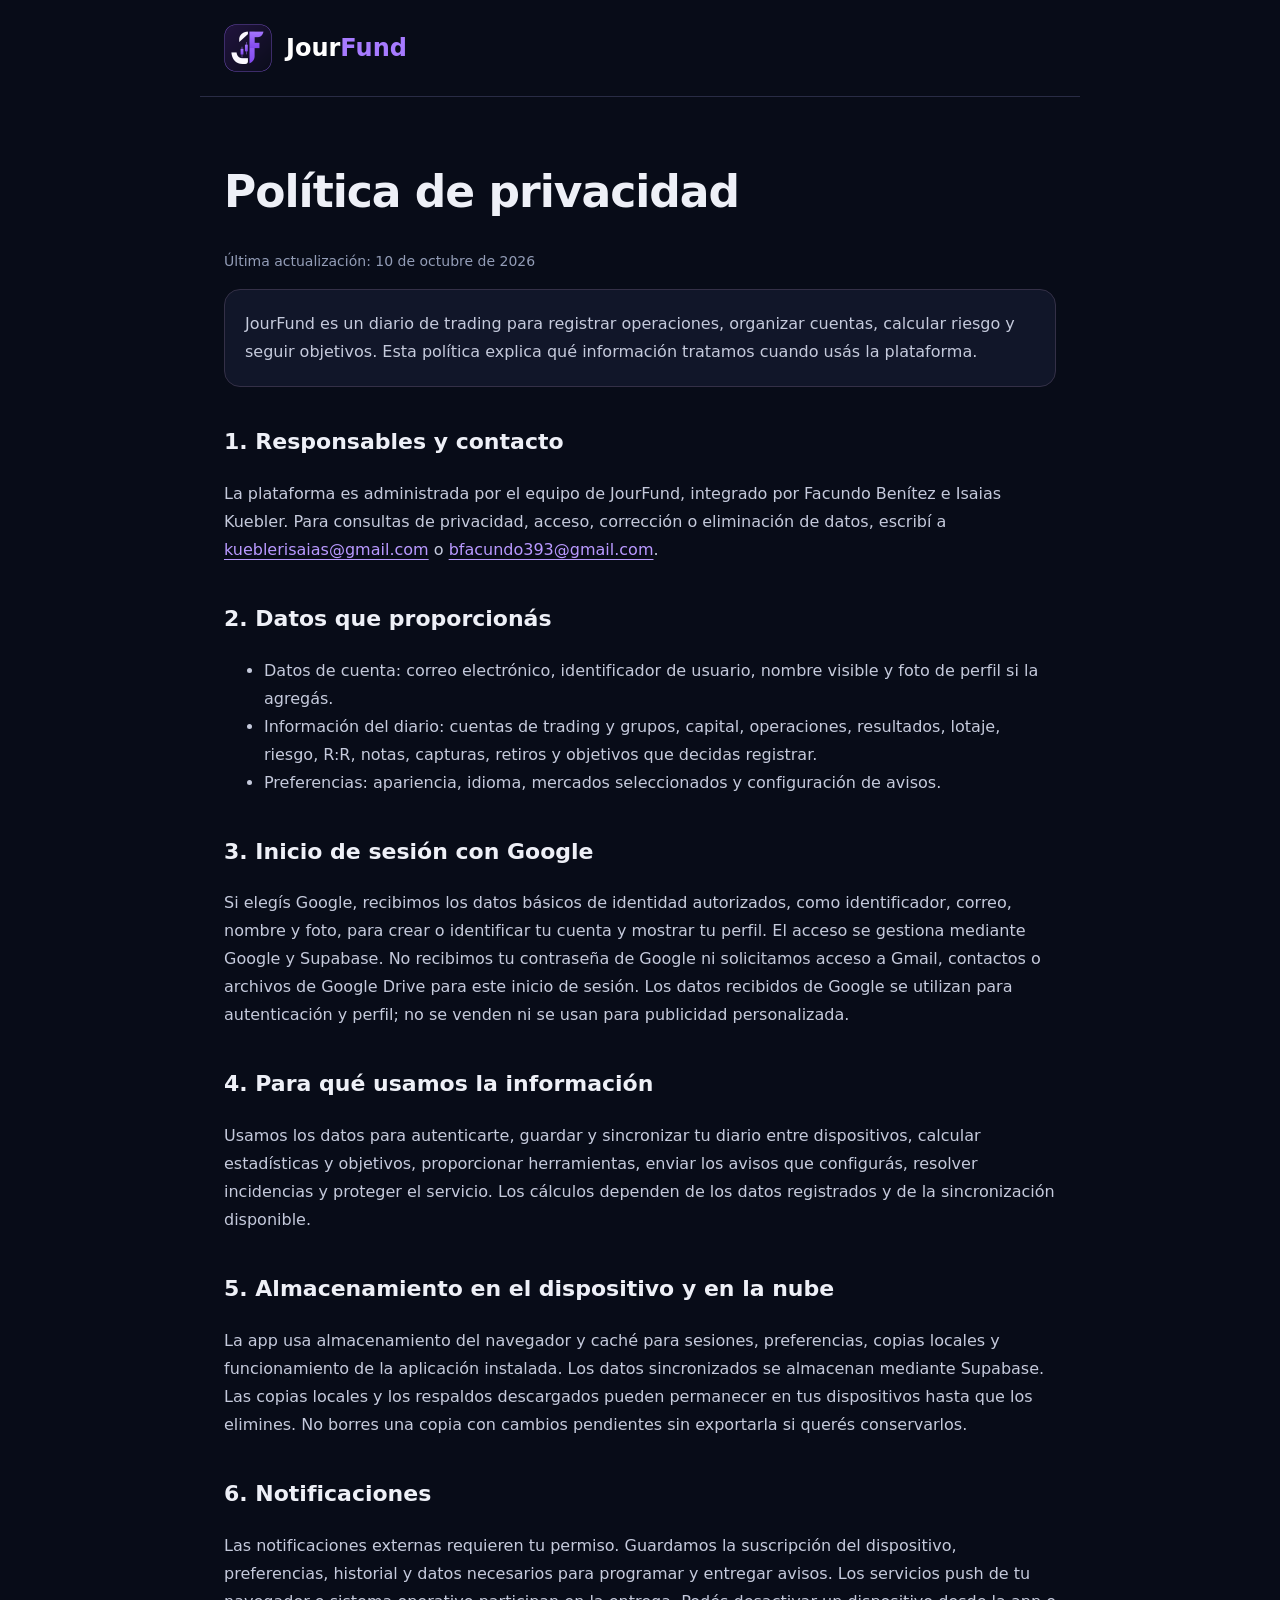
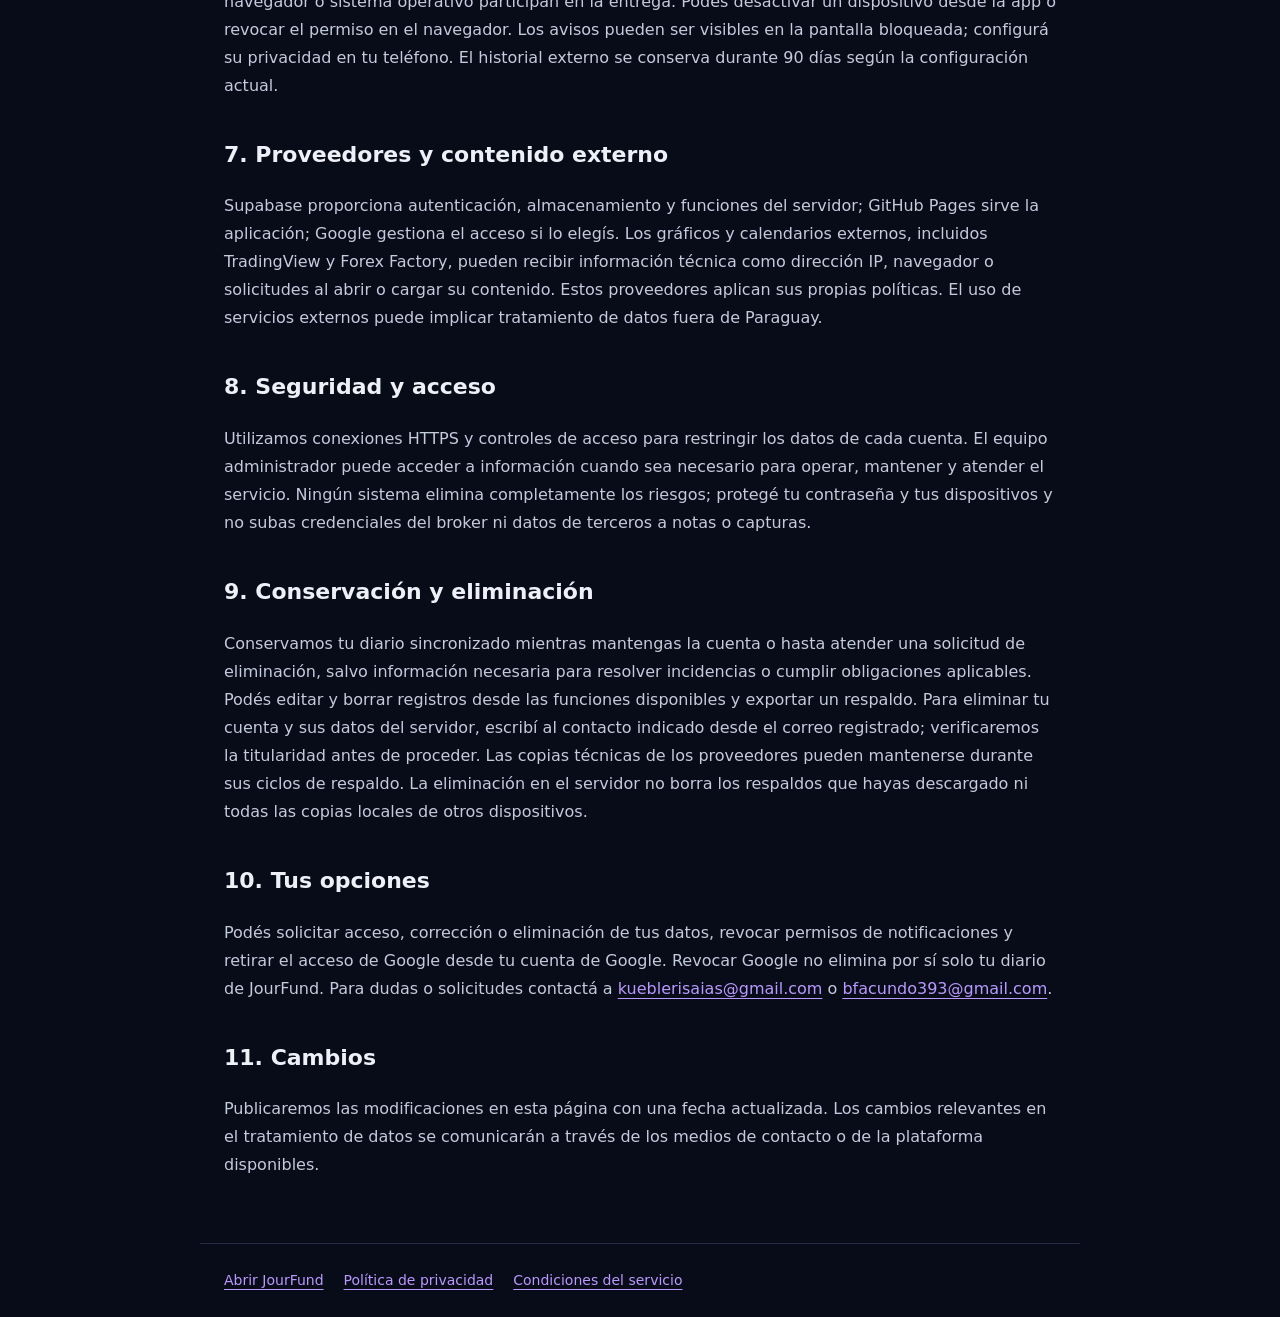
<file: privacidad.html>
<!doctype html><html lang="es"><head><meta charset="utf-8"><meta name="viewport" content="width=device-width,initial-scale=1"><meta name="referrer" content="strict-origin-when-cross-origin"><title>Política de privacidad | JourFund</title><link rel="icon" href="./icon-192.png"><style>:root{color-scheme:dark}*{box-sizing:border-box}body{margin:0;background:#080c18;color:#eef0f7;font:16px/1.75 system-ui,-apple-system,Segoe UI,sans-serif}header,main,footer{max-width:880px;margin:auto;padding:24px}header{display:flex;align-items:center;gap:14px;border-bottom:1px solid #292c45}header img{width:48px;height:48px}header a{color:#fff;font-size:24px;font-weight:750;text-decoration:none}header span{color:#a77bff}main{padding-top:40px;padding-bottom:48px}h1{font-size:clamp(30px,6vw,44px);line-height:1.2;letter-spacing:-1px}h2{font-size:22px;margin-top:36px}a{color:#b999ff;text-underline-offset:4px}p,li{color:#c5cadc}.date{color:#939db7;font-size:14px}.intro{padding:20px;border:1px solid #343047;border-radius:16px;background:#111629}footer{border-top:1px solid #292c45;display:flex;flex-wrap:wrap;gap:20px;font-size:14px}@media(max-width:480px){header,main,footer{padding-left:20px;padding-right:20px}}</style></head><body><header><img src="./icon-192.png" alt="Logo de JourFund"><a href="./">Jour<span>Fund</span></a></header><main><h1>Política de privacidad</h1><p class="date">Última actualización: 10 de octubre de 2026</p>
<p class="intro">JourFund es un diario de trading para registrar operaciones, organizar cuentas, calcular riesgo y seguir objetivos. Esta política explica qué información tratamos cuando usás la plataforma.</p>
<h2>1. Responsables y contacto</h2><p>La plataforma es administrada por el equipo de JourFund, integrado por Facundo Benítez e Isaias Kuebler. Para consultas de privacidad, acceso, corrección o eliminación de datos, escribí a <a href="mailto:kueblerisaias@gmail.com">kueblerisaias@gmail.com</a> o <a href="mailto:bfacundo393@gmail.com">bfacundo393@gmail.com</a>.</p>
<h2>2. Datos que proporcionás</h2><ul><li>Datos de cuenta: correo electrónico, identificador de usuario, nombre visible y foto de perfil si la agregás.</li><li>Información del diario: cuentas de trading y grupos, capital, operaciones, resultados, lotaje, riesgo, R:R, notas, capturas, retiros y objetivos que decidas registrar.</li><li>Preferencias: apariencia, idioma, mercados seleccionados y configuración de avisos.</li></ul>
<h2>3. Inicio de sesión con Google</h2><p>Si elegís Google, recibimos los datos básicos de identidad autorizados, como identificador, correo, nombre y foto, para crear o identificar tu cuenta y mostrar tu perfil. El acceso se gestiona mediante Google y Supabase. No recibimos tu contraseña de Google ni solicitamos acceso a Gmail, contactos o archivos de Google Drive para este inicio de sesión. Los datos recibidos de Google se utilizan para autenticación y perfil; no se venden ni se usan para publicidad personalizada.</p>
<h2>4. Para qué usamos la información</h2><p>Usamos los datos para autenticarte, guardar y sincronizar tu diario entre dispositivos, calcular estadísticas y objetivos, proporcionar herramientas, enviar los avisos que configurás, resolver incidencias y proteger el servicio. Los cálculos dependen de los datos registrados y de la sincronización disponible.</p>
<h2>5. Almacenamiento en el dispositivo y en la nube</h2><p>La app usa almacenamiento del navegador y caché para sesiones, preferencias, copias locales y funcionamiento de la aplicación instalada. Los datos sincronizados se almacenan mediante Supabase. Las copias locales y los respaldos descargados pueden permanecer en tus dispositivos hasta que los elimines. No borres una copia con cambios pendientes sin exportarla si querés conservarlos.</p>
<h2>6. Notificaciones</h2><p>Las notificaciones externas requieren tu permiso. Guardamos la suscripción del dispositivo, preferencias, historial y datos necesarios para programar y entregar avisos. Los servicios push de tu navegador o sistema operativo participan en la entrega. Podés desactivar un dispositivo desde la app o revocar el permiso en el navegador. Los avisos pueden ser visibles en la pantalla bloqueada; configurá su privacidad en tu teléfono. El historial externo se conserva durante 90 días según la configuración actual.</p>
<h2>7. Proveedores y contenido externo</h2><p>Supabase proporciona autenticación, almacenamiento y funciones del servidor; GitHub Pages sirve la aplicación; Google gestiona el acceso si lo elegís. Los gráficos y calendarios externos, incluidos TradingView y Forex Factory, pueden recibir información técnica como dirección IP, navegador o solicitudes al abrir o cargar su contenido. Estos proveedores aplican sus propias políticas. El uso de servicios externos puede implicar tratamiento de datos fuera de Paraguay.</p>
<h2>8. Seguridad y acceso</h2><p>Utilizamos conexiones HTTPS y controles de acceso para restringir los datos de cada cuenta. El equipo administrador puede acceder a información cuando sea necesario para operar, mantener y atender el servicio. Ningún sistema elimina completamente los riesgos; protegé tu contraseña y tus dispositivos y no subas credenciales del broker ni datos de terceros a notas o capturas.</p>
<h2>9. Conservación y eliminación</h2><p>Conservamos tu diario sincronizado mientras mantengas la cuenta o hasta atender una solicitud de eliminación, salvo información necesaria para resolver incidencias o cumplir obligaciones aplicables. Podés editar y borrar registros desde las funciones disponibles y exportar un respaldo. Para eliminar tu cuenta y sus datos del servidor, escribí al contacto indicado desde el correo registrado; verificaremos la titularidad antes de proceder. Las copias técnicas de los proveedores pueden mantenerse durante sus ciclos de respaldo. La eliminación en el servidor no borra los respaldos que hayas descargado ni todas las copias locales de otros dispositivos.</p>
<h2>10. Tus opciones</h2><p>Podés solicitar acceso, corrección o eliminación de tus datos, revocar permisos de notificaciones y retirar el acceso de Google desde tu cuenta de Google. Revocar Google no elimina por sí solo tu diario de JourFund. Para dudas o solicitudes contactá a <a href="mailto:kueblerisaias@gmail.com">kueblerisaias@gmail.com</a> o <a href="mailto:bfacundo393@gmail.com">bfacundo393@gmail.com</a>.</p>
<h2>11. Cambios</h2><p>Publicaremos las modificaciones en esta página con una fecha actualizada. Los cambios relevantes en el tratamiento de datos se comunicarán a través de los medios de contacto o de la plataforma disponibles.</p></main><footer><a href="./">Abrir JourFund</a><a href="./privacidad.html">Política de privacidad</a><a href="./condiciones.html">Condiciones del servicio</a></footer></body></html>
</file>
<file: security.css>
#jfSecurityCard{grid-column:1/-1}#jfSecurityCard h3{margin:0}.jf-security-heading{display:flex;align-items:center;gap:12px}.jf-security-heading>span{display:grid;place-items:center;width:44px;height:44px;border-radius:12px;color:var(--accent2);background:color-mix(in srgb,var(--accent) 15%,var(--surface));font-size:30px}#jfSecurityCard .ft-action-row{display:flex;flex-wrap:wrap;gap:10px}#jfSecurityCard details{margin-top:20px}#jfSecurityCard summary{cursor:pointer;padding:12px 0;font-weight:600}#jfSecurityStatus,#jfSecurityError{font-size:13px;line-height:1.6;overflow-wrap:anywhere}#jfSecurityError{color:var(--red)}.jf-security-session{display:grid;gap:5px;padding:12px 0;border-top:1px solid var(--border)}.jf-security-session small{color:var(--muted)}
#jfSecurityDialog{z-index:24000;width:min(460px,calc(100% - 24px));max-height:calc(100dvh - 32px);overflow:auto;border:1px solid var(--border);border-radius:22px;padding:24px;background:var(--surface);color:var(--text);box-shadow:0 24px 80px #0008}#jfSecurityDialog::backdrop{background:#050815ce;backdrop-filter:blur(6px)}#jfSecurityDialog h2{font-size:23px;margin:0 0 12px}#jfSecurityDialog p{font-size:14px;line-height:1.6;color:var(--muted)}#jfSecurityDialog label{display:grid;gap:8px;font-size:13px;margin:16px 0}#jfSecurityDialog input:not([type=checkbox]),#jfSecurityDialog select{width:100%;min-height:48px;border:1px solid var(--border);border-radius:11px;background:var(--surface2);color:var(--text);font:inherit;padding:12px}#jfSecurityCode{font-size:24px!important;letter-spacing:.35em;font-variant-numeric:tabular-nums}#jfSecurityDialog form .btn{width:100%;min-height:48px}#jfSecurityCancel{margin-top:12px;width:100%}#jfSecurityQR{display:block;width:200px;max-width:100%;margin:16px auto;padding:10px;border-radius:12px;background:white}#jfSecuritySecret{display:block;overflow-wrap:anywhere;user-select:all;padding:12px 0}#jfSecurityDialog .jf-security-backup{display:flex;align-items:flex-start;gap:10px;line-height:1.5}#jfSecurityBackup{width:18px;height:18px;flex:none;accent-color:var(--accent)}
@media(max-width:600px){#jfSecurityCard .ft-action-row{display:grid;grid-template-columns:1fr}#jfSecurityCard .btn{min-height:48px;width:100%}#jfSecurityDialog{padding:20px}#jfSecurityCard{padding:20px!important}}
</file>
<file: language.css>
.jf-language-row{display:flex;align-items:center;gap:14px;width:100%;text-align:left;color:var(--text,#eef0fa);border:1px solid var(--border,#30364b);background:rgba(255,255,255,.025);border-radius:16px;padding:16px;margin:18px 0;cursor:pointer;font:inherit}.jf-language-row>span:first-child{font-size:25px;color:var(--accent,#9566ff)}.jf-language-row>span:nth-child(2){flex:1;min-width:0}.jf-language-row strong,.jf-language-row small{display:block}.jf-language-row small{margin-top:5px;color:#a0a8bd}.jf-language-row>span:last-child{font-size:26px}.jf-language-dialog{box-sizing:border-box;width:min(440px,calc(100% - 32px));max-height:calc(100dvh - 32px);overflow:auto;padding:26px;border:1px solid #353b53;border-radius:24px;background:#111727;color:#eef0fa;box-shadow:0 30px 100px #0009}.jf-language-dialog::backdrop{background:#030610a8;backdrop-filter:blur(5px)}.jf-language-dialog header{display:flex;gap:12px;align-items:center;justify-content:space-between}.jf-language-dialog h2{font-size:24px;margin:0}.jf-language-close{background:transparent;border:0;color:#a0a8bd;font-size:30px;cursor:pointer;min-width:44px;min-height:44px}.jf-language-dialog fieldset{border:0;padding:0;margin:22px 0;display:grid;gap:12px}.jf-language-option{display:flex;gap:14px;align-items:center;justify-content:space-between;padding:18px;border:1px solid #30384d;border-radius:16px;cursor:pointer;background:#ffffff03}.jf-language-option:has(input:checked){border-color:var(--accent,#9566ff);background:color-mix(in srgb,var(--accent,#9566ff) 12%,transparent)}.jf-language-option strong,.jf-language-option small{display:block}.jf-language-option small{margin-top:5px;color:#a0a8bd}.jf-language-option input{width:20px;height:20px;accent-color:var(--accent,#9566ff)}.jf-language-apply{width:100%;min-height:48px;background:var(--accent,#9566ff)!important;color:white!important}.jf-language-sr{position:absolute;width:1px;height:1px;overflow:hidden;clip-path:inset(50%)}#jfLanguageError:empty{display:none}.jf-language-row:focus-visible,.jf-language-dialog button:focus-visible{outline:2px solid var(--accent,#9566ff);outline-offset:4px}@media(max-width:700px){.jf-language-dialog{margin:auto 0 0;width:100%;max-width:none;max-height:calc(100dvh - 24px);border-radius:26px 26px 0 0;padding:24px 22px calc(24px + env(safe-area-inset-bottom))}}@media(prefers-reduced-motion:no-preference){.jf-language-dialog[open]{animation:jf-language-in .2s ease-out}@keyframes jf-language-in{from{transform:translateY(18px);opacity:0}to{transform:translateY(0);opacity:1}}}
</file>
<file: tools.css>
#ftPageTools{--tool-line:color-mix(in srgb,var(--accent) 30%,var(--border))}#ftPageTools [hidden]{display:none!important}.ft74-hero{position:relative;isolation:isolate;overflow:hidden;padding:32px;border:1px solid var(--tool-line);border-radius:22px;background:linear-gradient(105deg,var(--surface),color-mix(in srgb,var(--accent) 9%,var(--bg)));margin-bottom:20px}.ft74-hero:after{content:'';position:absolute;inset:0 0 0 45%;z-index:-1;opacity:.13;background:url('./operations-scene.webp') center/cover;mask-image:linear-gradient(90deg,transparent,#000)}.ft74-hero h2{font-size:clamp(28px,4vw,38px);letter-spacing:-1px;margin:6px 0}.ft74-hero p{color:var(--muted);font-size:14px;margin:0;line-height:1.6}.ft74-eyebrow{font-size:10px;letter-spacing:2px;color:var(--accent2);text-transform:uppercase;font-weight:750}.ft74-context{display:flex;flex-wrap:wrap;align-items:center;gap:12px;margin-top:20px}.ft74-context label{color:var(--muted);font-size:12px;display:flex;flex-direction:column;gap:6px}.ft74-context select{max-width:100%;min-width:0;width:300px}.ft74-balance{font-size:17px;font-weight:750;color:var(--text)}.ft74-layout{display:grid;grid-template-columns:260px minmax(0,1fr);gap:20px;align-items:start}.ft74-menu{display:grid;gap:10px}.ft74-tool{padding:18px 14px;display:flex;gap:12px;align-items:center;text-align:left;width:100%;min-width:0;background:var(--surface);color:var(--text);border:1px solid var(--border);border-radius:15px;cursor:pointer;font:inherit}.ft74-tool strong{display:block;font-size:13px;line-height:1.4}.ft74-tool small{display:block;font-size:11px;color:var(--muted);margin-top:4px;line-height:1.4}.ft74-icon{width:34px;height:34px;display:grid;place-items:center;color:var(--accent2);background:color-mix(in srgb,var(--accent) 12%,var(--surface));border-radius:10px;flex-shrink:0}.ft74-icon svg{width:21px;height:21px}.ft74-tool[aria-pressed=true]{border-color:var(--accent2);background:color-mix(in srgb,var(--accent) 10%,var(--surface));box-shadow:inset 3px 0 var(--accent)}.ft74-panel{border:1px solid var(--border);border-radius:20px;padding:26px;background:var(--surface);min-width:0}.ft74-panel-head{display:flex;align-items:center;gap:12px;margin-bottom:18px}.ft74-panel h3{margin:0;font-size:22px;letter-spacing:-.4px}.ft74-panel-head p{margin:6px 0 0;color:var(--muted);font-size:12px;line-height:1.6}.ft74-fields{display:grid;grid-template-columns:repeat(2,minmax(0,1fr));gap:15px}#ftPageTools label.ft74-field{display:flex;flex-direction:column;gap:7px;min-width:0;color:var(--muted);font-size:12px;font-weight:600}#ftPageTools input:not([type=checkbox]),#ftPageTools select{width:100%;min-width:0;min-height:46px;padding:11px 12px;background:var(--surface2);color:var(--text);border:1px solid var(--border);border-radius:10px;font:inherit;font-size:16px}#ftPageTools input[readonly]{opacity:.8}#ftPageTools small{line-height:1.5}.ft74-full{grid-column:1/-1}.ft74-check{display:flex;gap:8px;align-items:center;font-size:12px;color:var(--muted);line-height:1.5}.ft74-check input{accent-color:var(--accent);width:18px;height:18px;flex-shrink:0}.ft74-check:has(input:disabled){opacity:.6}.ft74-specs{margin:20px 0;border:1px solid var(--border);padding:14px;border-radius:12px}.ft74-specs summary{font-size:12px;font-weight:650;cursor:pointer;min-height:30px;line-height:1.6;color:var(--accent2)}.ft74-specs .ft74-fields{margin-top:15px}.ft74-help{font-size:11px;color:var(--muted);line-height:1.7;margin:12px 0}.ft74-help a{color:var(--accent2)}.ft74-actions{display:flex;flex-wrap:wrap;gap:10px;margin:16px 0}.ft74-actions .btn{min-height:48px}.ft74-actions>.primary{flex:1}.ft74-error{color:var(--red);font-size:13px;line-height:1.6;margin:10px 0}.ft74-result{border:1px solid var(--tool-line);border-radius:16px;background:linear-gradient(130deg,color-mix(in srgb,var(--accent) 8%,var(--surface)),var(--surface));padding:22px}.ft74-result-title{font-size:12px;color:var(--muted)}.ft74-result-value{font-size:clamp(30px,5vw,40px);font-weight:780;letter-spacing:-1px;color:var(--accent2);margin:6px 0 18px;overflow-wrap:anywhere}.ft74-result dl{margin:0;border-top:1px solid var(--border);padding-top:10px;display:grid;gap:10px}.ft74-result dl>div{display:flex;justify-content:space-between;gap:16px;font-size:12px;line-height:1.6}.ft74-result dt{color:var(--muted)}.ft74-result dd{margin:0;text-align:right;font-weight:650;overflow-wrap:anywhere}.ft74-warning{border-left:3px solid var(--amber);padding:10px 12px;margin-top:15px;font-size:12px;line-height:1.6;color:var(--amber);background:color-mix(in srgb,var(--amber) 6%,var(--surface))}.ft74-rule{margin-top:20px;padding-top:16px;border-top:1px solid var(--border)}.ft74-rule .btn{min-height:44px}.ft74-rule p{font-size:12px;color:var(--muted);line-height:1.6}.ft74-explain{margin-top:18px;font-size:12px;color:var(--muted);line-height:1.7}.ft74-explain summary{cursor:pointer;color:var(--text);min-height:35px}.ft74-explain p{margin:7px 0}.ft74-result:focus{outline:2px solid var(--accent2);outline-offset:3px}#ftPageTools button:focus-visible,#ftPageTools input:focus-visible,#ftPageTools select:focus-visible{outline:2px solid var(--accent2);outline-offset:3px}.ft74-nav-icon svg{width:21px;height:21px;vertical-align:middle}.ft74-nav-icon{display:grid!important;place-items:center}
@media(max-width:1050px){.ft74-layout{grid-template-columns:210px minmax(0,1fr)}.ft74-panel{padding:20px}.ft74-tool{padding:14px 10px}}
@media(max-width:700px){.ft74-hero{padding:22px 18px;margin-bottom:16px}.ft74-context{align-items:flex-start;gap:10px}.ft74-context label{width:100%}.ft74-context select{width:100%}.ft74-layout{display:block}.ft74-menu{grid-template-columns:repeat(2,minmax(0,1fr));margin-bottom:16px;gap:8px}.ft74-tool{padding:12px;gap:8px;min-height:76px}.ft74-tool:first-child{grid-column:1/-1}.ft74-tool strong{font-size:12px}.ft74-tool small{font-size:10px}.ft74-icon{width:30px;height:30px}.ft74-panel{padding:18px 14px;border-radius:16px}.ft74-panel h3{font-size:20px}.ft74-fields{gap:12px}.ft74-result{padding:18px 14px}.mobile-nav{grid-template-columns:repeat(4,minmax(0,1fr))!important;grid-auto-rows:50px;gap:2px!important;padding:6px 7px max(6px,env(safe-area-inset-bottom))!important}.mobile-nav button{font-size:9px!important;min-width:0;min-height:48px;padding:4px 1px!important;line-height:1.3!important}.mobile-nav span{font-size:19px!important;margin-bottom:3px!important}.mobile-nav button:nth-child(n+5){grid-row:2}#app{padding-bottom:calc(155px + env(safe-area-inset-bottom))!important}.ft74-actions .btn{flex:1 1 auto}.ft74-specs{padding:12px}}
@media(max-width:380px){.ft74-fields{grid-template-columns:1fr}.ft74-full{grid-column:auto}.ft74-tool{padding:10px 8px}.ft74-result dl>div{gap:10px}.ft74-panel{padding:16px 12px}}
@media(min-width:701px) and (max-width:1100px){.ft74-layout{display:block}.ft74-menu{grid-template-columns:repeat(3,minmax(0,1fr));margin-bottom:18px}.ft74-tool{min-height:80px}}
@media(max-width:700px){.ft74-fields{grid-template-columns:1fr}.ft74-full{grid-column:auto}.ft74-actions>.primary{flex:1 1 100%}}
#ft75UseOperation{width:100%;min-height:48px;margin-top:18px}.ft75-plan{padding:14px;border:1px solid var(--accent2);background:color-mix(in srgb,var(--accent) 8%,var(--surface));border-radius:12px;gap:8px!important;font-size:13px;line-height:1.6}.ft75-plan strong{color:var(--accent2)}.ft75-plan span,.ft75-plan small{overflow-wrap:anywhere}.ft75-plan small{color:var(--muted)}.ft75-plan[hidden]{display:none!important}
</file>
<file: weekly.css>
.ft76-weekly{padding:22px;margin:0 0 16px}.ft76-heading{display:flex;justify-content:space-between;align-items:start;gap:18px}.ft76-heading h3{font-size:21px;margin:0 0 7px}.ft76-heading p{font-size:12px;color:var(--muted);margin:0}.ft76-heading label{max-width:45%;min-width:0}.ft76-heading select{max-width:100%;width:270px;min-height:44px;font:inherit;font-size:12px;background:var(--surface2);color:var(--text);border:1px solid var(--border);border-radius:10px;padding:10px}.ft76-controls{display:flex;align-items:center;gap:10px;flex-wrap:wrap;margin:20px 0}.ft76-controls strong{font-size:13px;font-weight:500}.ft76-controls .btn{min-width:44px;min-height:44px}.ft76-controls button:disabled{opacity:.35;cursor:default}.ft76-badge{color:var(--accent);font-size:10px;padding:7px 10px;border:1px solid var(--border);border-radius:30px;background:var(--surface2)}.ft76-metrics{display:grid;grid-template-columns:repeat(4,minmax(0,1fr));gap:12px}.ft76-metrics>div{border:1px solid var(--border);border-radius:13px;padding:17px;background:var(--surface2);min-width:0}.ft76-metrics span,.ft76-metrics small{display:block;color:var(--muted);font-size:11px;line-height:1.6}.ft76-metrics strong{display:block;font-size:25px;margin:9px 0;overflow-wrap:anywhere;font-variant-numeric:tabular-nums}.ft76-chart{position:relative;display:grid;grid-template-columns:repeat(7,minmax(0,1fr));gap:10px;margin:18px 0 10px;padding:0 2px}.ft76-zero{position:absolute;top:105px;left:0;right:0;border-top:1px solid var(--border)}.ft76-day{text-align:center;min-width:0;color:var(--muted);font-size:11px}.ft76-plot{height:210px;position:relative}.ft76-bar{position:absolute;left:22%;width:56%;border-radius:5px;background:var(--green,#35d09b);min-height:0}.ft76-bar.negative{background:var(--red)}.ft76-value{position:absolute;left:0;right:0;font-size:11px;font-variant-numeric:tabular-nums;white-space:nowrap}.ft76-note,.ft76-empty{font-size:11px;line-height:1.7;color:var(--muted);margin:15px 0 0}.ft76-empty{padding:12px;border:1px dashed var(--border);border-radius:10px}.sidebar .side-icon svg{width:21px;height:21px;display:block;margin:auto}.mobile-nav button[data-page="ftPageSettings"] svg{display:block;width:21px;height:21px}.ft76-weekly .green{color:var(--green,#35d09b)}.ft76-weekly .red{color:var(--red)}
@media(max-width:1100px){.ft76-metrics{grid-template-columns:repeat(2,minmax(0,1fr))}}
@media(max-width:600px){.ft76-weekly{padding:16px}.ft76-heading{display:grid;gap:14px}.ft76-heading label{max-width:100%}.ft76-heading select{width:100%}.ft76-heading h3{font-size:19px}.ft76-controls{gap:7px;margin:15px 0}.ft76-controls strong{font-size:11px}.ft76-metrics{gap:8px}.ft76-metrics>div{padding:12px}.ft76-metrics strong{font-size:22px}.ft76-chart{gap:2px}.ft76-value{font-size:8px}.ft76-day{font-size:10px}.ft76-bar{left:18%;width:64%}}
</file>
<file: accounts-overview.css>
#ftMyAccounts .ft-account-list{align-items:start}.ft78-challenge{cursor:default!important;display:grid;gap:10px!important;min-width:0}.ft78-challenge h4{margin:0;font-size:16px;overflow-wrap:anywhere}.ft78-challenge>span{font-size:12px!important;line-height:1.7;overflow-wrap:anywhere}.ft78-challenge>span strong{font-variant-numeric:tabular-nums;color:var(--text)}.ft78-challenge>span strong.green{color:var(--green)}.ft78-challenge>span strong.red{color:var(--red)}.ft78-actions{display:flex;gap:8px;flex-wrap:wrap;border-top:1px solid var(--border);padding-top:12px;margin-top:4px}.ft78-actions .btn{font-size:11px;min-height:44px}.ft77-overview-note{font-size:11px;color:var(--muted);line-height:1.7;margin:16px 0 0}#ft78AccountsDialog{max-width:600px;width:calc(100% - 32px);max-height:calc(100dvh - 48px);box-sizing:border-box;padding:20px;background:var(--surface);color:var(--text);border:1px solid var(--border);border-radius:18px;overflow:auto}#ft78AccountsDialog::backdrop{background:#000b}#ft78AccountsDialog header{display:flex;align-items:center;justify-content:space-between;gap:12px}#ft78AccountsDialog h3{margin:0;font-size:18px}#ft78AccountChoices{display:grid;gap:9px;margin-top:16px}#ft78AccountChoices .ft-account-choice{min-height:84px;overflow-wrap:anywhere}#ft78CatalogueLink{font-size:11px;min-height:44px}
.ft79-danger{color:var(--red)!important;border-color:color-mix(in srgb,var(--red) 40%,var(--border))!important}.ft79-select-tools{display:flex;gap:8px;flex-wrap:wrap;margin:16px 0 8px}.ft79-select-tools .btn{min-height:44px;font-size:11px}#ft79SelectionStatus{color:var(--muted);font-size:12px}.ft79-account-row{display:grid;grid-template-columns:24px minmax(0,1fr) auto;gap:9px;align-items:center}.ft79-select-account input{width:20px;height:20px;accent-color:var(--accent)}.ft79-account-row>.btn{min-height:44px;font-size:11px}#ft79DeleteDialog{width:min(600px,calc(100% - 32px));max-height:calc(100dvh - 48px);overflow:auto;padding:22px;border:1px solid var(--border);border-radius:18px;background:var(--surface);color:var(--text);box-sizing:border-box}#ft79DeleteDialog::backdrop{background:#000c}#ft79DeleteDialog header{display:flex;justify-content:space-between;gap:12px;align-items:center}#ft79DeleteDialog h3{margin:0;font-size:19px}#ft79DeleteDialog p{font-size:13px;line-height:1.7}#ft79DeleteReview ul{max-height:200px;overflow:auto;padding-left:22px;line-height:1.8;font-size:12px}#ft79DeleteError,.ft79-warning{color:var(--red)}#ft79DeleteDialog footer{display:flex;justify-content:flex-end;gap:9px;flex-wrap:wrap;position:sticky;bottom:-22px;background:var(--surface);padding:16px 0}#ft79DeleteDialog .btn{min-height:44px}@media(max-width:600px){.ft79-account-row{grid-template-columns:24px minmax(0,1fr)}.ft79-account-row>[data-ft79-delete]{grid-column:2;justify-self:start;margin-top:-6px}#ft79DeleteDialog{padding:16px}#ft79DeleteDialog footer{bottom:-16px}}
</file>
<file: owner-badge.css>
.ft81-owner-badge {
  display: inline-flex;
  align-items: center;
  justify-content: center;
  gap: 5px;
  max-width: 100%;
  padding: 4px 8px;
  border: 1px solid color-mix(in srgb, var(--accent) 55%, var(--border));
  border-radius: 999px;
  background: color-mix(in srgb, var(--accent) 10%, var(--surface));
  color: var(--accent2);
  font-size: 10px;
  font-weight: 700;
  line-height: 1.3;
  white-space: nowrap;
  vertical-align: middle;
}
.ft81-owner-badge svg { width: 13px; height: 13px; flex-shrink: 0; stroke: currentColor; stroke-width: 1.7; stroke-linecap: round; stroke-linejoin: round; }
.ft81-owner-badge[hidden], .ft81-owner-identity[hidden] { display: none !important; }
.ft59-profile-copy .ft81-owner-badge { margin-top: 4px; align-self: flex-start; }
.ft81-owner-identity { display: flex; flex-wrap: wrap; align-items: center; gap: 8px; margin: 0 0 18px; min-width: 0; }
.ft81-owner-identity > strong { font-size: 17px; overflow-wrap: anywhere; max-width: 100%; }
.ft81-owner-identity > small { flex-basis: 100%; color: var(--muted, #99a4b8); font-size: 12px; }
#ft81AccountOwner { margin: -4px 0 12px; }
@media (max-width: 700px) { .ft59-profile-copy .ft81-owner-badge { font-size: 9px; padding: 3px 6px; } .ft81-owner-identity { gap: 6px; } }
</file>
<file: mobile-navigation.css>
#ft82More, #ft82Overlay { display: none; }
@media (max-width: 700px) {
  :root { --ft82-nav-height: 70px; --ft82-nav-bottom: calc(8px + env(safe-area-inset-bottom, 0px)); }
  html { scroll-padding-bottom: calc(var(--ft82-nav-height) + var(--ft82-nav-bottom) + 24px); }
  .wrap { padding-bottom: calc(var(--ft82-nav-height) + var(--ft82-nav-bottom) + 30px) !important; }
  #app { padding-bottom: 0 !important; }
  .mobile-nav.ft82-navigation {
    display: grid !important;
    grid-template-columns: repeat(5, minmax(0, 1fr)) !important;
    grid-auto-rows: auto !important;
    gap: 2px !important;
    position: fixed;
    left: 8px !important;
    right: 8px !important;
    bottom: var(--ft82-nav-bottom) !important;
    width: auto !important;
    padding: 6px !important;
    border: 1px solid var(--border) !important;
    border-radius: 24px !important;
    background: color-mix(in srgb, var(--bg) 97%, var(--surface)) !important;
    box-shadow: 0 8px 26px #0005;
    box-sizing: border-box;
    z-index: 82;
  }
  .mobile-nav.ft82-navigation .ft82-overflow-item { display: none !important; }
  .mobile-nav.ft82-navigation > button {
    display: flex !important;
    flex-direction: column;
    justify-content: center;
    align-items: center;
    gap: 5px;
    min-width: 0;
    min-height: 56px;
    padding: 6px 1px !important;
    font-size: clamp(8px, 2.35vw, 10px) !important;
    font-weight: 500;
    line-height: 1.2;
    grid-row: auto !important;
    grid-column: auto !important;
    white-space: nowrap;
    border-radius: 17px !important;
  }
  .mobile-nav.ft82-navigation > button > span { display: grid; place-items: center; height: 22px; line-height: 1; margin-bottom: 0 !important; }
  .mobile-nav.ft82-navigation svg { width: 22px; height: 22px; }
  .mobile-nav.ft82-navigation .ft82-overflow-item { display: none !important; }
  body.ft82-keyboard .mobile-nav.ft82-navigation { display: none !important; }
  body.ft-dialog-open .mobile-nav.ft82-navigation { visibility: hidden !important; }
  body.ft82-menu-open { overflow: hidden; }
  body.ft82-menu-open #ft67Toast { z-index: 80 !important; pointer-events: none; }
  #ft82Overlay:not([hidden]) { display: block; position: fixed; inset: 0; z-index: 81; }
  #ft82Overlay[hidden] { display: none !important; }
  .ft82-backdrop { position: absolute; inset: 0; background: #0008; backdrop-filter: blur(3px); }
  #ft82Sheet {
    position: absolute;
    left: 8px;
    right: 8px;
    bottom: calc(var(--ft82-nav-bottom) + var(--ft82-nav-height) + 10px);
    max-height: calc(100dvh - var(--ft82-nav-bottom) - var(--ft82-nav-height) - 28px);
    overflow: auto;
    overscroll-behavior: contain;
    padding: 10px 14px 14px;
    background: var(--surface);
    border: 1px solid var(--border);
    border-radius: 23px;
    box-shadow: 0 16px 50px #0005;
    box-sizing: border-box;
  }
  .ft82-handle { width: 38px; height: 4px; margin: 0 auto 10px; border-radius: 4px; background: var(--muted, #99a4b8); opacity: .55; }
  #ft82Sheet header { display: flex; align-items: center; justify-content: space-between; gap: 8px; margin-bottom: 12px; }
  #ft82Sheet h3 { font-size: 19px; margin: 0; color: var(--text); }
  #ft82Sheet .ft82-close { width: 44px; height: 44px; background: transparent; border: 0; color: var(--muted, #99a4b8); font-size: 28px; cursor: pointer; }
  .ft82-items { display: grid; gap: 7px; }
  .ft82-items button { display: flex; align-items: center; gap: 13px; min-height: 55px; width: 100%; padding: 12px 14px; background: var(--surface2); border: 1px solid var(--border); color: var(--text); border-radius: 13px; font: inherit; font-size: 14px; text-align: left; cursor: pointer; }
  .ft82-items button[aria-current=page] { border-color: var(--accent); background: color-mix(in srgb, var(--accent) 12%, var(--surface2)); color: var(--accent2); }
  .ft82-menu-icon { display: grid; place-items: center; width: 24px; }
  .ft82-menu-icon svg { width: 22px; height: 22px; }
  .ft82-chevron { margin-left: auto; font-size: 24px; color: var(--muted, #99a4b8); }
  #ft82Sheet button:focus-visible, .ft82-navigation button:focus-visible { outline: 2px solid var(--accent2); outline-offset: 2px; }
}

/* iOS zooms into any field under 16px when it gets focus; keep every field at 16px on phones. */
@media (max-width: 700px) {
  input:not([type="checkbox"]):not([type="radio"]):not([type="range"]), select, textarea { font-size: 16px !important; }
}
</file>
<file: auth-motion.css>
/* FundedTrack — logo-to-header entrance, using the real authentication form. */
#ftCloudGate{padding:28px 20px;background:radial-gradient(ellipse at 50% 0%,color-mix(in srgb,var(--accent) 12%,transparent),transparent 65%),var(--bg);overflow-x:hidden}
#ftCloudGate .ft-cloud-box{width:min(500px,100%);padding:0 32px 22px;overflow:hidden;border-radius:28px;background:var(--surface);max-height:none}
.ft85-auth-hero{position:relative;margin:0 -32px 24px;padding:42px 32px 74px;background:radial-gradient(ellipse at 80% 10%,color-mix(in srgb,var(--accent) 25%,transparent),transparent 75%),var(--bg);isolation:isolate}
#ftCloudGate .ft85-auth-hero .ft57-brand{justify-content:flex-start;margin:0;gap:12px;font-size:32px;letter-spacing:-1.3px}
#ftCloudGate .ft85-auth-hero .ft57-brand img{width:54px;height:54px}
#ftCloudGate .ft85-auth-hero p{margin:14px 0 0;color:var(--muted);font-size:14px}
.ft85-auth-curve{position:absolute;bottom:-1px;left:0;width:100%;height:70px;fill:var(--surface);pointer-events:none}
#ftCloudGate h2{font-size:25px;letter-spacing:-.6px}
#ftCloudGate #ftGateIntro{font-size:14px;margin:10px 0 20px;line-height:1.5}
#ftCloudGate .ft-cloud-tabs{margin:16px 0}
#ftCloudGate .ft-cloud-form input{font-size:16px;min-width:0}
#ftCloudGate .ft-cloud-actions:has(#ftAuthSubmit){justify-content:center;min-height:58px}
#ftCloudGate #ftAuthSubmit{transition:width .3s cubic-bezier(.22,1,.36,1),border-radius .3s,box-shadow .3s;overflow:hidden;white-space:nowrap}
#ftCloudGate #ftAuthSubmit:disabled{width:76px;min-width:76px;padding:0;border-radius:32px;font-size:0;opacity:1;box-shadow:0 0 24px color-mix(in srgb,var(--accent) 20%,transparent)}
#ftAuthSubmit:disabled::after{content:'';display:block;width:20px;height:20px;border:2px solid #ffffff55;border-top-color:white;border-radius:50%;margin:auto;animation:ft57spin .7s linear infinite}
#ft57Splash{background:var(--bg);transition:opacity .35s;overflow:hidden}
#ft57Splash .ft57-brand{flex-direction:row;gap:14px;font-size:36px}
#ft57Splash .ft57-brand img{width:64px;height:64px}
#ft57Splash .ft57-loader{display:none}
#ft57Splash.ft85-splash-exit{background:transparent;pointer-events:none}
#ftCloudGate.ft85-intro .ft85-auth-hero{animation:ft85Header .8s cubic-bezier(.22,1,.36,1) both}
#ftCloudGate.ft85-intro .ft-cloud-box> :not(.ft85-auth-hero){animation:ft85Form .65s cubic-bezier(.22,1,.36,1) .25s both}
#ftCloudGate.ft85-intro .ft85-auth-hero .ft57-brand{animation:ft85Brand .18s .6s both}
@keyframes ft85Brand{from{opacity:0}to{opacity:1}}
#ftCloudGate.ft85-intro #ft68GoogleAccess{animation-delay:.32s}
#ftCloudGate.ft85-intro #ftAuthForm{animation-delay:.4s}
#app.ft85-app-enter{animation:ft85App .55s cubic-bezier(.22,1,.36,1) both}
@keyframes ft85Header{from{transform:translateY(-55px);opacity:0}to{transform:none;opacity:1}}
@keyframes ft85Form{from{opacity:0;transform:translateY(20px)}to{opacity:1;transform:none}}
@keyframes ft85App{from{opacity:0;transform:translateY(14px)}to{opacity:1;transform:none}}
@media(max-width:600px){#ftCloudGate{padding:0;align-items:flex-start}#ftCloudGate .ft-cloud-box{width:100%;min-height:100dvh;border:0;border-radius:0;padding:0 26px max(20px,env(safe-area-inset-bottom));box-shadow:none}.ft85-auth-hero{margin:0 -26px 20px;padding:calc(42px + env(safe-area-inset-top)) 26px 74px}#ftCloudGate .ft85-auth-hero .ft57-brand{font-size:30px}#ftCloudGate .ft85-auth-hero .ft57-brand img{width:48px;height:48px}#ftCloudGate #ftAuthMsg{margin-bottom:0}#ftCloudGate .ft-cloud-box>h2{font-size:25px}}
@media(max-height:650px){.ft85-auth-hero{padding-top:24px;padding-bottom:56px;margin-bottom:14px}#ftCloudGate .ft85-auth-hero p{margin-top:8px}.ft85-auth-curve{height:48px}}
@media(prefers-reduced-motion:reduce){#ftCloudGate *,#ft57Splash,#app.ft85-app-enter{animation:none!important;transition:none!important}}
/* v86 — real logo assembly followed by the approved rounded access panel. */
#ftCloudGate .ft-cloud-box{background:var(--bg)}
#ftCloudGate .ft85-auth-hero{background:none;margin-bottom:0;padding-bottom:26px}
#ftCloudGate .ft85-auth-hero .ft57-brand{font-size:28px}
#ftCloudGate .ft85-auth-hero p{margin-left:66px;font-size:12px;margin-top:6px}
#ftCloudGate h2,#ftCloudGate #ftGateIntro{text-align:left}
#ftCloudGate h2{margin-top:12px}
#ftCloudGate #ftGateIntro{margin-bottom:0}
.ft86-login-panel{background:linear-gradient(145deg,color-mix(in srgb,var(--accent) 10%,var(--surface)),var(--surface));margin:26px -32px -22px;padding:24px 32px 26px;border-radius:30px 30px 0 0;border-top:1px solid color-mix(in srgb,var(--accent) 40%,var(--border));box-shadow:0 -12px 38px #0002}
#ftCloudGate .ft-cloud-tabs{margin-top:0;margin-bottom:22px}
#ftCloudGate #ft68GoogleAccess{margin-top:20px}
#ftCloudGate #ft68GoogleAccess .ft68-divider{display:none}
#ftCloudGate #ft80GateResetLocal{display:none!important}
#ft57Splash{display:block;background:radial-gradient(ellipse at 50% 43%,color-mix(in srgb,var(--accent) 17%,transparent),transparent 48%),var(--bg)}
.ft86-intro-mark{position:absolute;top:calc(50% - 140px);left:calc(50% - 56px);width:112px;height:112px;filter:hue-rotate(var(--art-hue)) drop-shadow(0 0 18px color-mix(in srgb,var(--accent) 18%,transparent))}
.ft86-intro-mark svg{width:100%;height:100%;overflow:visible}
.ft86-piece,.ft86-tile{transform-box:fill-box;transform-origin:center}
.ft86-word{position:absolute;top:calc(50% + 0px);left:0;width:100%;font-size:34px;font-weight:800;letter-spacing:-1.3px;text-align:center}
.ft86-word span{color:var(--accent)}
.ft86-tag{position:absolute;top:calc(50% + 53px);left:0;width:100%;margin:0;text-align:center;color:var(--muted);font-size:15px}
#ft57Splash.ft86-out{background:transparent;pointer-events:none}
.ft86-load-screen{display:none;text-align:center;gap:15px;align-items:center;justify-content:center;flex-direction:column;padding:40px 20px}
.ft86-load-screen img{filter:hue-rotate(var(--art-hue));margin-bottom:8px}
.ft86-load-screen strong{font-size:30px;letter-spacing:-1px}
.ft86-load-screen strong span{color:var(--accent)}
.ft86-load-title{font-size:16px;margin:14px 0 0}.ft86-load-sub{font-size:13px;color:var(--muted);margin:0;line-height:1.5}
.ft86-load-spinner{width:23px;height:23px;border:2px solid color-mix(in srgb,var(--accent) 20%,transparent);border-top-color:var(--accent);border-radius:50%;animation:ft57spin .8s linear infinite;margin-top:16px}
#ftCloudGate:is([data-state=checking],[data-state=loading]) .ft-cloud-box{border:0;box-shadow:none;background:none}
#ftCloudGate:is([data-state=checking],[data-state=loading]) .ft-cloud-box>:not(.ft86-load-screen){display:none!important}
#ftCloudGate:is([data-state=checking],[data-state=loading]) .ft86-load-screen{display:flex;min-height:70dvh}
#ftCloudGate[data-state=error] .ft-cloud-box{display:flex;flex-direction:column}
#ftCloudGate[data-state=error] .ft-cloud-box>.ft85-auth-hero,#ftCloudGate[data-state=error] .ft-cloud-box>h2,#ftCloudGate[data-state=error] .ft-cloud-box>#ftGateIntro{display:none}
#ftCloudGate[data-state=error] .ft86-load-screen{display:flex;order:0;padding:48px 15px 24px}
#ftCloudGate[data-state=error] .ft86-load-screen img{width:72px;height:72px}
#ftCloudGate[data-state=error] .ft86-load-spinner{display:none}
#ftCloudGate[data-state=error] .ft86-login-panel{order:1;margin-top:0}
#ftCloudGate.ft86-reveal .ft86-login-panel{animation:ft86Panel .85s cubic-bezier(.22,1,.36,1) both}
#ftCloudGate.ft86-reveal h2,#ftCloudGate.ft86-reveal #ftGateIntro{animation:ft85Form .6s .1s both}
#ftCloudGate.ft86-reveal .ft85-auth-hero .ft57-brand{animation:ft85Brand .2s .65s both}
@keyframes ft86Panel{from{transform:translateY(50vh);opacity:0}to{transform:none;opacity:1}}
@media(max-width:600px){.ft86-login-panel{margin-left:-26px;margin-right:-26px;padding:24px 26px max(26px,env(safe-area-inset-bottom));min-height:calc(100dvh - 278px)}#ftCloudGate .ft85-auth-hero{padding-top:calc(40px + env(safe-area-inset-top));padding-bottom:24px}#ftCloudGate .ft85-auth-hero p{margin-left:60px}#ftCloudGate:is([data-state=checking],[data-state=loading]) .ft86-load-screen{min-height:100dvh}#ftCloudGate[data-state=error] .ft86-login-panel{min-height:0}}
@media(max-height:650px){#ftCloudGate .ft85-auth-hero{padding-top:24px;padding-bottom:16px}.ft86-login-panel{margin-top:20px}.ft86-intro-mark{top:calc(50% - 120px);width:88px;height:88px;left:calc(50% - 44px)}.ft86-word{font-size:30px;top:calc(50% - 8px)}.ft86-tag{top:calc(50% + 37px)}}
@media(prefers-reduced-motion:reduce){.ft86-load-spinner{animation:none!important}#ftCloudGate.ft86-reveal *{animation:none!important}}
/* v87 — hide unassembled artwork at first paint and confirm real access. */
.ft87-access-progress{display:grid;place-items:center;width:76px;height:56px;margin-top:15px;border-radius:32px;background:linear-gradient(110deg,var(--accent),color-mix(in srgb,var(--accent) 85%,black));color:white;transition:background .25s,box-shadow .25s}
.ft87-access-progress .ft86-load-spinner{margin:0;border-color:#ffffff50;border-top-color:white}
.ft87-check{display:none;width:28px;height:28px}
#ftCloudGate.ft87-success .ft87-access-progress{background:#238568;box-shadow:0 0 24px #2ad49b20}
#ftCloudGate.ft87-success .ft86-load-spinner{display:none}
#ftCloudGate.ft87-success .ft87-check{display:block;animation:ft87Check .32s cubic-bezier(.22,1,.36,1) both}
#ftCloudGate[data-state=error] .ft87-access-progress{display:none}
#ftCloudGate #ft68Google:disabled{width:76px;min-width:76px;margin:0 auto;border-radius:32px;opacity:1;position:relative;transition:width .3s,border-radius .3s}
#ftCloudGate #ft68Google:disabled svg,#ftCloudGate #ft68Google:disabled span{display:none}
#ftCloudGate #ft68Google:disabled::after{content:'';display:block;width:20px;height:20px;border:2px solid #4285f450;border-top-color:#4285f4;border-radius:50%;animation:ft57spin .7s linear infinite}
@keyframes ft87Check{from{opacity:0;transform:scale(.65)}to{opacity:1;transform:none}}
@media(prefers-reduced-motion:reduce){.ft87-access-progress,.ft87-check,#ftCloudGate #ft68Google:disabled::after{animation:none!important;transition:none!important}}
</file>
<file: forex-calendar.css>
#ftCalendarHost{position:static;height:auto;min-width:0}
.ft89-filters{display:grid;grid-template-columns:repeat(3,minmax(0,1fr));gap:8px;margin:8px 0 14px}
.ft89-filters label{display:grid;gap:6px;font-size:11px;color:var(--muted);min-width:0}
.ft89-filters select{width:100%;min-width:0;min-height:44px;padding:8px;border:1px solid var(--border);border-radius:10px;background:var(--surface2);color:var(--text);font:inherit;font-size:12px}
.ft89-updated,.ft89-empty{font-size:11px;line-height:1.6;color:var(--muted)}
.ft89-events{max-height:450px;overflow:auto;overscroll-behavior:contain;border:1px solid var(--border);border-radius:14px;background:var(--surface)}
.ft89-events:empty{display:none}
.ft89-day{margin:0;padding:12px 14px;background:var(--surface2);font-size:12px;color:var(--text);text-transform:capitalize;border-bottom:1px solid var(--border)}
.ft89-event{display:grid;grid-template-columns:48px minmax(0,1fr);gap:10px;padding:14px;border-bottom:1px solid var(--border);align-items:start}
.ft89-event:last-child{border-bottom:0}.ft89-event time{font-size:12px;color:var(--muted);font-variant-numeric:tabular-nums;line-height:1.5}.ft89-event strong{display:block;font-size:13px;line-height:1.5;overflow-wrap:anywhere}
.ft89-meta{display:flex;gap:8px;flex-wrap:wrap;align-items:center;margin-top:7px;font-size:10px}.ft89-currency{font-weight:750;color:var(--text)}.ft89-impact{color:var(--muted);display:inline-flex;align-items:center;gap:5px}.ft89-impact:before{content:'';width:6px;height:6px;border-radius:2px;background:var(--muted)}.ft89-impact[data-impact=High]:before{background:var(--red)}.ft89-impact[data-impact=Medium]:before{background:var(--amber)}.ft89-impact[data-impact=Low]:before{background:var(--green)}.ft89-empty{padding:14px}.ft-news-card{min-width:0}
</file>
<file: market-favorites.css>
.ft90-market-controls{display:flex;align-items:center;gap:8px;flex-wrap:wrap;margin:0 0 12px}.ft90-market-controls .btn{min-height:44px;font-size:12px}.ft90-market-controls [role=status]{font-size:11px;color:var(--muted)}
.ft-market-tabs{grid-template-columns:repeat(3,minmax(0,1fr));align-items:stretch}.ft90-favorite{position:relative;min-width:0;display:flex}.ft90-favorite>button[data-symbol]{width:100%;min-height:68px;text-align:left;padding:12px 10px;overflow:hidden}.ft90-favorite>button[data-symbol] small{overflow:hidden;text-overflow:ellipsis;white-space:nowrap}.ft90-favorite:has(.ft90-remove)>button[data-symbol]{padding-right:30px}.ft-market-tabs .ft90-remove{position:absolute;right:3px;top:3px;width:30px;height:30px;min-height:30px;padding:0;border:0;background:var(--surface);color:var(--red);border-radius:8px;font-size:21px;line-height:1}.ft90-empty{grid-column:1/-1;font-size:12px;color:var(--muted);margin:0 0 8px}
.ft90-dialog{width:min(440px,calc(100vw - 32px));max-height:calc(100dvh - 40px);overflow:auto;padding:22px;border:1px solid var(--border);border-radius:20px;background:var(--surface);color:var(--text);box-shadow:0 20px 80px #0008}.ft90-dialog::backdrop{background:#030611b8;backdrop-filter:blur(6px)}.ft90-dialog form{display:grid;gap:10px}.ft90-dialog-head{display:flex;gap:12px;align-items:center;justify-content:space-between}.ft90-dialog h3{font-size:19px;margin:0}.ft90-dialog label{font-size:12px;color:var(--muted)}.ft90-dialog input,.ft90-dialog select{width:100%;min-width:0;font:inherit;font-size:16px;background:var(--surface2);color:var(--text);border:1px solid var(--border);border-radius:10px;padding:11px}.ft90-dialog select{height:210px;padding:5px}.ft90-dialog option{padding:8px}.ft90-dialog p{margin:0;font-size:12px;line-height:1.5;color:var(--muted)}.ft90-dialog .primary{min-height:46px}.ft90-dialog button:focus-visible,.ft90-remove:focus-visible{outline:2px solid var(--accent2);outline-offset:2px}
@media(max-width:380px){.ft-market-tabs{grid-template-columns:repeat(2,minmax(0,1fr))}}
</file>
<file: mobile-home.css>
/* JourFund v93: compact mobile header and home. Desktop rules stay untouched. */
.ft93-role,.ft93-sync-text{display:none}
@media(max-width:700px){
#app .top{display:grid!important;grid-template-columns:minmax(0,1fr) 40px 70px!important;gap:18px 8px!important;padding:4px 0 14px!important;margin-bottom:8px!important;align-items:start!important}
#app .top>.brand{grid-column:1;grid-row:1;min-width:0;align-self:center;gap:8px}
#app .top .brand h1{font-size:clamp(19px,5.4vw,25px)!important}
#app .top>#ft62Bell{grid-column:2;grid-row:1;width:40px;height:40px;align-self:start;margin-top:2px;border-radius:13px}
#app .top>#ft59Profile{grid-column:3;grid-row:1;display:flex;flex-direction:column;align-items:center;justify-content:flex-start;width:70px;max-width:70px;min-height:62px;padding:0;gap:4px;border:0;background:none;box-shadow:none;border-radius:12px;text-align:center}
#app #ft59Profile .ft59-avatar{width:42px;height:42px;flex:0 0 42px;font-size:15px;overflow:visible}
#app #ft59Avatar img{border-radius:50%}
#app #ft59Profile .ft59-profile-copy{display:flex;flex:none;align-items:center;justify-content:center;gap:0;width:100%}
#app #ft59ProfileName,#app #ft59Sync,#app #ft59Profile>span:last-child{display:none!important}
#app #ft59Profile .ft81-owner-badge{font-size:8px;padding:2px 0;margin:0;border:0;background:none;gap:3px;white-space:nowrap;color:var(--accent2)}
#app #ft59Profile .ft81-owner-badge svg{width:10px;height:10px}
#app #ft59Profile .ft93-role{display:block;font-size:9px;color:var(--muted);line-height:1.3}
#app #ft59Profile:has(.ft81-owner-badge:not([hidden])) .ft93-role{display:none}
#app .top>.ft59-session{grid-column:1/-1;grid-row:2;display:block;min-width:0;max-width:none;padding:11px 12px;border-radius:14px}
#app .ft59-session .ft59-today{display:none}
#app #ft59GoalLink{display:grid;grid-template-columns:minmax(0,1fr) auto;gap:7px 12px;min-height:36px;width:100%;align-items:center}
#app #ft59GoalLink .ft59-label{font-size:10px;margin:0;line-height:1.3}
#app #ft59GoalAmount{font-size:12px;text-align:right;font-weight:650;max-width:190px}
#app #ft59GoalAmount:after{content:' ›';color:var(--accent2)}
#app #ft59GoalLink .ft59-progress{grid-column:1/-1;height:5px;margin:0;background:color-mix(in srgb,var(--accent) 18%,var(--surface2))}
#app #ft59GoalPercent{display:none}
#ftPageHome .ft-page-head{display:grid;grid-template-columns:minmax(0,1fr) auto;gap:8px;align-items:start;margin:4px 0 18px;padding:8px 0 0;border:0}
#ftPageHome .ft-page-head h2{font-size:clamp(23px,6.3vw,29px);line-height:1.25;letter-spacing:-.7px;overflow-wrap:anywhere}
#ftPageHome .ft-page-head p{font-size:12px;margin-top:7px}
#ft59Date{display:none!important}
#ftPageHome #ft67SyncRow{margin:3px 0 0;max-width:112px;align-self:start}
#ftPageHome #ft67SyncBadge{padding:4px 0;background:none;border:0;border-radius:6px;font-size:10px;min-height:28px;gap:5px}
#ftPageHome #ft67SyncText{display:none}
#ftPageHome .ft93-sync-text{display:inline;overflow-wrap:anywhere}
#ftPageHome .ft-home-overview{grid-template-columns:repeat(3,minmax(0,1fr))!important;gap:8px;margin:0 0 16px}
#ftPageHome .ft-home-overview-main{padding:16px 14px;grid-column:1/-1}
#ftPageHome .ft-home-title{font-size:17px;line-height:1.35}
#ftPageHome .ft-home-sub{font-size:11px}
#ftPageHome .ft-home-mini{padding:14px 10px;min-width:0}
#ftPageHome .ft-home-mini span{font-size:9px;line-height:1.45}
#ftPageHome .ft-home-mini strong{font-size:clamp(17px,5.3vw,23px)!important;overflow-wrap:anywhere}
#ftPageHome .ft-home-action{grid-column:1/-1;padding:3px 0!important}
#ftPageHome .ft-home-action .btn{min-height:48px;font-size:15px}
}
@media(max-width:360px){#ftPageHome .ft-page-head{grid-template-columns:1fr}#ftPageHome #ft67SyncRow{margin:0;max-width:100%}#ftPageHome #ft67SyncBadge{min-height:20px}}
@media(max-width:700px){#ftPageHome .ft-home-title{white-space:normal;overflow:visible;text-overflow:clip;overflow-wrap:anywhere;padding-right:20px}#ftPageHome .ft-home-overview-main{min-height:90px}#app .top{border-bottom:0}}
</file>
<file: my-account.css>
#ftPageMyAccount .ft-page-head>div{position:relative;padding-left:30px}
.ft94-back{position:absolute;left:0;top:0;background:none;border:0;color:var(--muted);font-size:32px;cursor:pointer;min-height:44px}
.ft94-grid{display:grid;grid-template-columns:1fr 1fr;gap:18px;align-items:start}
.ft94-grid>.ft-quick-card{margin:0;padding:22px;min-width:0;border:1px solid var(--border);border-radius:20px;background:linear-gradient(145deg,color-mix(in srgb,var(--accent) 6%,var(--surface)),var(--surface))}
.ft94-grid h3{margin:0 0 16px;font-size:18px}
.ft94-profile{display:flex;flex-wrap:wrap;gap:18px;align-items:center;grid-column:1/-1}
#ftPageMyAccount .ft61-profile-avatar{margin:0;flex:0 0 220px;gap:10px}
#ftPageMyAccount .ft61-profile-avatar>span{width:80px;height:80px;flex:0 0 80px}
#ftPageMyAccount .ft61-profile-avatar button{font-size:12px;min-height:40px}
.ft94-identity{min-width:0;flex:1}
#ft94Name{font-size:23px;margin-bottom:8px;overflow-wrap:anywhere}
#ft94Email{font-size:13px;color:var(--muted);overflow-wrap:anywhere}
#ftPageMyAccount #ft81OwnerIdentity{margin:10px 0 0;padding:0;border:0;background:none}
#ftPageMyAccount #ft81OwnerName,#ftPageMyAccount #ft81OwnerIdentity>small{display:none}
#ftPageMyAccount .ft94-name-form{display:grid;gap:10px}
#ftPageMyAccount .ft94-name-form input{width:100%;min-width:0;box-sizing:border-box;padding:12px;border:1px solid var(--border);border-radius:12px;background:var(--surface2);color:var(--text);font:inherit;font-size:16px}
#ftPageMyAccount .ft94-name-form h3{margin-bottom:0}
#ftPageMyAccount #ftCloudPanel{margin:0!important}
#ftPageMyAccount #ftCloudUser,#ftPageMyAccount #ft81AccountOwner{display:none}
#ftPageMyAccount #ftCloudPanel .label{font-size:12px;color:var(--muted);line-height:1.5}
#ftPageMyAccount #ftCloudSyncMsg{font-size:14px;line-height:1.5}
#ftPageMyAccount .ft-action-row,.ft94-backup-actions{display:grid;grid-template-columns:1fr;gap:10px}
#ftPageMyAccount .btn{min-height:44px;white-space:normal}
.ft94-data{grid-column:1/-1}
.ft94-backup-actions{grid-template-columns:1fr 1fr}
.ft94-recovery{margin-top:18px;padding-top:16px;border-top:1px solid var(--border)}
.ft94-recovery summary,.ft66-backups summary{cursor:pointer;min-height:34px;font-size:13px;color:var(--muted)}
.ft94-recovery .btn{width:100%;margin-top:10px}
.ft94-signout{grid-column:1/-1;width:100%;color:var(--red)!important;background:transparent!important;border-color:color-mix(in srgb,var(--red) 60%,var(--border))!important}
@media(max-width:700px){.ft94-grid{grid-template-columns:1fr;gap:14px}.ft94-grid>.ft-quick-card{padding:18px}.ft94-profile{gap:14px}#ftPageMyAccount .ft61-profile-avatar{flex:0 0 100%;display:flex;flex-wrap:wrap}#ftPageMyAccount .ft61-profile-avatar>span{width:70px;height:70px;flex:0 0 70px}#ftPageMyAccount .ft-page-head h2{font-size:27px}.ft94-identity{width:100%}.ft94-grid h3{font-size:17px}.ft94-backup-actions{grid-template-columns:1fr}}
@media(max-width:700px){body:has(#ftPageMyAccount.active) #app .top>.ft59-session{display:none}}
</file>
<file: navigation-motion.css>
/* JourFund: short, composited motion. Never used for financial calculations. */
.jf96-nav{isolation:isolate}
.jf96-nav-indicator{position:absolute;left:0;top:0;pointer-events:none;z-index:-1;border:1px solid color-mix(in srgb,var(--accent) 34%,transparent);border-radius:17px;background:color-mix(in srgb,var(--accent) 15%,var(--surface));box-sizing:border-box;transition:transform 380ms cubic-bezier(.22,1,.36,1),width 280ms ease,height 280ms ease,opacity 180ms ease;opacity:0}
.sidebar .jf96-nav-indicator{border-left:3px solid var(--accent);border-radius:12px}
.jf96-nav > button,.jf96-nav .side-btn{position:relative;z-index:1}
.jf96-nav .side-btn.ft-nav-current,.jf96-nav > button.ft-nav-current{background:transparent!important;box-shadow:none!important;border-color:transparent!important}
.jf96-nav .side-btn.ft-nav-current{border-left-color:transparent!important}
.jf96-nav button svg{transition:color 220ms ease,transform 280ms cubic-bezier(.22,1,.36,1)}
.jf96-nav button.ft-nav-current svg{color:var(--accent2);transform:translateY(-1px) scale(1.08)}
.jf96-count-source{color:transparent!important;text-shadow:none!important}
.jf96-count-overlay{position:fixed;pointer-events:none;white-space:pre;z-index:2;margin:0;padding:0;border:0;font-variant-numeric:tabular-nums}
#ftPages button:active,.top button:active{scale:.975}
@media(prefers-reduced-motion:reduce){.jf96-nav-indicator,.jf96-nav button svg{transition:none!important}#ftPages button:active,.top button:active{scale:1}}
</file>
<file: settings-redesign.css>
.jf98-settings-menu,.jf98-settings-back,.jf98-account-tabs,.jf98-camera,.jf98-photo-controls,.jf98-profile-subtitle{display:none}.jf98-access-panel{display:contents}.jf98-email-field{display:grid;gap:8px}.jf98-email-field small{font-size:12px;color:var(--muted)}.ft94-grid .jf98-access-panel>.ft-quick-card{padding:22px;border:1px solid var(--border);border-radius:20px;background:var(--surface);margin:0}.jf98-email-field input[readonly]{color:var(--muted)}
@media(max-width:700px){
#ftPageSettings>.ft-page-head{display:none}#ftPageSettings .ft61-settings{display:block!important}#ftPageSettings .ft61-settings>*{display:none!important}#ftPageSettings[data-jf98-view=menu] .jf98-settings-menu{display:block!important}#ftPageSettings[data-jf98-view=appearance] [data-jf98-panel=appearance]{display:block!important;margin-top:18px}#ftPageSettings[data-jf98-view=notifications] #ft62Settings{display:block!important}#ftPageSettings:not([data-jf98-view=notifications]) #ft62Settings{display:none!important}#ftPageSettings:not([data-jf98-view=menu]) .jf98-settings-back{display:flex!important;align-items:center;gap:10px;background:none;border:0;color:var(--text);font:inherit;font-size:18px;min-height:48px;padding:0;cursor:pointer} .jf98-settings-back>span{font-size:30px}
.jf98-settings-menu{padding:14px 0 12px}.jf98-settings-menu header h2{margin:0;font-size:32px;letter-spacing:-1px}.jf98-settings-menu header p{margin:6px 0 22px;color:var(--muted);font-size:17px}.jf98-profile-link{width:100%;display:flex;align-items:center;gap:14px;padding:18px;background:var(--surface);border:1px solid color-mix(in srgb,var(--border) 65%,transparent);border-radius:20px;color:var(--text);font:inherit;text-align:left;cursor:pointer}.jf98-profile-copy{flex:1;min-width:0;display:grid;gap:8px}.jf98-profile-copy strong{font-size:15px;overflow-wrap:anywhere}#jf98MiniAvatar{flex:0 0 52px;width:52px;height:52px;display:grid;place-items:center;border-radius:50%;overflow:hidden;border:1px solid var(--accent);background:color-mix(in srgb,var(--accent) 25%,var(--surface));color:var(--text);font-size:20px}#jf98MiniAvatar>span{width:100%;height:100%;display:grid;place-items:center}#jf98MiniAvatar img{width:100%;height:100%;object-fit:cover}#jf98MiniRole{font-size:11px;color:var(--muted)}#jf98MiniRole .ft81-owner-badge{font-size:10px}.jf98-settings-menu h3{font-size:10px;font-weight:500;letter-spacing:2px;text-transform:uppercase;color:var(--muted);margin:28px 3px 12px}.jf98-group{background:var(--surface);border:1px solid color-mix(in srgb,var(--border) 65%,transparent);border-radius:20px;padding:0 16px}.jf98-row{display:flex;align-items:center;gap:12px;width:100%;min-height:68px;padding:14px 0;background:none;border:0;color:var(--text);font:inherit;font-size:14px;text-align:left;cursor:pointer}.jf98-row+.jf98-row{border-top:1px solid var(--border)}.jf98-row>span:nth-child(2){flex:1;min-width:0;overflow-wrap:anywhere}.jf98-row-icon{display:grid;place-items:center;flex:0 0 25px}.jf98-chevron{font-size:24px;color:var(--muted)}.jf98-row small{font-size:11px;color:var(--muted);max-width:90px;overflow-wrap:anywhere}.jf98-colors{display:flex;gap:9px;align-items:center}.jf98-colors i{width:13px;height:13px;border-radius:50%;background:#8b5cf6}.jf98-colors i[data-color=emerald]{background:#18b985}.jf98-colors i[data-color=navy]{background:#3f8cff}.jf98-colors i.selected{outline:1px solid currentColor;outline-offset:3px}.jf98-synced:before{content:'';display:inline-block;width:7px;height:7px;background:var(--green);border-radius:50%;margin-right:6px}.jf98-footnote{display:flex;align-items:center;justify-content:center;gap:8px;font-size:11px;color:var(--muted);margin:28px 0 12px}.jf98-footnote svg{width:18px;height:18px}.jf98-row:focus-visible,.jf98-profile-link:focus-visible,.jf98-account-tabs button:focus-visible,.jf98-camera:focus-visible{outline:2px solid var(--accent);outline-offset:4px}
#ftPageMyAccount .ft-page-head{padding-bottom:10px;margin-bottom:0}#ftPageMyAccount .ft-page-head>div{padding-left:30px}#ftPageMyAccount .ft-page-head h2{font-size:18px;text-align:center;margin:0}#ftPageMyAccount .ft-page-head p{display:none}#ftPageMyAccount .ft94-grid{display:flex;flex-direction:column;gap:16px}#ftPageMyAccount .ft94-profile{order:-2;background:none;border:0;display:flex;flex-direction:column;text-align:center;width:100%;box-sizing:border-box;padding:16px 0 8px;gap:12px}#ftPageMyAccount .ft61-profile-avatar{position:relative;display:block;flex:0 0 auto;width:108px;height:108px;margin:0}#ftPageMyAccount .ft61-profile-avatar>span{display:grid;width:108px;height:108px;border:2px solid var(--accent);box-shadow:inset 0 0 0 4px var(--bg);font-size:33px;flex-basis:auto}#ftPageMyAccount .jf98-camera{display:grid;place-items:center;position:absolute;right:-3px;bottom:0;width:36px;height:36px;border:1px solid var(--accent);border-radius:50%;background:var(--bg);color:var(--text);padding:7px;min-height:0}#ftPageMyAccount .jf98-camera svg{width:20px;height:20px}#ftPageMyAccount .ft94-identity{flex:none;width:100%}#ftPageMyAccount #ft94Name{font-size:22px;margin-bottom:7px}#ftPageMyAccount #ft94Email{display:none}#ftPageMyAccount #ft81OwnerIdentity{margin:0}#ftPageMyAccount .jf98-profile-subtitle{display:block;color:var(--muted);font-size:13px;margin:12px 0 0}.jf98-account-tabs{display:flex;order:-1;width:100%;border-bottom:1px solid var(--border);margin-bottom:2px}.jf98-account-tabs button{flex:1;background:none;border:0;color:var(--muted);font:inherit;font-size:14px;min-height:48px;position:relative;cursor:pointer}.jf98-account-tabs button[aria-selected=true]{color:var(--accent2)}.jf98-account-tabs button[aria-selected=true]:after{content:'';position:absolute;bottom:-1px;left:6px;right:6px;height:3px;border-radius:3px;background:var(--accent)}#ftPageMyAccount .ft94-name-form{width:100%;box-sizing:border-box;padding:20px;background:var(--surface);border:1px solid color-mix(in srgb,var(--border) 65%,transparent);border-radius:20px;gap:12px}#ftPageMyAccount .ft94-name-form input{border:0;border-bottom:1px solid var(--border);border-radius:0;background:none;padding:8px 0;font-size:16px}#ftPageMyAccount .ft94-name-form>p.sub:not(#ft91NameHint){display:none}#ftPageMyAccount .ft94-name-form label{font-size:12px;color:var(--muted)}#ftPageMyAccount #ft91NameHint{margin:0 0 10px;font-size:11px;line-height:1.5}#ftPageMyAccount .jf98-email-field{margin-top:8px}#ftPageMyAccount .jf98-email-field input{font-size:14px;color:var(--text)}#ftPageMyAccount .jf98-email-field small{font-size:11px}#ftPageMyAccount .ft94-name-form .primary{width:100%;margin-top:6px;border-radius:13px;min-height:48px}#ftPageMyAccount .jf98-photo-controls{display:flex;align-items:center;flex-wrap:wrap;gap:10px;width:100%;box-sizing:border-box;padding:14px 18px;background:var(--surface);border-radius:16px}#ftPageMyAccount .jf98-photo-controls h3{font-size:13px;margin:0;flex:1}#ftPageMyAccount .jf98-photo-controls .btn{background:none;border:0;color:var(--accent2);font-size:12px;padding:0;min-height:44px}#ftPageMyAccount .jf98-photo-controls p{width:100%;font-size:12px;margin:0}#ftPageMyAccount .jf98-photo-controls p:empty{display:none}#ftPageMyAccount .ft94-signout{text-align:left;padding:12px 18px;border:0!important;margin-top:0;min-height:48px}#ftPageMyAccount .jf98-access-panel{display:grid;gap:14px;width:100%}#ftPageMyAccount .jf98-access-panel>.ft-quick-card{padding:18px}#ftPageMyAccount[data-jf98-tab=information] .jf98-access-panel{display:none}#ftPageMyAccount[data-jf98-tab=access] .ft94-name-form,#ftPageMyAccount[data-jf98-tab=access] .jf98-photo-controls{display:none}#ftPageMyAccount .ft94-grid>.ft94-profile{margin-bottom:0}.jf98-account-tabs{margin-top:16px}#ftPageMyAccount .ft94-grid>.ft94-profile{order:0}.jf98-account-tabs{display:none}#ftPageMyAccount .ft94-grid>.jf98-account-tabs{display:flex;order:1}#ftPageMyAccount .ft94-name-form,#ftPageMyAccount .jf98-access-panel{order:2}#ftPageMyAccount .jf98-photo-controls{order:3}#ftPageMyAccount .ft94-signout{order:4}
#ft82Sheet{left:18px;right:18px;bottom:calc(var(--ft82-nav-bottom) + var(--ft82-nav-height) + 18px);max-height:calc(100dvh - var(--ft82-nav-bottom) - var(--ft82-nav-height) - 40px);padding:14px 16px 16px;border-radius:24px;border-color:color-mix(in srgb,var(--accent) 65%,var(--border));box-shadow:0 20px 65px #0008;background:var(--surface)}.ft82-handle{display:none}#ft82Sheet header{margin-bottom:10px}#ft82Sheet h3{font-size:16px;font-weight:500}.ft82-items{gap:3px}.ft82-items button{border:0;background:none;border-radius:13px;min-height:56px;font-size:14px;padding:12px}.ft82-items button+button{border-top:1px solid color-mix(in srgb,var(--border) 65%,transparent)}.ft82-items button[aria-current=page]{background:color-mix(in srgb,var(--accent) 16%,var(--surface));color:var(--text)}.ft82-items button[aria-current=page] .ft82-menu-icon{color:var(--accent2)}.ft82-backdrop{background:#0008;backdrop-filter:blur(2px)}
}
@media(max-width:360px){.jf98-group{padding:0 12px}.jf98-row{font-size:12px;gap:10px}.jf98-row small{font-size:10px;max-width:78px}.jf98-colors{gap:7px}.jf98-colors i{width:11px;height:11px}.jf98-profile-link{padding:14px}.jf98-profile-copy strong{font-size:14px}}
@media(prefers-reduced-motion:no-preference){#ft82Overlay:not([hidden]) #ft82Sheet{animation:jf98-menu-enter .2s ease-out}@keyframes jf98-menu-enter{from{transform:translateY(12px);opacity:0}to{transform:translateY(0);opacity:1}}}
@media(max-width:700px){body:has(#ftPageSettings.active) #app .top>.ft59-session{display:none!important}#ftPageMyAccount #ft81OwnerIdentity{justify-content:center}#ftPageMyAccount .ft94-identity{text-align:center}}
</file>
<file: accounts-compact.css>
#ftPageAccounts.jf99-compact .ft70-individual{gap:20px}#ftPageAccounts.jf99-compact .ft70-individual>#ft61RuleStrip,#ftPageAccounts.jf99-compact .ft70-individual>#ft63AccountSummary,#ftPageAccounts.jf99-compact .ft70-individual>#ftActiveRules{display:none}#ftPageAccounts.jf99-compact .ft-account-list{display:flex;flex-direction:column;gap:10px}#ftPageAccounts.jf99-compact .ft70-toolbar{margin-bottom:0}#ftPageAccounts.jf99-compact .ft-page-head{min-height:140px;padding:24px!important}#ftPageAccounts.jf99-compact .ft-page-head h2{font-size:30px!important}#ftPageAccounts.jf99-compact #ft61Hero-accounts{display:none}.jf99-row{display:flex;align-items:center;text-align:left;gap:13px;width:100%;padding:17px;border:1px solid var(--border);border-radius:17px;background:var(--surface);color:var(--text);cursor:pointer;font:inherit;min-height:86px}.jf99-row.active{border-color:var(--accent)}.jf99-row>span:nth-child(2){flex:1;min-width:0}.jf99-row strong{display:block;font-size:15px;overflow-wrap:anywhere}.jf99-row small{display:block;color:var(--muted);margin-top:6px;font-size:12px}.jf99-icon{display:grid;place-items:center;width:40px;height:40px;flex:none;background:color-mix(in srgb,var(--accent) 13%,var(--surface));border-radius:12px;color:var(--accent2);font-size:23px}.jf99-tag{font-size:11px;color:var(--accent2);padding:6px 8px;border-radius:8px;background:color-mix(in srgb,var(--accent) 10%,var(--surface));flex:none}#jf99Catalogue{border:1px solid var(--border);padding:18px;border-radius:17px;background:var(--surface)}#jf99Catalogue>summary{cursor:pointer;font-weight:600;min-height:44px}#jf99Catalogue>summary small{display:block;color:var(--muted);font-size:12px;margin-top:7px;font-weight:400}#jf99Catalogue[open]>#ftProgramCatalogue{margin-top:20px}#jf99Dialog{width:min(540px,calc(100vw - 32px));padding:0;max-height:calc(100dvh - 48px);border:1px solid var(--border);border-radius:24px;background:var(--surface);color:var(--text);box-shadow:0 24px 80px #0008;overflow:auto}#jf99Dialog::backdrop{background:#050813b8;backdrop-filter:blur(6px)}#jf99Dialog header{display:flex;align-items:center;justify-content:space-between;gap:10px;padding:20px;border-bottom:1px solid var(--border)}#jf99Dialog h2{font-size:21px;margin:0}#jf99Dialog .jf99-dialog-body{padding:20px;display:grid;gap:18px}#jf99Dialog form{display:grid;gap:16px}#jf99Dialog label{display:grid;gap:8px;font-size:13px;color:var(--muted)}#jf99Dialog input{width:100%;min-width:0;box-sizing:border-box;border:1px solid var(--border);border-radius:11px;padding:12px;background:var(--surface2);color:var(--text);font:inherit;font-size:16px;min-height:46px}#jf99Dialog p{line-height:1.6;margin:0;font-size:13px}#jf99Dialog summary{cursor:pointer;padding:10px 0}.jf99-fields{display:grid;grid-template-columns:1fr 1fr;gap:12px}.jf99-metrics{display:grid;grid-template-columns:1fr 1fr;gap:14px}.jf99-metrics small{display:block;color:var(--muted);margin-bottom:10px}.jf99-metrics strong{font-size:27px}.jf99-actions,.jf99-choices{display:grid;grid-template-columns:1fr 1fr;gap:10px}.jf99-actions button,.jf99-choices button{min-height:48px;white-space:normal}.jf99-choices button{display:grid;text-align:left;gap:10px;padding:20px}.jf99-choices small{font-weight:400;color:var(--muted)}.jf99-progress{height:8px;border-radius:6px;background:var(--surface2);overflow:hidden}.jf99-progress i{display:block;height:100%;background:var(--accent)}.jf99-deposit{display:flex;gap:10px;align-items:center;justify-content:space-between;padding:12px 0;border-bottom:1px solid var(--border)}.jf99-deposit small{display:block;color:var(--muted);overflow-wrap:anywhere}.jf99-personal #ft61PayoutChecklist,.jf99-personal #ftCycleForm,.jf99-personal #ftPAModelRules{display:none}.jf99-row:focus-visible{outline:2px solid var(--accent2);outline-offset:3px}@media(max-width:400px){.jf99-row{padding:13px;gap:9px}.jf99-icon{width:32px;height:32px}.jf99-tag{font-size:10px;padding:5px}.jf99-row strong{font-size:13px}.jf99-fields,.jf99-choices{grid-template-columns:1fr}.jf99-metrics strong{font-size:22px}}

#ftPageAccounts.jf99-compact .account-strip{display:none}.jf99-personal #ftRewardCycleForm,.jf99-personal #ftRiskReferenceForm{display:none}
</file>
<file: statistics.css>
/* JourFund statistics: compact summary, responsive donut, real monthly balance. */
#jf105Stats{padding:24px;border:1px solid var(--border);border-radius:22px;background:var(--card,#111726);margin:22px 0}
.jf105-head{display:flex;justify-content:space-between;align-items:flex-start;gap:18px;margin-bottom:20px}
.jf105-head h2{margin:0;font-size:24px;letter-spacing:-.04em}.jf105-head p{margin:6px 0 0;color:var(--muted);font-size:12px}
.jf105-filter{display:grid;gap:6px;max-width:230px}.jf105-filter label{font-size:11px;color:var(--muted)}
.jf105-filter select{width:100%;min-height:44px;background:var(--input,#171d2c);color:var(--text);border:1px solid var(--border);border-radius:12px;padding:10px 12px;font:inherit;font-size:12px}
.jf105-summary{display:grid;grid-template-columns:minmax(0,1.15fr) minmax(0,1fr);gap:24px;align-items:center}
.jf105-outcomes{min-width:0}.jf105-outcome-head{display:flex;justify-content:space-between;gap:8px;align-items:center;margin-bottom:14px;font-size:13px;font-weight:600}
.jf105-total{color:var(--muted);font-size:11px;font-weight:400;white-space:nowrap}
.jf105-distribution{display:grid;grid-template-columns:150px minmax(0,1fr);gap:22px;align-items:center}
.jf105-ring{width:150px;height:150px;position:relative;border-radius:50%;background:var(--border)}
.jf105-ring:before{content:'';position:absolute;inset:24px;background:var(--card,#111726);border-radius:50%}
.jf105-ring-center{position:absolute;inset:0;display:flex;flex-direction:column;align-items:center;justify-content:center;gap:4px}
.jf105-ring-center strong{font-size:30px;line-height:1;letter-spacing:-.04em}.jf105-ring-center small{font-size:10px;color:var(--muted)}
.jf105-legend{display:grid;gap:15px}.jf105-legend-row{display:flex;justify-content:space-between;gap:6px;align-items:center;font-size:13px}.jf105-legend-name{display:flex;align-items:center;gap:8px;white-space:nowrap}
.jf105-dot{width:9px;height:9px;border-radius:50%;background:var(--green,#49dca1);flex:none}
.jf105-dot.loss{background:var(--red,#f07888)}.jf105-dot.be{background:var(--accent)}
#jf105Stats .jf105-count{font:inherit;font-weight:600;color:var(--text);display:inline}.jf105-percent{font-size:11px;color:var(--muted)}
.jf105-note{margin:14px 0 0;color:var(--muted);font-size:11px;line-height:1.5}
.jf105-metrics{min-width:0}.jf105-metric{display:flex;align-items:center;justify-content:space-between;gap:14px;padding:18px 0;border-bottom:1px solid var(--border)}
.jf105-metric:last-child{border-bottom:0}.jf105-metric-name{display:flex;align-items:center;gap:10px;color:var(--muted);font-size:13px}
.jf105-icon{width:28px;height:28px;display:grid;place-items:center;color:var(--accent);flex:none}.jf105-icon svg{width:22px;height:22px}
#jf105Stats .jf105-metric .value{font-size:23px;line-height:1.2;letter-spacing:-.04em;white-space:nowrap}.jf105-metric .value.r{color:var(--accent)}
.jf105-chart{border-top:1px solid var(--border);margin-top:22px;padding-top:20px}.jf105-chart-head{display:flex;align-items:center;justify-content:space-between;gap:10px;margin-bottom:16px}
.jf105-chart-head h3{font-size:14px;margin:0}.jf105-chart-head strong{font-size:17px;color:var(--accent);font-variant-numeric:tabular-nums}
.jf105-chart-body{display:grid;grid-template-columns:58px minmax(0,1fr);gap:8px;align-items:stretch}.jf105-axis{display:flex;flex-direction:column;justify-content:space-between;font-size:10px;color:var(--muted);padding:12px 0 14px}
.jf105-svg{width:100%;height:170px;display:block;color:var(--accent);overflow:visible}
.jf105-chart-foot{display:flex;justify-content:space-between;gap:16px;margin:8px 0 0 66px;color:var(--muted);font-size:10px}
.jf105-empty{padding:28px 12px;text-align:center;color:var(--muted);font-size:12px;border:1px dashed var(--border);border-radius:12px}
.jf105-context{font-size:11px;color:var(--muted);padding-top:14px;line-height:1.5}
@media(max-width:900px){.jf105-summary{grid-template-columns:1fr}.jf105-metric{padding:14px 0}}
@media(max-width:600px){#jf105Stats{padding:18px 16px;border-radius:18px}.jf105-head{flex-direction:column;gap:14px}.jf105-head h2{font-size:22px}.jf105-filter{width:100%;max-width:none}.jf105-distribution{grid-template-columns:120px minmax(0,1fr);gap:14px}.jf105-ring{width:120px;height:120px}.jf105-ring:before{inset:20px}.jf105-ring-center strong{font-size:27px}.jf105-legend-row{font-size:12px}.jf105-legend{gap:14px}.jf105-metric-name{font-size:12px}#jf105Stats .jf105-metric .value{font-size:22px}.jf105-chart-body{grid-template-columns:48px minmax(0,1fr);gap:6px}.jf105-axis{font-size:9px}.jf105-chart-foot{margin-left:54px}.jf105-svg{height:145px}}
</file>
<file: risk-redesign.css>
#jf106Risk{padding:24px;border-radius:22px;background:linear-gradient(135deg,color-mix(in srgb,var(--accent) 6%,var(--surface)),var(--surface));}
#jf106Risk .section-head{gap:12px;flex-wrap:wrap}#jf106Risk h2{font-size:21px;margin:0}
#jf106Risk #riskStatus{font-size:11px;line-height:1.5;white-space:normal;background:rgba(52,211,153,.08);color:var(--green,#34d399)}
#jf106Risk #riskStatus[data-tone=warning]{color:#fbbf24;background:rgba(251,191,36,.08)}
#jf106Risk #riskStatus[data-tone=danger]{color:var(--red,#fb7185);background:rgba(251,113,133,.08)}
#jf106Risk #riskStatus[data-tone=neutral]{color:var(--muted);background:var(--surface2)}
.jf106-caption{font-size:12px;color:var(--muted);margin:8px 0 20px}
.jf106-limits{display:grid;grid-template-columns:repeat(2,minmax(0,1fr));gap:16px}
.jf106-limit{min-width:0;padding:22px;border:1px solid var(--border);border-radius:17px;background:var(--surface2)}
.jf106-limit-head,.jf106-available{display:flex;justify-content:space-between;align-items:center;gap:12px;font-size:13px}
.jf106-limit-head{color:var(--muted)}.jf106-percent{color:var(--accent);font-weight:700}
.jf106-amount{font-size:30px;font-weight:750;line-height:1.3;margin:14px 0 18px;font-variant-numeric:tabular-nums}
.jf106-amount small{font-size:14px;font-weight:400;color:var(--muted);margin-left:4px}
.jf106-meter{height:8px;overflow:hidden;border-radius:8px;background:color-mix(in srgb,var(--accent) 13%,var(--surface))}
.jf106-meter span{display:block;height:100%;background:var(--accent);border-radius:inherit;transition:width .35s ease}
.jf106-available{margin-top:18px;color:var(--muted)}.jf106-available strong{color:var(--green,#34d399);font-size:21px;font-variant-numeric:tabular-nums}
.jf106-floor{font-size:11px;line-height:1.6;color:var(--muted);margin-top:12px}
.jf106-limit[data-tone=warning] .jf106-meter span{background:#fbbf24}
.jf106-limit[data-tone=danger] .jf106-meter span{background:var(--red,#fb7185)}
.jf106-limit[data-tone=danger] .jf106-available strong{color:var(--red,#fb7185)}
#jf106Risk .stats{display:grid;grid-template-columns:repeat(4,minmax(0,1fr));gap:12px;margin-top:16px}
#jf106Risk .stat{min-width:0;padding:16px;border-radius:14px;background:var(--surface2);border:1px solid var(--border)}
#jf106Risk .stat .value{font-size:21px;line-height:1.4;overflow-wrap:anywhere}#jf106Risk .stat .label{font-size:11px;margin-bottom:8px}
#jf106Risk #riskMessage{font-size:11px;line-height:1.7;margin-top:16px;color:var(--muted)}
@media(max-width:700px){#jf106Risk{padding:18px;border-radius:20px}.jf106-limits{grid-template-columns:1fr;gap:12px}.jf106-limit{padding:18px}.jf106-amount{font-size:28px}#jf106Risk .stats{grid-template-columns:repeat(2,minmax(0,1fr));gap:10px}#jf106Risk .stat{padding:14px}#jf106Risk .stat .value{font-size:19px}.jf106-caption{line-height:1.6}}
@media(prefers-reduced-motion:reduce){.jf106-meter span{transition:none}}
</file>
